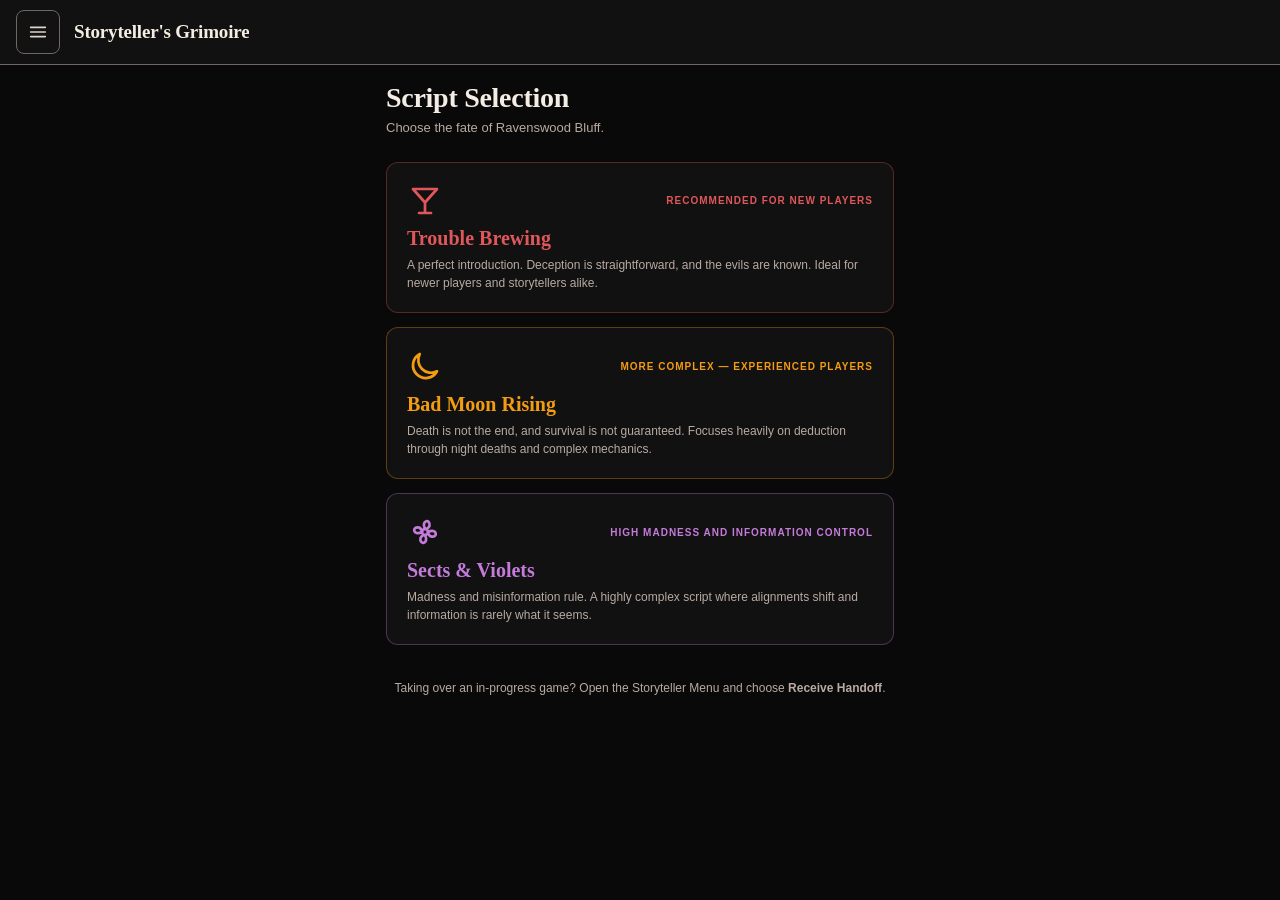
<file: index.html>
<!DOCTYPE html>
<html lang="en">
<head>
<meta charset="UTF-8">
<meta name="viewport" content="width=device-width, initial-scale=1.0">
<meta name="theme-color" content="#0a0a0a">
<title>Storyteller's Grimoire</title>
<link rel="stylesheet" href="styles/main.css">
</head>
<body>

<main id="app"></main>

<!-- Load all BOTC script data -->
<script src="scripts/runtime-config.js"></script>
<script src="scripts/icons.js"></script>
<script src="scripts/history.js"></script>
<script src="scripts/game-rules.js"></script>
<script src="scripts/email.js"></script>
<script src="scripts/trouble_brewing.js"></script>
<script src="scripts/bad_moon_rising.js"></script>
<script src="scripts/sects_and_violets.js"></script>
<script src="scripts/handoff-qr.js"></script>
<script src="scripts/common.js"></script>
<script src="scripts/handoff.js"></script>
<script>
// Start game engine
(function() {
  try {
    const saved = loadFromStorage();
    if (saved && saved._saved) {
      if (hydrateState(saved) !== false) state.showResume = true;
    } else {
      const requestedScript = new URLSearchParams(window.location.search).get("script");
      if (["tb", "bmr", "sv"].includes(requestedScript)) {
        pickScript(requestedScript);
        return;
      }
      state.screen = "select";
    }
    render();
  } catch (error) {
    console.error("Initialization error:", error);
    const app = document.getElementById("app");
    if (app) {
      app.innerHTML = `<div class="screen" role="alert" style="padding:32px;text-align:center">
        <h2 style="color:var(--red);margin-bottom:16px">Saved Session Could Not Be Loaded</h2>
        <p style="color:var(--text2);margin-bottom:8px">The saved data is incomplete or damaged. Clear it to return to script selection.</p>
        <button class="btn btn-primary" style="margin-top:16px" onclick="localStorage.removeItem('botc_storyteller_v2');localStorage.removeItem('botc_storyteller_history_v1');localStorage.removeItem('botc_storyteller_email_outbox_v1');location.assign(location.pathname)">Clear Saved Session</button>
      </div>`;
    }
  }
})();
</script>
</body>
</html>
</file>
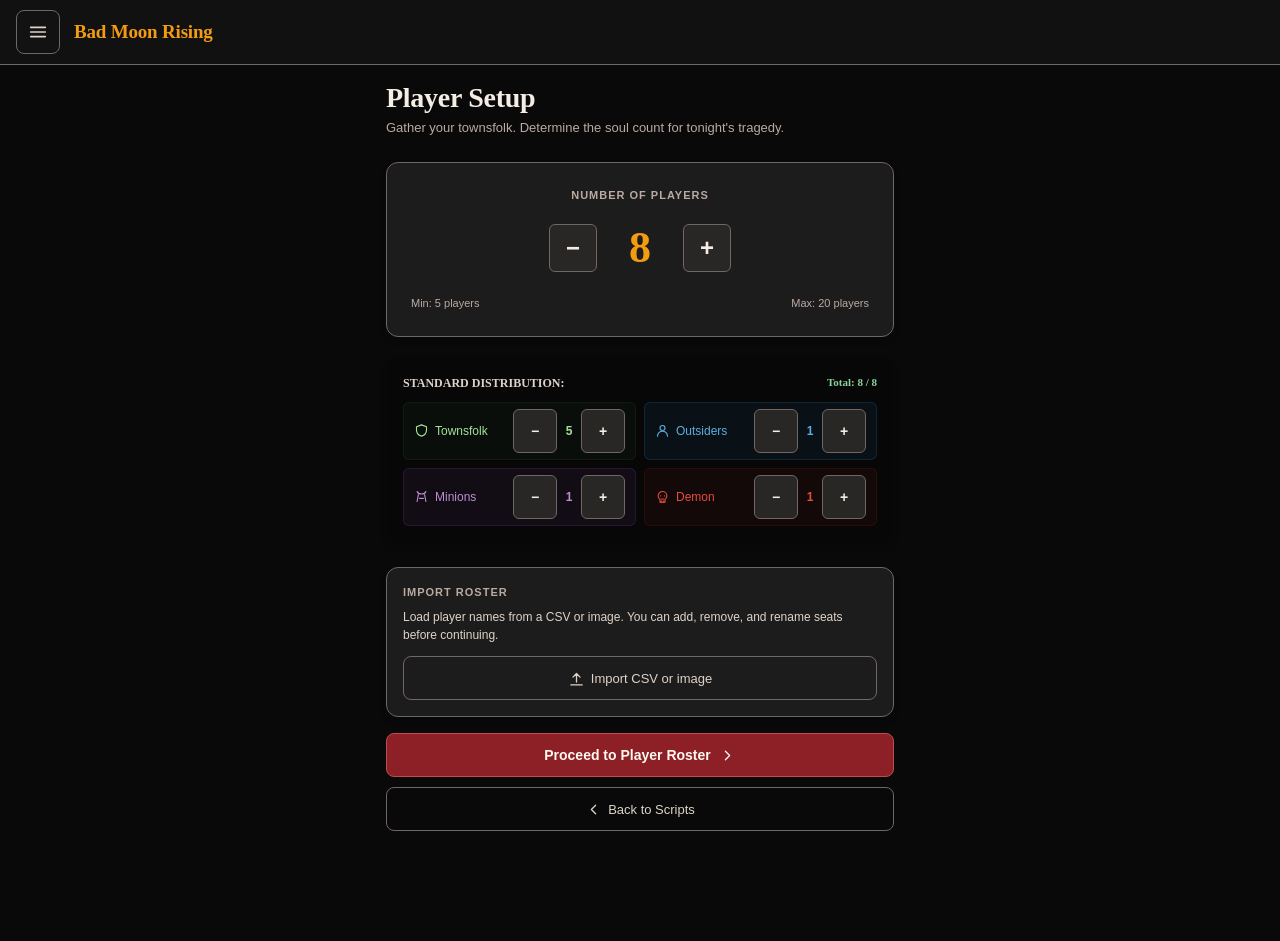
<file: bad_moon_rising.html>
<!doctype html>
<html lang="en">
<head>
  <meta charset="utf-8">
  <meta name="viewport" content="width=device-width, initial-scale=1">
  <title>Open Bad Moon Rising</title>
</head>
<body>
  <p><a href="index.html?script=bmr">Open Bad Moon Rising</a></p>
  <script>
    const params = new URLSearchParams(window.location.search);
    params.set("script", "bmr");
    window.location.replace(`index.html?${params.toString()}${window.location.hash}`);
  </script>
</body>
</html>
</file>
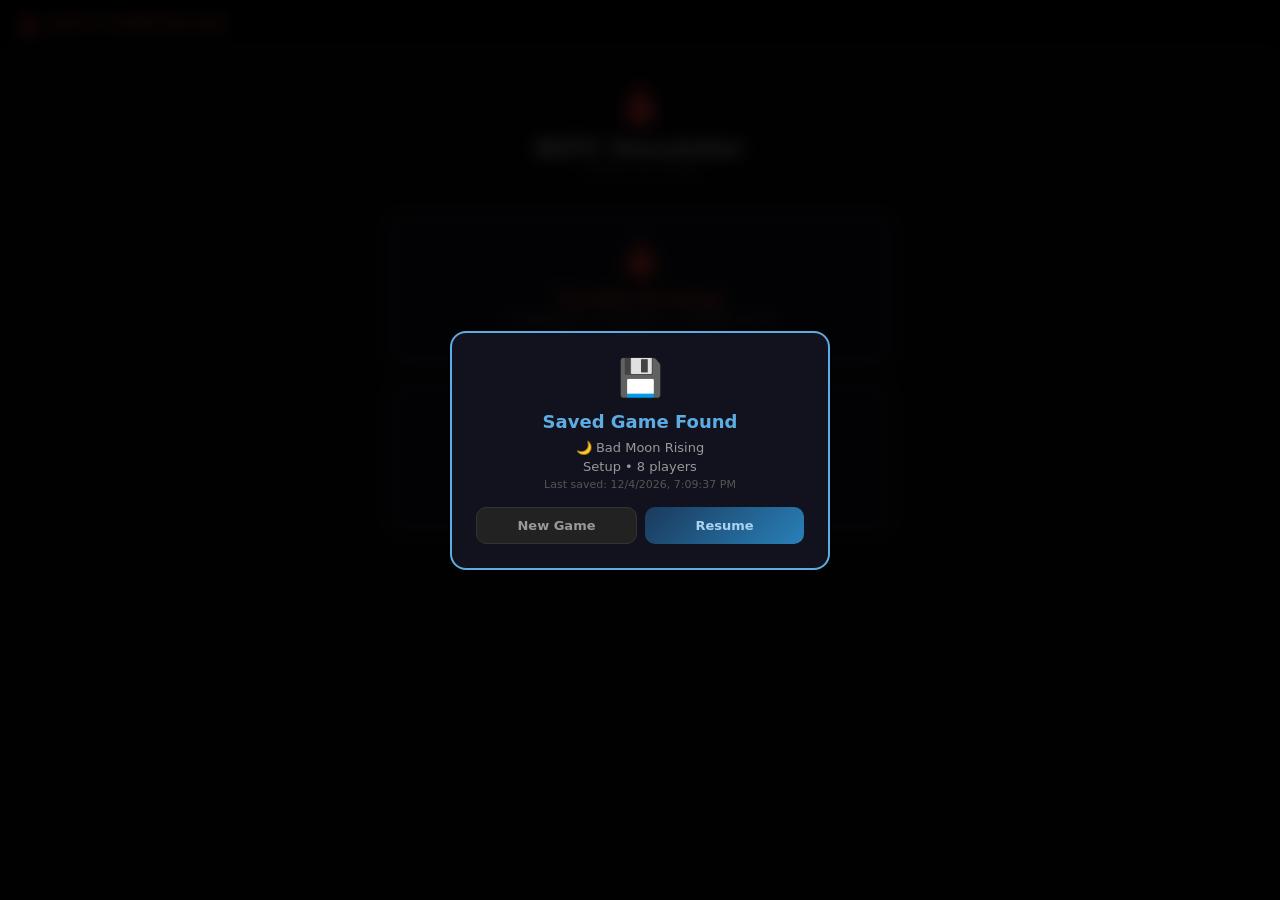
<file: old_code_for_reference.html>
<!DOCTYPE html>
<html lang="en">
<head>
<meta charset="UTF-8">
<meta name="viewport" content="width=device-width, initial-scale=1.0, user-scalable=no">
<title>🩸 BOTC Storyteller</title>
<style>
  :root {
    --bg: #0a0a12;
    --surface: #12121e;
    --surface2: #1a1a2e;
    --surface3: #252540;
    --border: #2a2a3a;
    --text: #e8e6e3;
    --text2: #999;
    --text3: #555;
    --red: #e74c3c;
    --darkred: #c0392b;
    --blue: #5dade2;
    --darkblue: #1a3a5c;
    --green: #27ae60;
    --teal: #48c9b0;
    --darkteal: #1a4a3a;
    --orange: #f39c12;
    --purple: #9b59b6;
    --indigo: #8888dd;
  }
  * { margin:0; padding:0; box-sizing:border-box; -webkit-tap-highlight-color:transparent; }
  body {
    font-family: -apple-system, 'Segoe UI', system-ui, sans-serif;
    background: var(--bg); color: var(--text);
    font-size: 14px; min-height: 100vh; overscroll-behavior: none;
  }
  button { font-family: inherit; }

  /* ── HEADER ── */
  .header {
    padding: 12px 16px; background: rgba(0,0,0,0.5);
    border-bottom: 1px solid rgba(231,76,60,0.25);
    display: flex; align-items: center; justify-content: space-between;
    position: sticky; top: 0; z-index: 100; backdrop-filter: blur(10px);
  }
  .header-title { font-weight:700; font-size:15px; letter-spacing:0.5px; }

  /* ── LAYOUT ── */
  .screen { padding: 16px; max-width: 540px; margin: 0 auto; padding-bottom: 100px; }
  .phase-badge { padding: 4px 12px; border-radius: 12px; font-size: 12px; font-weight: 600; }

  /* ── BUTTONS ── */
  .btn {
    padding: 12px 18px; border-radius: 10px; border: none;
    font-weight: 700; font-size: 14px; cursor: pointer; width: 100%;
    transition: opacity 0.15s;
  }
  .btn:active { opacity: 0.8; }
  .btn-primary { background: linear-gradient(135deg, #c0392b, #e74c3c); color: #fff; }
  .btn-blue { background: linear-gradient(135deg, #1a3a5c, #2980b9); color: #aad4f0; }
  .btn-night { background: linear-gradient(135deg, #1a1a4a, #2a2a6a); color: #8888dd; }
  .btn-day { background: linear-gradient(135deg, #4a4a1a, #6a6a2a); color: #dddd66; }
  .btn-disabled { background: #222; color: #444; cursor: not-allowed; }
  .btn-sm {
    padding: 5px 10px; border-radius: 6px; font-size: 11px; font-weight: 600;
    cursor: pointer; width: auto; border: none;
  }
  .btn-outline {
    background: none; border: 1px solid var(--border); color: var(--text2);
    padding: 6px 12px; border-radius: 6px; font-size: 12px; cursor: pointer;
  }

  /* ── INPUTS ── */
  .input {
    padding: 10px 14px; border-radius: 8px; border: 1px solid var(--border);
    background: var(--surface2); color: var(--text); font-size: 14px; outline: none;
    width: 100%; font-family: inherit;
  }
  .input:focus { border-color: var(--red); }
  select.input { -webkit-appearance: none; }

  /* ── CARDS ── */
  .card {
    padding: 12px; border-radius: 10px; margin-bottom: 8px;
    border: 1px solid var(--border); background: var(--surface);
  }

  /* ── PLAYER ROWS ── */
  .player-row {
    margin-bottom: 5px; border-radius: 10px; overflow: hidden;
    border: 1px solid; transition: border-color 0.2s;
  }
  .player-main {
    display: flex; align-items: center; gap: 8px;
    padding: 10px 12px; cursor: pointer;
  }
  .seat-num {
    width: 22px; height: 22px; border-radius: 50%;
    display: flex; align-items: center; justify-content: center;
    font-size: 10px; font-weight: 700; flex-shrink: 0; color: #fff;
  }
  .player-expand {
    padding: 8px 12px 12px; border-top: 1px solid rgba(255,255,255,0.06);
    background: rgba(0,0,0,0.2);
  }

  /* ── TABS ── */
  .tabs {
    display: flex; border-bottom: 1px solid rgba(255,255,255,0.08);
    background: rgba(0,0,0,0.2); position: sticky; top: 49px; z-index: 90;
  }
  .tab {
    flex: 1; padding: 10px 8px; background: none; border: none;
    border-bottom: 2px solid transparent; color: var(--text3);
    font-size: 12px; cursor: pointer;
  }
  .tab.active { border-bottom-color: var(--red); color: var(--red); font-weight: 600; }

  /* ── STATUS BAR ── */
  .status-bar {
    display: flex; gap: 8px; padding: 8px 16px; font-size: 11px;
    flex-wrap: wrap; background: rgba(0,0,0,0.15);
  }

  /* ── NIGHT STEP ── */
  .night-step { padding: 16px; border-radius: 12px; margin-bottom: 16px; }

  /* ── ROLE CHIPS ── */
  .role-chip {
    padding: 6px 12px; border-radius: 6px; font-size: 12px;
    cursor: pointer; transition: all 0.15s; border: 1px solid;
    display: inline-block; margin: 0 4px 4px 0;
  }

  /* ── BOTTOM BAR ── */
  .bottom-bar {
    position: fixed; bottom: 0; left: 0; right: 0;
    padding: 12px 16px; background: rgba(10,10,18,0.95);
    border-top: 1px solid rgba(255,255,255,0.1);
    display: flex; gap: 8px; backdrop-filter: blur(10px); z-index: 100;
  }

  /* ── WARNINGS ── */
  .warn { padding: 6px 8px; border-radius: 6px; font-size: 12px; font-weight: 600; margin-top: 8px; }
  .warn-red { background: rgba(231,76,60,0.12); color: var(--red); }
  .warn-orange { background: rgba(243,156,18,0.12); color: var(--orange); }
  .warn-green { background: rgba(39,174,96,0.12); color: var(--green); }

  /* ── OVERLAYS ── */
  .overlay {
    position: fixed; inset: 0; z-index: 200;
    display: flex; align-items: center; justify-content: center;
    background: rgba(0,0,0,0.85); backdrop-filter: blur(8px); padding: 16px;
  }
  .overlay-box {
    background: var(--surface); border: 1px solid var(--border);
    border-radius: 16px; padding: 24px; max-width: 380px; width: 100%;
    text-align: center;
  }
  .show-card-overlay {
    position: fixed; inset: 0; z-index: 250;
    display: flex; align-items: center; justify-content: center;
    background: rgba(0,0,0,0.92); backdrop-filter: blur(12px); cursor: pointer;
  }
  .show-card {
    text-align: center; padding: 48px 32px; border-radius: 24px;
    max-width: 340px; width: 90%;
  }
  .confirm-overlay {
    position: fixed; inset: 0; z-index: 250;
    display: flex; align-items: center; justify-content: center;
    background: rgba(0,0,0,0.8); padding: 16px;
  }
  .confirm-box {
    background: var(--surface2); border: 1px solid var(--border);
    border-radius: 16px; padding: 20px; max-width: 340px; width: 100%;
    text-align: center;
  }

  /* ── CHOICE BUTTONS ── */
  .choice-grid { display: flex; flex-wrap: wrap; gap: 8px; margin-top: 12px; }
  .choice-btn {
    padding: 10px 16px; border-radius: 10px; border: 2px solid var(--border);
    background: var(--surface2); color: var(--text); font-size: 16px; font-weight: 700;
    cursor: pointer; min-width: 52px; text-align: center;
  }
  .choice-btn:active { border-color: var(--blue); background: rgba(41,128,185,0.2); }
  .char-choice-btn {
    padding: 8px 12px; border-radius: 8px; border: 1px solid var(--border);
    background: var(--surface); color: var(--text); font-size: 13px; font-weight: 600;
    cursor: pointer; text-align: left; width: 100%;
  }
  .char-choice-btn:active { border-color: var(--blue); }

  /* ── PLAYER COUNT BUTTONS ── */
  .count-grid { display: flex; flex-wrap: wrap; gap: 8px; justify-content: center; margin: 24px 0; }
  .count-btn {
    width: 48px; height: 48px; border-radius: 50%; border: 2px solid var(--border);
    background: var(--surface2); color: var(--text2); font-size: 18px; font-weight: 700;
    cursor: pointer; display: flex; align-items: center; justify-content: center;
    transition: all 0.15s;
  }
  .count-btn:active { transform: scale(0.95); }
  .count-btn.active { border-color: var(--red); background: rgba(231,76,60,0.15); color: var(--red); }

  /* ── SCRIPT SELECTOR ── */
  .script-card {
    padding: 24px; border-radius: 16px; border: 2px solid var(--border);
    background: var(--surface); cursor: pointer; margin-bottom: 12px;
    transition: border-color 0.2s, background 0.2s;
    text-align: center;
  }
  .script-card:active { opacity: 0.85; }

  /* ── TIMER ── */
  .timer-wrap {
    padding: 16px; border-radius: 14px; margin-bottom: 12px;
    border: 2px solid var(--border); background: var(--surface);
    transition: border-color 0.3s, background 0.3s;
  }
  .timer-wrap.timer-alarm { animation: timerFlash 0.5s ease infinite alternate; border-color: var(--red); }
  @keyframes timerFlash {
    0% { background: rgba(231,76,60,0.05); }
    100% { background: rgba(231,76,60,0.2); }
  }
  .timer-phase-label {
    font-size: 11px; font-weight: 700; text-transform: uppercase;
    letter-spacing: 1.5px; text-align: center; margin-bottom: 4px;
  }
  .timer-display {
    font-size: 56px; font-weight: 900; text-align: center;
    font-variant-numeric: tabular-nums; letter-spacing: 2px; line-height: 1.1;
  }
  .timer-display.timer-low { color: var(--orange); }
  .timer-display.timer-done { color: var(--red); }
  .timer-bar-track { width: 100%; height: 6px; border-radius: 3px; background: var(--surface3); margin: 10px 0; overflow: hidden; }
  .timer-bar-fill { height: 100%; border-radius: 3px; transition: width 0.3s linear; }
  .timer-controls { display: flex; gap: 8px; justify-content: center; margin-top: 8px; }
  .timer-btn {
    padding: 10px 18px; border-radius: 10px; font-size: 13px; font-weight: 700;
    border: 1px solid var(--border); background: var(--surface2);
    color: var(--text); cursor: pointer; min-width: 80px;
  }
  .timer-btn:active { background: var(--surface3); }
  .timer-btn.active { border-color: var(--orange); color: var(--orange); }
  .timer-phases { display: flex; justify-content: center; gap: 4px; margin-bottom: 10px; }
  .timer-phase-dot {
    padding: 4px 10px; border-radius: 6px; font-size: 10px; font-weight: 700;
    background: var(--surface3); color: var(--text3);
    text-transform: uppercase; letter-spacing: 0.5px; cursor: pointer;
  }
  .timer-phase-dot.current { background: rgba(243,156,18,0.2); color: var(--orange); }
  .timer-phase-dot.done { background: rgba(46,204,113,0.15); color: var(--green); }
  .timer-settings {
    margin-top: 10px; padding: 12px; border-radius: 10px;
    background: var(--surface2); border: 1px solid var(--border);
  }
  .timer-setting-row {
    display: flex; justify-content: space-between; align-items: center;
    margin-bottom: 8px; font-size: 13px;
  }
  .timer-setting-row:last-child { margin-bottom: 0; }
  .timer-adj { display: flex; align-items: center; gap: 6px; }
  .timer-adj-btn {
    width: 32px; height: 32px; border-radius: 8px; font-size: 18px; font-weight: 700;
    border: 1px solid var(--border); background: var(--surface3);
    color: var(--text); cursor: pointer;
    display: flex; align-items: center; justify-content: center;
  }
  .timer-adj-btn:active { background: var(--surface); border-color: var(--orange); }
  .timer-adj-val { font-weight: 800; font-size: 14px; min-width: 44px; text-align: center; font-variant-numeric: tabular-nums; }

  /* ── SELECTION BUTTONS (Night Walker) ── */
  .ns-grid { display: flex; flex-wrap: wrap; gap: 6px; margin: 12px 0; }
  .ns-btn {
    padding: 10px 14px; border-radius: 10px; border: 2px solid var(--border);
    background: var(--surface2); color: var(--text); font-size: 13px; font-weight: 600;
    cursor: pointer; min-width: 80px; text-align: center; transition: all 0.15s;
  }
  .ns-btn:active { transform: scale(0.97); }
  .ns-btn.selected { border-color: var(--blue); background: rgba(41,128,185,0.2); color: var(--blue); }
  .ns-btn.none-sel { border-color: var(--text3); color: var(--text3); font-style: italic; }

  /* ── MISC ── */
  details summary { list-style: none; }
  details summary::-webkit-details-marker { display: none; }
  @keyframes fadeIn { from{opacity:0;transform:translateY(8px)} to{opacity:1;transform:translateY(0)} }
  .fade-in { animation: fadeIn 0.25s ease-out; }
</style>
</head>
<body>

<div id="app"></div>

<script>
// ══════════════════════════════════════════════════════════════════════════
// TEAM COLORS & EMOJIS (shared)
// ══════════════════════════════════════════════════════════════════════════
const TYPE_CLR = {
  townsfolk: {bg:"rgba(93,173,226,0.08)", bdr:"#2980b9", txt:"#5dade2"},
  outsider:  {bg:"rgba(72,201,176,0.08)", bdr:"#1abc9c", txt:"#48c9b0"},
  minion:    {bg:"rgba(155,89,182,0.08)", bdr:"#8e44ad", txt:"#bb8fce"},
  demon:     {bg:"rgba(231,76,60,0.08)",  bdr:"#c0392b", txt:"#e74c3c"},
};
const TEMOJI = {townsfolk:"🏘️", outsider:"🌿", minion:"🗡️", demon:"👹"};

// ══════════════════════════════════════════════════════════════════════════
// TB DATA — Trouble Brewing
// ══════════════════════════════════════════════════════════════════════════
const TB_DIST = {
  5:{t:3,o:0,m:1,d:1}, 6:{t:3,o:1,m:1,d:1},
  7:{t:5,o:0,m:1,d:1}, 8:{t:5,o:1,m:1,d:1}, 9:{t:5,o:2,m:1,d:1},
  10:{t:7,o:0,m:2,d:1}, 11:{t:7,o:1,m:2,d:1}, 12:{t:7,o:2,m:2,d:1},
  13:{t:9,o:0,m:3,d:1}, 14:{t:9,o:1,m:3,d:1}, 15:{t:9,o:2,m:3,d:1},
};

const TB_C = {
  washerwoman:{id:"washerwoman",name:"Washerwoman",team:"good",type:"townsfolk",fn:33,on:0,
    ab:"You start knowing that 1 of 2 players is a particular Townsfolk.",
    fn_r:"Show 2 players. Point to each. Show a Townsfolk character token — one of those 2 players is that character.",on_r:""},
  librarian:{id:"librarian",name:"Librarian",team:"good",type:"townsfolk",fn:34,on:0,
    ab:"You start knowing that 1 of 2 players is a particular Outsider. (Or that zero are in play.)",
    fn_r:"Show 2 players and an Outsider token (one of them is that Outsider). OR show a '0' if no Outsiders in play.",on_r:""},
  investigator:{id:"investigator",name:"Investigator",team:"good",type:"townsfolk",fn:35,on:0,
    ab:"You start knowing that 1 of 2 players is a particular Minion.",
    fn_r:"Show 2 players and a Minion token — one of them is that Minion.",on_r:""},
  chef:{id:"chef",name:"Chef",team:"good",type:"townsfolk",fn:36,on:0,
    ab:"You start knowing how many pairs of evil players there are.",
    fn_r:"Show fingers (0, 1, 2, etc.) for the number of pairs of evil players who are sitting adjacent to each other.",on_r:""},
  empath:{id:"empath",name:"Empath",team:"good",type:"townsfolk",fn:37,on:52,
    ab:"Each night, you learn how many of your 2 alive neighbours are evil.",
    fn_r:"Show fingers (0, 1, or 2) for the number of their alive neighbours who are evil.",
    on_r:"Show fingers (0, 1, or 2) for alive evil neighbours. Skip dead neighbours — count closest alive in each direction."},
  fortuneteller:{id:"fortuneteller",name:"Fortune Teller",team:"good",type:"townsfolk",fn:38,on:53,
    ab:"Each night, choose 2 players: you learn if either is a Demon. There is a good player that registers as a Demon to you.",
    fn_r:"They point at 2 players. Nod YES if either is the Demon (or the Red Herring). Shake NO otherwise.",
    on_r:"They point at 2 players. Nod YES or shake NO. Remember the Red Herring!"},
  undertaker:{id:"undertaker",name:"Undertaker",team:"good",type:"townsfolk",fn:0,on:51,
    ab:"Each night*, you learn which character died by execution today.",fn_r:"",
    on_r:"If a player was executed today, show their CHARACTER token. If no execution, do not wake."},
  monk:{id:"monk",name:"Monk",team:"good",type:"townsfolk",fn:0,on:21,
    ab:"Each night*, choose a player (not yourself): they are safe from the Demon tonight.",fn_r:"",
    on_r:"Monk points to a player (NOT themselves). That player cannot be killed by the Demon tonight."},
  ravenkeeper:{id:"ravenkeeper",name:"Ravenkeeper",team:"good",type:"townsfolk",fn:0,on:46,
    ab:"If you die at night, you are woken to choose a player: you learn their character.",fn_r:"",
    on_r:"ONLY if the Ravenkeeper died TONIGHT: wake them. They point at any player. Show that player's character token."},
  virgin:{id:"virgin",name:"Virgin",team:"good",type:"townsfolk",fn:0,on:0,
    ab:"The 1st time you are nominated, if the nominator is a Townsfolk, they are executed immediately.",fn_r:"",on_r:""},
  slayer:{id:"slayer",name:"Slayer",team:"good",type:"townsfolk",fn:0,on:0,
    ab:"Once per game, during the day, publicly choose a player: if they are the Demon, they die.",fn_r:"",on_r:""},
  soldier:{id:"soldier",name:"Soldier",team:"good",type:"townsfolk",fn:0,on:0,
    ab:"You are safe from the Demon.",fn_r:"",on_r:""},
  mayor:{id:"mayor",name:"Mayor",team:"good",type:"townsfolk",fn:0,on:0,
    ab:"If only 3 players live & no execution occurs, your team wins. If you die at night, another player might die instead.",fn_r:"",on_r:""},
  butler:{id:"butler",name:"Butler",team:"good",type:"outsider",fn:39,on:54,
    ab:"Each night, choose a player (not yourself): tomorrow, you may only vote if they are voting too.",
    fn_r:"Butler points to a player (NOT themselves). That player is their Master.",
    on_r:"Butler points to a player (NOT themselves). That is their new Master."},
  drunk:{id:"drunk",name:"Drunk",team:"good",type:"outsider",fn:0,on:0,setup:true,
    ab:"You do not know you are the Drunk. You think you are a Townsfolk, but you are not.",fn_r:"",on_r:""},
  recluse:{id:"recluse",name:"Recluse",team:"good",type:"outsider",fn:0,on:0,
    ab:"You might register as evil & as a Minion or Demon, even if dead.",fn_r:"",on_r:""},
  saint:{id:"saint",name:"Saint",team:"good",type:"outsider",fn:0,on:0,
    ab:"If you die by execution, your team loses.",fn_r:"",on_r:""},
  poisoner:{id:"poisoner",name:"Poisoner",team:"evil",type:"minion",fn:17,on:7,
    ab:"Each night, choose a player: they are poisoned tonight and tomorrow day.",
    fn_r:"Poisoner points to a player. That player is poisoned tonight and all of tomorrow day.",
    on_r:"Clear previous poison first. Poisoner points to a new target. That player is poisoned tonight and tomorrow day."},
  spy:{id:"spy",name:"Spy",team:"evil",type:"minion",fn:18,on:22,
    ab:"Each night, you see the Grimoire. You might register as good & as a Townsfolk or Outsider, even if dead.",
    fn_r:"Show the Spy the Grimoire (your phone screen with all roles visible).",
    on_r:"Show the Spy the Grimoire."},
  scarletwoman:{id:"scarletwoman",name:"Scarlet Woman",team:"evil",type:"minion",fn:0,on:25,
    ab:"If there are 5 or more players alive & the Demon dies, you become the Demon.",fn_r:"",
    on_r:"ONLY if the Demon died today AND 5+ alive: wake Scarlet Woman. Show 'You are' then Imp token."},
  baron:{id:"baron",name:"Baron",team:"evil",type:"minion",fn:0,on:0,setup:true,
    ab:"There are extra Outsiders in play. [+2 Outsiders]",fn_r:"",on_r:""},
  imp:{id:"imp",name:"Imp",team:"evil",type:"demon",fn:0,on:30,
    ab:"Each night*, choose a player: they die. If you kill yourself, a Minion becomes the Imp.",fn_r:"",
    on_r:"Imp points to a player — that player DIES. If Imp points to THEMSELVES: Imp dies, choose an alive Minion to become the new Imp."},
};

const TB_FIRST_NIGHT = [
  {id:"_minioninfo",order:10,title:"🤝 Minion Info"},
  {id:"_demoninfo",order:11,title:"😈 Demon Info"},
  {id:"poisoner",order:17},{id:"spy",order:18},
  {id:"washerwoman",order:33},{id:"librarian",order:34},{id:"investigator",order:35},
  {id:"chef",order:36},{id:"empath",order:37},{id:"fortuneteller",order:38},{id:"butler",order:39},
];
const TB_OTHER_NIGHT = [
  {id:"poisoner",order:7},{id:"monk",order:21},{id:"spy",order:22},
  {id:"scarletwoman",order:25},{id:"imp",order:30},{id:"ravenkeeper",order:46},
  {id:"undertaker",order:51},{id:"empath",order:52},{id:"fortuneteller",order:53},{id:"butler",order:54},
];

// ══════════════════════════════════════════════════════════════════════════
// BMR DATA — Bad Moon Rising
// ══════════════════════════════════════════════════════════════════════════
const BMR_DIST = {
  5:{t:3,o:0,m:1,d:1}, 6:{t:3,o:1,m:1,d:1},
  7:{t:5,o:0,m:1,d:1}, 8:{t:5,o:1,m:1,d:1}, 9:{t:5,o:2,m:1,d:1},
  10:{t:7,o:0,m:2,d:1}, 11:{t:7,o:1,m:2,d:1}, 12:{t:7,o:2,m:2,d:1},
  13:{t:9,o:0,m:3,d:1}, 14:{t:9,o:1,m:3,d:1}, 15:{t:9,o:2,m:3,d:1},
};

const BMR_C = {
  // ─── TOWNSFOLK (13) ───
  grandmother:{
    id:"grandmother", name:"Grandmother", team:"good", type:"townsfolk", fn:9, on:0,
    ab:"You start knowing a good player & their character. If the Demon kills them, you die too.",
    fn_r:"Show the Grandmother their grandchild player and that player's character token.",on_r:""},
  sailor:{
    id:"sailor", name:"Sailor", team:"good", type:"townsfolk", fn:4, on:2,
    ab:"Each night, choose an alive player: either you or they are drunk until dusk. You can't die.",
    fn_r:"Sailor points to a living player. Either the Sailor, or the chosen player, is drunk — you decide.",
    on_r:"The previously Sailor-drunk player is sober. Sailor points to a living player. Either the Sailor or their choice is drunk."},
  chambermaid:{
    id:"chambermaid", name:"Chambermaid", team:"good", type:"townsfolk", fn:11, on:17,
    ab:"Each night, choose 2 alive players (not yourself): you learn how many woke tonight due to their ability.",
    fn_r:"Chambermaid points to 2 players. Show fingers for how many of them woke tonight due to their ability.",
    on_r:"Chambermaid points to 2 players. Show fingers for how many of them woke tonight due to their ability."},
  exorcist:{
    id:"exorcist", name:"Exorcist", team:"good", type:"townsfolk", fn:0, on:8,
    ab:"Each night*, choose a player (different from last night): if they are the Demon, they don't wake tonight.",
    fn_r:"",
    on_r:"Exorcist points to a player. If the Demon: they do not wake tonight."},
  innkeeper:{
    id:"innkeeper", name:"Innkeeper", team:"good", type:"townsfolk", fn:0, on:3,
    ab:"Each night*, choose 2 players: they can't die tonight, but 1 is drunk until dusk.",
    fn_r:"",
    on_r:"Remove existing Innkeeper protections. Innkeeper points to 2 players — safe from death tonight. One is drunk — you decide."},
  gambler:{
    id:"gambler", name:"Gambler", team:"good", type:"townsfolk", fn:0, on:5,
    ab:"Each night*, choose a player & guess their character: if you guess wrong, you die.",
    fn_r:"",
    on_r:"Gambler points to a player and a character on their sheet. If wrong, Gambler dies."},
  gossip:{
    id:"gossip", name:"Gossip", team:"good", type:"townsfolk", fn:0, on:13,
    ab:"Each day, you may make a public statement. Tonight, if it was true, a player dies.",
    fn_r:"",
    on_r:"If the Gossip's public statement today was true, choose a player — they die tonight."},
  courtier:{
    id:"courtier", name:"Courtier", team:"good", type:"townsfolk", fn:5, on:4,
    ab:"Once per game, at night, choose a character: they are drunk for 3 nights & 3 days.",
    fn_r:"Courtier may choose a character. That character is drunk 3N/3D.",
    on_r:"Reduce courtier timer. If not used: Courtier may choose a character — drunk 3N/3D."},
  professor:{
    id:"professor", name:"Professor", team:"good", type:"townsfolk", fn:0, on:12,
    ab:"Once per game, at night*, choose a dead player: if they are a Townsfolk, they are resurrected.",
    fn_r:"",
    on_r:"Professor may choose a dead player. If Townsfolk, they are resurrected."},
  minstrel:{
    id:"minstrel", name:"Minstrel", team:"good", type:"townsfolk", fn:0, on:0,
    ab:"When a Minion dies by execution, all other players (except Travellers) are drunk until dusk tomorrow.",
    fn_r:"",on_r:""},
  tealady:{
    id:"tealady", name:"Tea Lady", team:"good", type:"townsfolk", fn:0, on:0,
    ab:"If both your alive neighbours are good, they can't die.",
    fn_r:"",on_r:""},
  pacifist:{
    id:"pacifist", name:"Pacifist", team:"good", type:"townsfolk", fn:0, on:0,
    ab:"Executed good players might not die.",
    fn_r:"",on_r:""},
  fool:{
    id:"fool", name:"Fool", team:"good", type:"townsfolk", fn:0, on:0,
    ab:"The first time you die, you don't.",
    fn_r:"",on_r:""},
  // ─── OUTSIDERS (4) ───
  tinker:{
    id:"tinker", name:"Tinker", team:"good", type:"outsider", fn:0, on:14,
    ab:"You might die at any time.",
    fn_r:"",
    on_r:"The Storyteller may kill the Tinker at any time. You decide."},
  moonchild:{
    id:"moonchild", name:"Moonchild", team:"good", type:"outsider", fn:0, on:15,
    ab:"When you learn that you died, publicly choose 1 alive player. Tonight, if it was a good player, they die.",
    fn_r:"",
    on_r:"If Moonchild chose a GOOD player today, that player dies."},
  goon:{
    id:"goon", name:"Goon", team:"good", type:"outsider", fn:0, on:0,
    ab:"Each night, the 1st player to choose you with their ability is drunk until dusk. You become their alignment.",
    fn_r:"",on_r:""},
  lunatic:{
    id:"lunatic", name:"Lunatic", team:"good", type:"outsider", fn:1, on:7,
    ab:"You think you are a Demon, but you are not. The Demon knows who you are & who you choose at night.",
    fn_r:"Show fake Minion info + 3 bluffs as if they are the Demon.",
    on_r:"Let the Lunatic act as the Demon. Show choices to real Demon."},
  // ─── MINIONS (4) ───
  godfather:{
    id:"godfather", name:"Godfather", team:"evil", type:"minion", fn:6, on:11,
    ab:"You start knowing which Outsiders are in play. If 1 died today, choose a player tonight: they die. [-1 or +1 Outsider]",
    fn_r:"Show the Godfather which Outsiders are in play.",
    on_r:"If an Outsider died today: Godfather points to a player — they die."},
  devilsadvocate:{
    id:"devilsadvocate", name:"Devil's Advocate", team:"evil", type:"minion", fn:7, on:6,
    ab:"Each night, choose a living player (different from last night): if they are executed tomorrow, they don't die.",
    fn_r:"Devil's Advocate points to a player — that player is safe from execution tomorrow.",
    on_r:"Devil's Advocate points to a player (different from last night) — safe from execution tomorrow."},
  assassin:{
    id:"assassin", name:"Assassin", team:"evil", type:"minion", fn:0, on:10,
    ab:"Once per game, at night*, choose a player: they die, even if for some reason they could not.",
    fn_r:"",
    on_r:"Once per game: Assassin may choose a player — they die. Bypasses ALL protection."},
  mastermind:{
    id:"mastermind", name:"Mastermind", team:"evil", type:"minion", fn:0, on:0,
    ab:"If the Demon dies by execution (not the Imp), play for 1 more day. If a player is then executed, their team loses.",
    fn_r:"",on_r:""},
  // ─── DEMONS (4) ───
  zombuul:{
    id:"zombuul", name:"Zombuul", team:"evil", type:"demon", fn:0, on:9,
    ab:"Each night*, if no-one died today, choose a player: they die. The 1st time you die, you live but register as dead.",
    fn_r:"",
    on_r:"If nobody died today: Zombuul points to a player — they die."},
  pukka:{
    id:"pukka", name:"Pukka", team:"evil", type:"demon", fn:8, on:9,
    ab:"Each night, choose a player: they are poisoned. The previously poisoned player dies then becomes healthy.",
    fn_r:"Pukka points to a player — that player is poisoned.",
    on_r:"The previously poisoned player dies. Pukka points to a new player — they are poisoned."},
  shabaloth:{
    id:"shabaloth", name:"Shabaloth", team:"evil", type:"demon", fn:0, on:9,
    ab:"Each night*, choose 2 players: they die. A dead player you chose last night might be regurgitated.",
    fn_r:"",
    on_r:"May regurgitate a player killed last night (they come back to life). Then choose 2 players — they die."},
  po:{
    id:"po", name:"Po", team:"evil", type:"demon", fn:0, on:9,
    ab:"Each night*, you may choose a player: they die. If your last choice was no-one, choose 3 players tonight.",
    fn_r:"",
    on_r:"Po may choose a player — they die. If Po chose nobody last night, Po MUST choose 3 — they die."},
};

// BMR Night Orders (matches official night sheet)
const BMR_FIRST_NIGHT = [
  {id:"_minioninfo",      order:1,  title:"🤝 Minion Info"},
  {id:"lunatic_info",     order:2,  title:"🌙 Lunatic (Info)"},
  {id:"_demoninfo",       order:3,  title:"😈 Demon Info"},
  {id:"sailor",           order:4,  title:"⛵ Sailor"},
  {id:"courtier",         order:5,  title:"🍷 Courtier"},
  {id:"godfather",        order:6,  title:"🎩 Godfather"},
  {id:"devilsadvocate",   order:7,  title:"⚖️ Devil's Advocate"},
  {id:"lunatic_action",   order:8,  title:"🌙 Lunatic (Action)"},
  {id:"pukka",            order:9,  title:"🐍 Pukka"},
  {id:"grandmother",      order:10, title:"👵 Grandmother"},
  {id:"chambermaid",      order:11, title:"🛏️ Chambermaid"},
  {id:"_goon",            order:12, title:"🔄 Goon (passive)"},
];
const BMR_OTHER_NIGHT = [
  {id:"_minstrel",        order:1,  title:"🎵 Minstrel (cleanup)"},
  {id:"sailor",           order:2,  title:"⛵ Sailor"},
  {id:"innkeeper",        order:3,  title:"🍺 Innkeeper"},
  {id:"courtier",         order:4,  title:"🍷 Courtier"},
  {id:"gambler",          order:5,  title:"🎲 Gambler"},
  {id:"devilsadvocate",   order:6,  title:"⚖️ Devil's Advocate"},
  {id:"lunatic",          order:7,  title:"🌙 Lunatic"},
  {id:"exorcist",         order:8,  title:"✝️ Exorcist"},
  {id:"_demon",           order:9,  title:"👹 Demon"},
  {id:"assassin",         order:10, title:"🗡️ Assassin"},
  {id:"godfather",        order:11, title:"🎩 Godfather"},
  {id:"professor",        order:12, title:"📚 Professor"},
  {id:"gossip",           order:13, title:"💬 Gossip"},
  {id:"tinker",           order:14, title:"🔧 Tinker"},
  {id:"moonchild",        order:15, title:"🌙 Moonchild"},
  {id:"_grandmother",     order:16, title:"👵 Grandmother (passive)"},
  {id:"chambermaid",      order:17, title:"🛏️ Chambermaid"},
  {id:"_goon",            order:18, title:"🔄 Goon (passive)"},
];

// ══════════════════════════════════════════════════════════════════════════
// SCRIPT MODULES
// ══════════════════════════════════════════════════════════════════════════
const TB = {
  id: "tb",
  name: "Trouble Brewing",
  emoji: "🩸",
  color: "#e74c3c",
  tagline: "Recommended for new players",
  desc: "13 Townsfolk • 4 Outsiders • 4 Minions • Imp",
  C: TB_C,
  DIST: TB_DIST,
  FIRST_NIGHT: TB_FIRST_NIGHT,
  OTHER_NIGHT: TB_OTHER_NIGHT,
  demonFixed: true,       // Imp is the only demon
  defaultDemon: ["imp"],
  hasDrunk: true,         // Needs Drunk-believes-as picker
};

const BMR = {
  id: "bmr",
  name: "Bad Moon Rising",
  emoji: "🌙",
  color: "#f39c12",
  tagline: "More complex — experienced players",
  desc: "13 Townsfolk • 4 Outsiders • 4 Minions • 4 Demons",
  C: BMR_C,
  DIST: BMR_DIST,
  FIRST_NIGHT: BMR_FIRST_NIGHT,
  OTHER_NIGHT: BMR_OTHER_NIGHT,
  demonFixed: false,      // Choose from 4 demons
  defaultDemon: [],
  hasDrunk: false,
};

// ── Script accessor ──
function S() { return state.scriptId === "tb" ? TB : BMR; }

// ══════════════════════════════════════════════════════════════════════════
// UTILITIES
// ══════════════════════════════════════════════════════════════════════════
function esc(s) { if(!s)return""; return String(s).replace(/&/g,"&amp;").replace(/</g,"&lt;").replace(/>/g,"&gt;").replace(/"/g,"&quot;"); }
function deepCopy(o) { return JSON.parse(JSON.stringify(o)); }
function shuffle(a) { const b=[...a]; for(let i=b.length-1;i>0;i--){const j=Math.floor(Math.random()*(i+1));[b[i],b[j]]=[b[j],b[i]];} return b; }
function formatTime(secs) { const m=Math.floor(secs/60); const s=secs%60; return `${m}:${s<10?'0':''}${s}`; }

// ══════════════════════════════════════════════════════════════════════════
// STATE
// ══════════════════════════════════════════════════════════════════════════
let state = {
  screen: "select",       // select | count | names | characters | showroles | game
  scriptId: null,         // "tb" | "bmr"
  playerCount: 10,
  names: [],
  nameInput: "",

  // Character selection
  selTF: [], selOS: [], selMN: [], selDM: [],
  godfatherOutsiderMod: 0, // BMR only: -1, 0, +1
  drunkAs: "",              // TB only: which TF the Drunk believes they are

  // Game state
  gs: null,

  // UI state
  tab: "grimoire",
  expandedPlayer: -1,
  nightPhase: "none",
  nightStep: 0,
  nightStepData: {},
  undoStack: [],
  confirm: null,
  timer: null,

  // Overlay state
  showingRoleFor: -1,
  showCard: null,
  rolesShown: [],

  // Timer
  timer: { phase:0, running:false, paused:false, seconds:0, totalSeconds:0, alarm:false, intervalId:null, durations:[180,120,30], showSettings:false },
};

// ══════════════════════════════════════════════════════════════════════════
// SAVE / LOAD
// ══════════════════════════════════════════════════════════════════════════
const SAVE_KEY = "botc_storyteller_v2";
const LISTS_KEY = "botc_player_lists";

function autoSave() {
  try {
    localStorage.setItem(SAVE_KEY, JSON.stringify({
      _v: 2, _saved: Date.now(),
      screen: state.screen, scriptId: state.scriptId,
      playerCount: state.playerCount, names: state.names,
      selTF: state.selTF, selOS: state.selOS, selMN: state.selMN, selDM: state.selDM,
      godfatherOutsiderMod: state.godfatherOutsiderMod, drunkAs: state.drunkAs,
      gs: state.gs, tab: state.tab, nightStep: state.nightStep,
      nightPhase: state.nightPhase, undoStack: state.undoStack,
      rolesShown: state.rolesShown,
    }));
  } catch(e) {}
}

function loadFromStorage() {
  try {
    const raw = localStorage.getItem(SAVE_KEY);
    return raw ? JSON.parse(raw) : null;
  } catch(e) { return null; }
}

function clearSave() {
  try { localStorage.removeItem(SAVE_KEY); } catch(e) {}
}

function resumeGame() {
  const saved = loadFromStorage();
  if (!saved) return;
  Object.assign(state, {
    screen: saved.screen, scriptId: saved.scriptId,
    playerCount: saved.playerCount, names: saved.names || [],
    selTF: saved.selTF || [], selOS: saved.selOS || [],
    selMN: saved.selMN || [], selDM: saved.selDM || [],
    godfatherOutsiderMod: saved.godfatherOutsiderMod || 0,
    drunkAs: saved.drunkAs || "",
    gs: saved.gs, tab: saved.tab || "grimoire",
    nightStep: saved.nightStep || 0, nightPhase: saved.nightPhase || "none",
    undoStack: saved.undoStack || [],
    rolesShown: saved.rolesShown || [],
    expandedPlayer: -1, confirm: null, showCard: null, showingRoleFor: -1,
    timer: null,
  });
  state.showResume = false;
  render();
}

function newGame() {
  clearSave();
  state = {
    screen: "select", scriptId: null, playerCount: 10,
    names: [], nameInput: "",
    selTF: [], selOS: [], selMN: [], selDM: [],
    godfatherOutsiderMod: 0, drunkAs: "",
    gs: null, tab: "grimoire", expandedPlayer: -1,
    nightPhase: "none", nightStep: 0, nightStepData: {},
    undoStack: [], confirm: null,
    showingRoleFor: -1, showCard: null, rolesShown: [],
    timer: { phase:0, running:false, paused:false, seconds:0, totalSeconds:0, alarm:false, intervalId:null, durations:[180,120,30], showSettings:false },
  };
  render();
}

// Player Lists
function savePlayerList(name) {
  try {
    const lists = JSON.parse(localStorage.getItem(LISTS_KEY) || "[]");
    lists.push({ name, players: [...state.names], count: state.playerCount, saved: Date.now() });
    localStorage.setItem(LISTS_KEY, JSON.stringify(lists.slice(-20))); // Max 20 lists
  } catch(e) {}
}
function getPlayerLists() {
  try { return JSON.parse(localStorage.getItem(LISTS_KEY) || "[]"); } catch(e) { return []; }
}
function deletePlayerList(idx) {
  try {
    const lists = getPlayerLists();
    lists.splice(idx, 1);
    localStorage.setItem(LISTS_KEY, JSON.stringify(lists));
  } catch(e) {}
  render();
}
function loadPlayerList(idx) {
  const lists = getPlayerLists();
  if (!lists[idx]) return;
  const list = lists[idx];
  state.names = [...list.players];
  state.playerCount = list.count;
  state.showLoadList = false;
  autoSave();
  render();
}

// ══════════════════════════════════════════════════════════════════════════
// UNDO
// ══════════════════════════════════════════════════════════════════════════
function pushUndo() {
  if (!state.gs) return;
  state.undoStack = [...state.undoStack, deepCopy(state.gs)].slice(-5);
}
function undoAction() {
  if (state.undoStack.length === 0) return;
  const stack = [...state.undoStack];
  state.gs = stack.pop();
  state.undoStack = stack;
  autoSave();
  render();
}

// ══════════════════════════════════════════════════════════════════════════
// RENDER ENGINE
// ══════════════════════════════════════════════════════════════════════════
function render() {
  const app = document.getElementById("app");
  // Track screen changes for fade-in
  const screenChanged = state._lastScreen !== state.screen;
  state._lastScreen = state.screen;
  state._fadeIn = screenChanged;
  let html = renderHeader();

  switch (state.screen) {
    case "select":     html += renderSelectScreen(); break;
    case "count":      html += renderCountScreen(); break;
    case "names":      html += renderNamesScreen(); break;
    case "characters": html += renderCharScreen(); break;
    case "showroles":  html += renderShowRolesScreen(); break;
    case "game":       html += renderGameScreen(); break;
  }

  html += renderOverlays();
  app.innerHTML = html;

  // Auto-focus name input if on names screen
  if (state.screen === "names" && state.names.length < state.playerCount) {
    setTimeout(() => { const el = document.getElementById("nameInput"); if (el && !el.value) el.focus(); }, 50);
  }
}

// ══════════════════════════════════════════════════════════════════════════
// HEADER
// ══════════════════════════════════════════════════════════════════════════
function renderHeader() {
  const s = state.scriptId ? S() : null;
  const titleColor = s ? s.color : "var(--red)";
  const titleText = s ? s.name : "BOTC STORYTELLER";

  let badge = "";
  if (state.gs) {
    const isNight = state.gs.phase === "night";
    badge = `<div class="phase-badge" style="background:${isNight?"#1a1a3a":"#3a3a1a"};border:1px solid ${isNight?"#4a4a8a":"#8a8a4a"};color:${isNight?"#8888dd":"#cccc44"}">
      ${isNight?"🌙":"☀️"} ${isNight?"Night":"Day"} ${state.gs.dayNum||1}
    </div>`;
  }

  let rightBtns = "";
  if (state.screen === "game" || state.screen === "showroles") {
    rightBtns = `<button class="btn-outline" style="font-size:11px;padding:4px 8px;color:var(--red);border-color:var(--red)"
      onclick="state.confirm={msg:'Start a completely new game? Current progress will be lost.',onYes:'newGame'};render()">New Game</button>`;
  }

  return `<div class="header">
    <div style="display:flex;align-items:center;gap:8px">
      <span style="font-size:20px">${s ? s.emoji : '🩸'}</span>
      <span class="header-title" style="color:${titleColor}">${titleText}</span>
    </div>
    <div style="display:flex;align-items:center;gap:8px">${rightBtns}${badge}</div>
  </div>`;
}

// ══════════════════════════════════════════════════════════════════════════
// OVERLAYS (Confirm, Show Card, Role Reveal, Resume)
// ══════════════════════════════════════════════════════════════════════════
function renderOverlays() {
  let html = "";

  // Resume prompt
  if (state.showResume) {
    const saved = loadFromStorage();
    const when = saved?._saved ? new Date(saved._saved).toLocaleString() : "unknown";
    const sData = saved?.scriptId === "tb" ? TB : BMR;
    const sName = sData?.name || "Unknown";
    const sEmoji = sData?.emoji || "🩸";
    const phase = saved?.gs ? `${saved.gs.phase==="night"?"🌙 Night":"☀️ Day"} ${saved.gs.dayNum||1}` : "Setup";
    const pCount = saved?.gs?.players?.length || saved?.playerCount || "?";

    html += `<div class="overlay" style="z-index:220">
      <div class="overlay-box" style="border:2px solid var(--blue)">
        <div style="font-size:36px;margin-bottom:12px">💾</div>
        <div style="font-size:18px;font-weight:700;color:var(--blue);margin-bottom:8px">Saved Game Found</div>
        <div style="font-size:13px;color:var(--text2);margin-bottom:4px">${sEmoji} ${sName}</div>
        <div style="font-size:13px;color:var(--text2);margin-bottom:4px">${phase} • ${pCount} players</div>
        <div style="font-size:11px;color:var(--text3);margin-bottom:16px">Last saved: ${when}</div>
        <div style="display:flex;gap:8px">
          <button class="btn" style="flex:1;padding:10px;background:#222;color:var(--text2);border:1px solid #333;font-size:13px" onclick="newGame()">New Game</button>
          <button class="btn btn-blue" style="flex:1;padding:10px;font-size:13px" onclick="resumeGame()">Resume</button>
        </div>
      </div>
    </div>`;
  }

  // Confirm dialog
  if (state.confirm) {
    html += `<div class="confirm-overlay">
      <div class="confirm-box">
        <div style="font-size:36px;margin-bottom:12px">⚠️</div>
        <div style="font-size:14px;color:var(--text);margin-bottom:16px;line-height:1.5">${state.confirm.msg}</div>
        <div style="display:flex;gap:8px">
          <button class="btn" style="flex:1;padding:10px;background:#222;color:var(--text2);border:1px solid #333;font-size:13px" onclick="state.confirm=null;render()">Cancel</button>
          <button class="btn btn-primary" style="flex:1;padding:10px;font-size:13px" onclick="${state.confirm.onYes}();state.confirm=null;">Confirm</button>
        </div>
      </div>
    </div>`;
  }

  // Show Card overlay
  if (state.showCard) {
    const sc = state.showCard;
    html += `<div class="show-card-overlay" onclick="state.showCard=null;render()">
      <div class="show-card" style="background:${sc.bg||'#111'};border:3px solid ${sc.borderColor||'#444'}">
        <div style="font-size:64px;margin-bottom:16px">${sc.emoji||''}</div>
        <div style="font-size:${sc.fontSize||'28'}px;font-weight:700;color:${sc.color||'#fff'};margin-bottom:8px">${sc.title||''}</div>
        ${sc.subtitle?`<div style="font-size:14px;color:var(--text2);margin-bottom:12px">${sc.subtitle}</div>`:''}
        ${sc.text?`<div style="font-size:15px;color:#ccc;line-height:1.5;padding:12px;background:rgba(0,0,0,0.3);border-radius:10px">${sc.text}</div>`:''}
        <div style="font-size:11px;color:var(--text3);margin-top:16px">tap anywhere to dismiss</div>
      </div>
    </div>`;
  }

  // Role reveal overlay
  if (state.showingRoleFor >= 0 && state.gs) {
    const p = state.gs.players[state.showingRoleFor];
    const c = S().C;
    const ch = c[p.actual];
    const showCh = (p.actual === "drunk" && p.believed) ? c[p.believed] : ch;
    const clr = TYPE_CLR[showCh?.type || "townsfolk"];
    html += `<div class="show-card-overlay" onclick="state.showingRoleFor=-1;render()">
      <div class="show-card" style="background:linear-gradient(135deg,#0d0d1a,${clr.bg});border:3px solid ${clr.bdr}">
        <div style="font-size:64px;margin-bottom:12px">${TEMOJI[showCh?.type||"townsfolk"]}</div>
        <div style="font-size:13px;color:var(--text3);text-transform:uppercase;letter-spacing:2px;margin-bottom:4px">${(showCh?.type||"").toUpperCase()}</div>
        <div style="font-size:28px;font-weight:700;color:${clr.txt};margin-bottom:16px">${showCh?.name||''}</div>
        <div style="font-size:14px;color:#ccc;line-height:1.6;padding:12px 16px;background:rgba(0,0,0,0.3);border-radius:10px">${esc(showCh?.ab||'')}</div>
        ${ch?.team==="evil"?`<div style="margin-top:12px;padding:6px 16px;background:rgba(231,76,60,0.2);border-radius:8px;font-size:13px;color:var(--red);font-weight:700">😈 YOU ARE EVIL</div>`:''}
        <div style="font-size:11px;color:var(--text3);margin-top:16px">tap anywhere to dismiss</div>
      </div>
    </div>`;
  }

  return html;
}

// ══════════════════════════════════════════════════════════════════════════
// SCREEN: Script Selector
// ══════════════════════════════════════════════════════════════════════════
function renderSelectScreen() {
  return `<div class="screen${state._fadeIn?' fade-in':''}" style="padding-top:32px">
    <div style="text-align:center;margin-bottom:32px">
      <div style="font-size:40px;margin-bottom:8px">🩸</div>
      <h1 style="font-size:22px;font-weight:800;color:var(--text);margin-bottom:4px">BOTC Storyteller</h1>
      <p style="color:var(--text3);font-size:13px">Choose your script</p>
    </div>

    <div class="script-card" style="border-color:${TB.color}44" onclick="selectScript('tb')">
      <div style="font-size:36px;margin-bottom:8px">${TB.emoji}</div>
      <div style="font-size:18px;font-weight:700;color:${TB.color};margin-bottom:4px">${TB.name}</div>
      <div style="font-size:12px;color:var(--text2);margin-bottom:2px">${TB.desc}</div>
      <div style="font-size:11px;color:var(--text3)">${TB.tagline}</div>
    </div>

    <div class="script-card" style="border-color:${BMR.color}44" onclick="selectScript('bmr')">
      <div style="font-size:36px;margin-bottom:8px">${BMR.emoji}</div>
      <div style="font-size:18px;font-weight:700;color:${BMR.color};margin-bottom:4px">${BMR.name}</div>
      <div style="font-size:12px;color:var(--text2);margin-bottom:2px">${BMR.desc}</div>
      <div style="font-size:11px;color:var(--text3)">${BMR.tagline}</div>
    </div>
  </div>`;
}

function selectScript(id) {
  state.scriptId = id;
  state.selDM = S().demonFixed ? [...S().defaultDemon] : [];
  state.screen = "count";
  autoSave();
  render();
}

// ══════════════════════════════════════════════════════════════════════════
// SCREEN: Player Count
// ══════════════════════════════════════════════════════════════════════════
function renderCountScreen() {
  const s = S();
  const d = s.DIST[state.playerCount];

  let buttons = "";
  for (let n = 5; n <= 15; n++) {
    const active = n === state.playerCount;
    buttons += `<button class="count-btn ${active?'active':''}" onclick="setPlayerCount(${n})">${n}</button>`;
  }

  return `<div class="screen${state._fadeIn?' fade-in':''}" style="text-align:center;padding-top:32px">
    <h2 style="color:${s.color};margin-bottom:4px;font-size:20px">${s.emoji} ${s.name}</h2>
    <p style="color:var(--text2);font-size:13px;margin-bottom:8px">How many players? (not counting Storyteller)</p>

    <div class="count-grid">${buttons}</div>

    <div class="card" style="text-align:left;margin-bottom:24px">
      <div style="font-weight:600;margin-bottom:6px;font-size:13px;color:var(--text2)">Distribution for ${state.playerCount} players:</div>
      <div style="display:flex;gap:10px;flex-wrap:wrap;font-size:13px">
        <span style="color:${TYPE_CLR.townsfolk.txt}">🏘️ ${d.t} Townsfolk</span>
        <span style="color:${TYPE_CLR.outsider.txt}">🌿 ${d.o} Outsiders</span>
        <span style="color:${TYPE_CLR.minion.txt}">🗡️ ${d.m} Minions</span>
        <span style="color:${TYPE_CLR.demon.txt}">👹 ${d.d||1} Demon</span>
      </div>
    </div>

    <button class="btn btn-primary" style="background:linear-gradient(135deg,${s.color}cc,${s.color})" onclick="goToNames()">Enter Player Names →</button>
    <button class="btn-outline" style="margin-top:12px;width:100%" onclick="state.screen='select';state.scriptId=null;render()">← Change Script</button>
  </div>`;
}

function setPlayerCount(n) {
  state.playerCount = n;
  state.names = state.names.slice(0, n);
  autoSave();
  render();
}

function goToNames() {
  state.screen = "names";
  autoSave();
  render();
}

// ══════════════════════════════════════════════════════════════════════════
// SCREEN: Names
// ══════════════════════════════════════════════════════════════════════════
function renderNamesScreen() {
  const count = state.playerCount;
  const names = state.names;
  const lists = getPlayerLists();

  let list = "";
  names.forEach((n, i) => {
    list += `<div style="display:flex;align-items:center;gap:8px;padding:8px 12px;margin-bottom:4px;background:rgba(255,255,255,0.03);border-radius:8px;border:1px solid rgba(255,255,255,0.06)">
      <span style="width:24px;height:24px;border-radius:50%;background:${S().color};display:flex;align-items:center;justify-content:center;font-size:11px;font-weight:700;flex-shrink:0">${i+1}</span>
      <span style="flex:1;font-weight:500">${esc(n)}</span>
      <button class="btn-outline" style="padding:2px 6px;font-size:12px" onclick="moveName(${i},-1)" ${i===0?"disabled":""}>↑</button>
      <button class="btn-outline" style="padding:2px 6px;font-size:12px" onclick="moveName(${i},1)" ${i===names.length-1?"disabled":""}>↓</button>
      <button class="btn-outline" style="padding:2px 6px;font-size:12px;color:var(--red);border-color:var(--red)" onclick="removeName(${i})">✕</button>
    </div>`;
  });

  const canProceed = names.length === count;

  // Save/Load list buttons
  let listBtns = "";
  if (canProceed) {
    listBtns += `<button class="btn-outline" style="margin-right:8px;font-size:11px" onclick="promptSaveList()">💾 Save List</button>`;
  }
  if (lists.length > 0) {
    listBtns += `<button class="btn-outline" style="font-size:11px" onclick="state.showLoadList=!state.showLoadList;render()">📋 Load List (${lists.length})</button>`;
  }

  // Load list panel
  let loadPanel = "";
  if (state.showLoadList && lists.length > 0) {
    loadPanel = `<div class="card" style="margin-bottom:12px;border-color:rgba(93,173,226,0.3)">
      <div style="font-weight:600;font-size:12px;color:var(--blue);margin-bottom:8px">Saved Player Lists</div>`;
    lists.forEach((l, i) => {
      loadPanel += `<div style="display:flex;justify-content:space-between;align-items:center;padding:6px 0;border-bottom:1px solid rgba(255,255,255,0.04)">
        <div onclick="loadPlayerList(${i})" style="cursor:pointer;flex:1">
          <div style="font-weight:600;font-size:13px">${esc(l.name)}</div>
          <div style="font-size:11px;color:var(--text3)">${l.count}p • ${l.players.slice(0,3).join(", ")}${l.count>3?"...":""}</div>
        </div>
        <button class="btn-outline" style="padding:2px 6px;font-size:11px;color:var(--red);border-color:var(--red)" onclick="deletePlayerList(${i})">✕</button>
      </div>`;
    });
    loadPanel += `</div>`;
  }

  return `<div class="screen${state._fadeIn?' fade-in':''}">
    <div style="display:flex;justify-content:space-between;align-items:center;margin-bottom:12px">
      <div>
        <h2 style="font-size:18px;color:${S().color}">Player Names</h2>
        <p style="color:var(--text2);font-size:12px">${names.length}/${count} — clockwise seating order</p>
      </div>
      <button class="btn-outline" onclick="state.screen='count';render()">← Back</button>
    </div>
    <div style="margin-bottom:12px">${listBtns}</div>
    ${loadPanel}
    ${names.length < count ? `<div style="display:flex;gap:8px;margin-bottom:16px">
      <input class="input" id="nameInput" placeholder="Player name..." value="${esc(state.nameInput)}"
        onkeydown="if(event.key==='Enter')addName()" oninput="state.nameInput=this.value" style="flex:1">
      <button class="btn btn-primary" style="width:auto;padding:10px 18px;background:${S().color}" onclick="addName()">Add</button>
    </div>` : ""}
    <div style="margin-bottom:16px">${list || '<div style="text-align:center;padding:20px;color:var(--text3)">No players added yet</div>'}</div>
    <button class="btn ${canProceed?'btn-primary':'btn-disabled'}" ${canProceed?"":'disabled'}
      style="${canProceed?'background:'+S().color:''}"
      onclick="goToCharacters()">
      ${canProceed ? "Select Characters →" : `Add ${count - names.length} more player${count-names.length>1?"s":""}`}
    </button>
  </div>`;
}

function addName() {
  const n = state.nameInput.trim();
  if (!n || state.names.length >= state.playerCount) return;
  if (state.names.find(x => x.toLowerCase() === n.toLowerCase())) return;
  state.names = [...state.names, n];
  state.nameInput = "";
  autoSave();
  render();
}
function removeName(i) { state.names.splice(i, 1); autoSave(); render(); }
function moveName(i, d) {
  const a = [...state.names]; const t = i + d;
  if (t < 0 || t >= a.length) return;
  [a[i], a[t]] = [a[t], a[i]];
  state.names = a; autoSave(); render();
}
function goToCharacters() {
  state.screen = "characters";
  state.selTF = []; state.selOS = []; state.selMN = [];
  state.selDM = S().demonFixed ? [...S().defaultDemon] : [];
  state.drunkAs = ""; state.godfatherOutsiderMod = 0;
  autoSave(); render();
}

function promptSaveList() {
  const defaultName = `${state.playerCount}p — ${new Date().toLocaleDateString()}`;
  const name = prompt("Save list as:", defaultName);
  if (name) { savePlayerList(name); render(); }
}

// ══════════════════════════════════════════════════════════════════════════
// SCREEN: Character Selection
// ══════════════════════════════════════════════════════════════════════════
function getAdjustedDist() {
  const s = S();
  const base = s.DIST[state.playerCount];
  const d = { t: base.t, o: base.o, m: base.m, d: base.d };
  if (state.scriptId === "tb") {
    if (state.selMN.includes("baron")) { d.t -= 2; d.o += 2; }
  } else {
    // BMR: Godfather modifier
    d.o += state.godfatherOutsiderMod;
    d.t -= state.godfatherOutsiderMod;
  }
  return d;
}

function renderCharScreen() {
  const s = S(); const c = s.C;
  const adj = getAdjustedDist();
  const townsfolk = Object.values(c).filter(ch => ch.type === "townsfolk");
  const outsiders = Object.values(c).filter(ch => ch.type === "outsider");
  const minions = Object.values(c).filter(ch => ch.type === "minion");
  const demons = Object.values(c).filter(ch => ch.type === "demon");

  function chipSection(title, chars, sel, key, needed) {
    const type = key === "selMN" ? "minion" : key === "selOS" ? "outsider" : key === "selDM" ? "demon" : "townsfolk";
    const clr = TYPE_CLR[type];
    const ok = sel.length === needed;
    let chips = "";
    chars.forEach(ch => {
      const on = sel.includes(ch.id);
      chips += `<span class="role-chip" onclick="toggleRole('${key}','${ch.id}')"
        style="border-color:${on?clr.bdr:'#333'};background:${on?clr.bg:'rgba(0,0,0,0.3)'};color:${on?clr.txt:'#666'};font-weight:${on?600:400}">${ch.name}</span>`;
    });
    return `<div style="margin-bottom:14px">
      <div style="display:flex;justify-content:space-between;align-items:center;margin-bottom:6px">
        <span style="font-weight:600;color:${clr.txt};font-size:14px">${title}</span>
        <span style="font-size:12px;padding:2px 8px;border-radius:10px;font-weight:600;background:${ok?'rgba(39,174,96,0.2)':'rgba(231,76,60,0.2)'};color:${ok?'var(--green)':'var(--red)'}">${sel.length}/${needed}</span>
      </div>
      <div>${chips}</div>
    </div>`;
  }

  // Demon section
  let demonSection = "";
  if (s.demonFixed) {
    const clr = TYPE_CLR.demon;
    demonSection = `<div style="margin-bottom:14px">
      <div style="display:flex;justify-content:space-between;align-items:center;margin-bottom:6px">
        <span style="font-weight:600;color:${clr.txt};font-size:14px">Demon</span>
        <span style="font-size:12px;padding:2px 8px;border-radius:10px;font-weight:600;background:rgba(39,174,96,0.2);color:var(--green)">1/1</span>
      </div>
      <span class="role-chip" style="border-color:${clr.bdr};background:${clr.bg};color:${clr.txt};font-weight:600;cursor:default">Imp</span>
    </div>`;
  } else {
    demonSection = chipSection("Demon (choose 1)", demons, state.selDM, "selDM", adj.d);
  }

  // Drunk picker (TB only)
  let drunkPicker = "";
  if (state.scriptId === "tb" && state.selOS.includes("drunk")) {
    const availTF = townsfolk.filter(t => !state.selTF.includes(t.id));
    let opts = '<option value="">Select a Townsfolk...</option>';
    availTF.forEach(ch => { opts += `<option value="${ch.id}" ${state.drunkAs===ch.id?"selected":""}>${ch.name}</option>`; });
    drunkPicker = `<div class="card" style="border-color:rgba(72,201,176,0.3);background:rgba(26,74,58,0.15);margin-bottom:16px">
      <div style="font-weight:600;font-size:13px;color:var(--teal);margin-bottom:8px">🍺 The Drunk believes they are:</div>
      <select class="input" onchange="state.drunkAs=this.value;autoSave();render()">${opts}</select>
      <div style="font-size:11px;color:var(--text3);margin-top:4px">This Townsfolk goes in the bag. The player thinks they ARE this Townsfolk.</div>
    </div>`;
  }

  // Godfather modifier (BMR only)
  let godfatherMod = "";
  if (state.scriptId === "bmr") {
    const hasGF = state.selMN.includes("godfather");
    if (hasGF) {
      const mod = state.godfatherOutsiderMod;
      godfatherMod = `<div class="card" style="border-color:rgba(155,89,182,0.3);background:rgba(90,26,90,0.1);margin-bottom:16px">
        <div style="font-weight:600;font-size:13px;color:var(--purple);margin-bottom:8px">🎩 Godfather: Outsider Modifier</div>
        <div style="display:flex;align-items:center;gap:12px;justify-content:center">
          <button class="count-btn ${mod===-1?'active':''}" style="width:40px;height:40px;font-size:14px" onclick="state.godfatherOutsiderMod=-1;autoSave();render()">−1</button>
          <button class="count-btn ${mod===0?'active':''}" style="width:40px;height:40px;font-size:14px" onclick="state.godfatherOutsiderMod=0;autoSave();render()">0</button>
          <button class="count-btn ${mod===1?'active':''}" style="width:40px;height:40px;font-size:14px" onclick="state.godfatherOutsiderMod=1;autoSave();render()">+1</button>
        </div>
        <div style="font-size:11px;color:var(--text3);margin-top:6px;text-align:center">Adds or removes 1 Outsider (adjusts Townsfolk accordingly)</div>
      </div>`;
    }
  }

  // Validation
  const hasDrunk = state.scriptId === "tb" && state.selOS.includes("drunk");
  const canProceed = state.selTF.length === adj.t && state.selOS.length === adj.o && state.selMN.length === adj.m && state.selDM.length === adj.d && (!hasDrunk || state.drunkAs);

  // Baron warning for TB
  let baronNote = "";
  if (state.scriptId === "tb" && state.selMN.includes("baron")) {
    baronNote = `<div class="warn warn-orange" style="margin-bottom:12px">👑 Baron: +2 Outsiders, −2 Townsfolk</div>`;
  }

  return `<div class="screen${state._fadeIn?' fade-in':''}">
    <div style="display:flex;justify-content:space-between;align-items:center;margin-bottom:12px">
      <div>
        <h2 style="font-size:18px;color:${s.color}">Select Characters</h2>
        <p style="color:var(--text2);font-size:12px">${state.playerCount} players</p>
      </div>
      <button class="btn-outline" onclick="state.screen='names';render()">← Back</button>
    </div>
    <button class="btn btn-blue" style="margin-bottom:16px;font-size:13px" onclick="randomizeRoles()">🎲 Randomize All</button>
    ${baronNote}
    ${chipSection("Townsfolk", townsfolk, state.selTF, "selTF", adj.t)}
    ${chipSection("Outsiders", outsiders, state.selOS, "selOS", adj.o)}
    ${chipSection("Minions", minions, state.selMN, "selMN", adj.m)}
    ${demonSection}
    ${drunkPicker}
    ${godfatherMod}
    <button class="btn ${canProceed?'btn-primary':'btn-disabled'}" ${canProceed?"":'disabled'}
      style="${canProceed?'background:'+s.color:''}"
      onclick="assignAndShowRoles()">
      ${canProceed?"🎭 Assign Roles & Start":"Select correct number of each type"}
    </button>
  </div>`;
}

function toggleRole(key, id) {
  const arr = [...state[key]];
  const idx = arr.indexOf(id);
  if (idx >= 0) arr.splice(idx, 1); else arr.push(id);
  state[key] = arr;
  // Reset Godfather mod if removed
  if (key === "selMN" && id === "godfather" && idx >= 0) {
    state.godfatherOutsiderMod = 0;
  }
  // Reset drunkAs if Drunk removed
  if (key === "selOS" && id === "drunk" && idx >= 0) {
    state.drunkAs = "";
  }
  autoSave(); render();
}

function randomizeRoles() {
  const s = S(); const c = s.C;
  const base = s.DIST[state.playerCount];

  const allTF = Object.values(c).filter(ch => ch.type === "townsfolk").map(ch => ch.id);
  const allOS = Object.values(c).filter(ch => ch.type === "outsider").map(ch => ch.id);
  const allMN = Object.values(c).filter(ch => ch.type === "minion").map(ch => ch.id);
  const allDM = Object.values(c).filter(ch => ch.type === "demon").map(ch => ch.id);

  // Pick demon first
  let selDM;
  if (s.demonFixed) {
    selDM = [...s.defaultDemon];
  } else {
    // BMR: keep current demon if one selected, else random
    selDM = state.selDM.length === 1 ? [...state.selDM] : [shuffle(allDM)[0]];
  }

  // Pick minions
  const selMN = shuffle(allMN).slice(0, base.m);

  // Calculate modifiers
  let oMod = 0, tMod = 0;
  if (state.scriptId === "tb" && selMN.includes("baron")) {
    oMod = 2; tMod = -2;
  } else if (state.scriptId === "bmr" && selMN.includes("godfather")) {
    const mod = [-1, 0, 1][Math.floor(Math.random() * 3)];
    state.godfatherOutsiderMod = mod;
    oMod = mod; tMod = -mod;
  }

  const selOS = shuffle(allOS).slice(0, base.o + oMod);
  const selTF = shuffle(allTF).slice(0, base.t + tMod);

  // Drunk-believes-as for TB
  let drunkAs = "";
  if (state.scriptId === "tb" && selOS.includes("drunk")) {
    const remaining = allTF.filter(id => !selTF.includes(id));
    if (remaining.length > 0) drunkAs = shuffle(remaining)[0];
  }

  state.selTF = selTF; state.selOS = selOS; state.selMN = selMN; state.selDM = selDM;
  state.drunkAs = drunkAs;
  autoSave(); render();
}

// ══════════════════════════════════════════════════════════════════════════
// ROLE ASSIGNMENT + GAME STATE CREATION
// ══════════════════════════════════════════════════════════════════════════
function assignAndShowRoles() {
  const s = S(); const c = s.C;
  const hasDrunk = state.scriptId === "tb" && state.selOS.includes("drunk");

  // Build role pool
  const pool = [...state.selTF, ...state.selOS.filter(id => id !== "drunk"), ...state.selMN, ...state.selDM];
  if (hasDrunk) pool.push("drunk");
  const shuffled = shuffle(pool);

  // Create players
  const players = state.names.map((name, i) => {
    const roleId = shuffled[i];
    return {
      name, seat: i + 1, actual: roleId,
      believed: (roleId === "drunk" && state.drunkAs) ? state.drunkAs : roleId,
      alive: true, ghostVote: false, ghostUsed: false,
      poisoned: false, protected: false, daProtected: false,
      poisonSource: null, drunkSource: null, notes: "",
      abilityUsed: false, master: null,
      // BMR-specific
      foolLifeUsed: false, zombuulUndead: false,
    };
  });

  // Generate 3 bluffs (good characters not in play)
  const goodInPlay = [...state.selTF, ...state.selOS];
  if (hasDrunk && state.drunkAs) goodInPlay.push(state.drunkAs);
  const allGood = Object.values(c).filter(ch => ch.team === "good").map(ch => ch.id);
  const notInPlay = allGood.filter(id => !goodInPlay.includes(id));
  const bluffs = shuffle(notInPlay).slice(0, 3);

  // Script-specific game state
  let extra = {};
  if (state.scriptId === "tb") {
    // Red Herring: random good player for Fortune Teller
    const hasFT = state.selTF.includes("fortuneteller") || (hasDrunk && state.drunkAs === "fortuneteller");
    const goodPlayers = players.filter(p => c[p.actual]?.team === "good");
    extra.redHerring = hasFT && goodPlayers.length > 0
      ? goodPlayers[Math.floor(Math.random() * goodPlayers.length)].seat - 1
      : -1;
    extra.drunkAs = hasDrunk ? state.drunkAs : null;
  } else {
    // BMR specifics
    extra.demonType = state.selDM[0];
    extra.poCharged = false;
    extra.pukkaVictimIdx = -1;
    extra.courtierTarget = null;
    extra.courtierTimer = 0;
    extra.courtierUsed = false;
    extra.exorcistTarget = -1;
    extra.daTarget = -1;
    extra.daLastTarget = -1;
    extra.assassinUsed = false;
    extra.professorUsed = false;
    extra.minstrelAllDrunk = false;
    extra.mastermindDay = false;
    extra.gossipStatements = [];
    // Grandmother: assign grandchild (random good player, not Grandmother)
    const grandmotherIdx = players.findIndex(p => p.actual === "grandmother");
    if (grandmotherIdx >= 0) {
      const goodOthers = players.filter((p, i) => i !== grandmotherIdx && c[p.actual]?.team === "good");
      extra.grandchildIdx = goodOthers.length > 0 ? players.indexOf(goodOthers[Math.floor(Math.random() * goodOthers.length)]) : -1;
    } else {
      extra.grandchildIdx = -1;
    }
    // Outsiders in play (for Godfather info)
    extra.outsidersInPlay = players.filter(p => c[p.actual]?.type === "outsider").map(p => p.actual);
  }

  // Create game state
  const gs = {
    players, phase: "night", dayNum: 1, isFirstNight: true,
    executedToday: null, diedTonight: [], bluffs,
    log: [], nightKillDone: false,
    ...extra,
  };

  state.gs = gs;
  state.screen = "showroles";
  state.tab = "grimoire";
  state.expandedPlayer = -1;
  state.nightStep = 0;
  state.showingRoleFor = -1;
  state.showCard = null;
  state.rolesShown = [];
  autoSave(); render();
}

// ══════════════════════════════════════════════════════════════════════════
// SCREEN: Show Roles
// ══════════════════════════════════════════════════════════════════════════
function renderShowRolesScreen() {
  const gs = state.gs;
  const s = S(); const c = s.C;

  let html = `<div class="screen${state._fadeIn?' fade-in':''}">
    <h2 style="font-size:18px;color:${s.color};margin-bottom:4px">🎭 Show Role Cards</h2>
    <p style="color:var(--text2);font-size:12px;margin-bottom:16px">Tap each player to show them their role privately. Drunk sees their believed Townsfolk.</p>`;

  // TB: Red Herring picker
  if (state.scriptId === "tb" && gs.redHerring !== undefined) {
    const hasFT = gs.players.some(p => p.actual === "fortuneteller" || (p.actual === "drunk" && p.believed === "fortuneteller"));
    if (hasFT) {
      const goodPlayers = gs.players.map((p,i) => ({...p,i})).filter(p => c[p.actual]?.team === "good");
      let rhOpts = "";
      goodPlayers.forEach(p => {
        rhOpts += `<option value="${p.i}" ${gs.redHerring===p.i?"selected":""}>${p.name} (Seat ${p.i+1} — ${c[p.actual]?.name}${p.actual==="drunk"?" / Drunk":""})</option>`;
      });
      html += `<div class="card" style="border-color:rgba(231,76,60,0.3);background:rgba(90,26,26,0.15);margin-bottom:16px">
        <div style="font-weight:600;font-size:13px;color:var(--red);margin-bottom:6px">🎯 Fortune Teller — Red Herring</div>
        <div style="font-size:11px;color:var(--text2);margin-bottom:8px">This good player always registers as the Demon. Persists all game.</div>
        <select class="input" onchange="setRedHerring(parseInt(this.value))">${rhOpts}</select>
      </div>`;
    }
  }

  // BMR: Show grandchild assignment
  if (state.scriptId === "bmr" && gs.grandchildIdx >= 0) {
    const grandma = gs.players.find(p => p.actual === "grandmother");
    const grandchild = gs.players[gs.grandchildIdx];
    if (grandma && grandchild) {
      html += `<div class="card" style="border-color:rgba(93,173,226,0.3);background:rgba(14,37,64,0.3);margin-bottom:16px">
        <div style="font-weight:600;font-size:13px;color:var(--blue);margin-bottom:6px">👵 Grandmother's Grandchild</div>
        <div style="font-size:13px;color:var(--text)">${grandchild.name} (Seat ${grandchild.seat}) — ${c[grandchild.actual]?.name}</div>
        <div style="font-size:11px;color:var(--text3);margin-top:4px">Grandmother will be told this during First Night. If Demon kills the grandchild, Grandmother dies too.</div>
      </div>`;
    }
  }

  // Player list
  gs.players.forEach((p, i) => {
    const ch = c[p.actual];
    const showCh = (p.actual === "drunk" && p.believed) ? c[p.believed] : ch;
    const clr = TYPE_CLR[showCh?.type || "townsfolk"];
    const shown = state.rolesShown.includes(i);
    html += `<div onclick="showRoleTo(${i})" style="padding:12px;margin-bottom:6px;border-radius:10px;border:1px solid ${clr.bdr}44;background:${clr.bg};cursor:pointer;display:flex;align-items:center;gap:10px;${shown?'opacity:0.6':''}">
      <span class="seat-num" style="background:${clr.bdr}">${i+1}</span>
      <span style="flex:1;font-weight:600;font-size:14px">${esc(p.name)}</span>
      <span style="font-size:20px">${TEMOJI[showCh?.type||"townsfolk"]}</span>
      <span style="color:var(--text3);font-size:14px">${shown?"✓":"👁️"}</span>
    </div>`;
  });

  const allShown = state.rolesShown.length >= gs.players.length;
  html += `<div style="margin-top:20px">
    <button class="btn btn-night" onclick="state.screen='game';autoSave();render()">
      ${allShown ? "✅" : "⚠️"} Begin Night 1
    </button>
  </div></div>`;
  return html;
}

function showRoleTo(i) {
  state.showingRoleFor = i;
  if (!state.rolesShown.includes(i)) state.rolesShown = [...state.rolesShown, i];
  autoSave(); render();
}

function setRedHerring(idx) {
  if (!state.gs) return;
  state.gs.redHerring = idx;
  autoSave(); render();
}

// ══════════════════════════════════════════════════════════════════════════
// SCREEN: Game
// ══════════════════════════════════════════════════════════════════════════
function renderGameScreen() {
  const gs = state.gs;
  if (!gs) return `<div class="screen">No game state</div>`;
  const alive = gs.players.filter(p => p.alive).length;
  const majority = Math.ceil(alive / 2);
  const ghostsLeft = gs.players.filter(p => !p.alive && p.ghostVote && !p.ghostUsed).length;

  let tabs = "";
  const tabList = [
    {id:"grimoire",l:"📖 Grim"},{id:"night",l:"🌙 Night"},
    {id:"day",l:"☀️ Day"},{id:"roles",l:"🎭 Roles"},{id:"log",l:"📝 Log"}
  ];
  tabList.forEach(t => {
    tabs += `<button class="tab ${state.tab===t.id?'active':''}" onclick="state.tab='${t.id}';render()">${t.l}</button>`;
  });

  let content = "";
  switch (state.tab) {
    case "grimoire": content = renderGrimoire(); break;
    case "night": content = renderNightWalker(); break;
    case "day": content = renderDayPhase(); break;
    case "roles": content = renderRolesRef(); break;
    case "log": content = renderLog(); break;
  }

  // Bottom bar
  const hasUndo = state.undoStack.length > 0;
  const undoBtn = hasUndo ? `<button class="btn" style="width:auto;padding:12px 14px;background:#2a1a1a;color:var(--orange);border:1px solid #4a2a1a;font-size:18px;border-radius:10px" onclick="undoAction()" title="Undo">↩</button>` : "";

  let bottomBtns = "";
  if (gs.phase === "day") {
    const nextN = gs.dayNum + 1;
    bottomBtns = `${undoBtn}<button class="btn btn-night" style="flex:1" onclick="confirmAction('startNight','Begin Night ${nextN}? Make sure all day actions are done.')"">🌙 Begin Night ${nextN}</button>`;
  } else {
    bottomBtns = `${undoBtn}
      <button class="btn btn-night" style="flex:1" onclick="state.tab='night';render()">🌙 Night Walker</button>
      <button class="btn btn-day" style="flex:1" onclick="confirmAction('startDay','Advance to Day? Make sure all night steps are done.')">☀️ Dawn</button>`;
  }

  // Win overlay
  let winOverlay = "";
  if (state.winMsg) {
    const w = state.winMsg;
    winOverlay = `<div class="overlay" onclick="state.winMsg=null;render()">
      <div class="overlay-box" style="border:2px solid ${w.team==='good'?'#2980b9':'#e74c3c'}">
        <div style="font-size:48px;margin-bottom:12px">${w.team==='good'?'😇':'😈'}</div>
        <div style="font-size:24px;font-weight:700;color:${w.team==='good'?'#5dade2':'#e74c3c'};margin-bottom:8px">${w.team==='good'?'GOOD':'EVIL'} WINS!</div>
        <div style="font-size:14px;color:var(--text2);margin-bottom:16px">${w.reason}</div>
        <div style="font-size:12px;color:var(--text3)">Tap to dismiss</div>
      </div>
    </div>`;
  }

  return `<div class="tabs">${tabs}</div>
    <div class="status-bar">
      <span style="color:var(--green)">👤 ${alive}</span>
      <span style="color:var(--red)">💀 ${gs.players.length - alive}</span>
      <span style="color:var(--orange)">🗳️ ${majority}</span>
      <span style="color:var(--purple)">👻 ${ghostsLeft}</span>
    </div>
    <div style="padding-bottom:80px">${content}</div>
    <div class="bottom-bar">${bottomBtns}</div>
    ${winOverlay}`;
}

function confirmAction(fn, msg) {
  state.confirm = { msg, onYes: fn };
  render();
}

// ══════════════════════════════════════════════════════════════════════════
// PHASE TRANSITIONS
// ══════════════════════════════════════════════════════════════════════════
function startDay() {
  pushUndo();
  const gs = state.gs;
  gs.phase = "day";
  gs.executedToday = null;
  gs.nightKillDone = false;
  gs.isFirstNight = false;
  if (state.scriptId === "bmr") {
    gs.minstrelAllDrunk = false;
    gs.mastermindDay = false;
  }
  state.nightStep = 0;
  state.tab = "grimoire";
  state.confirm = null;
  // Init timer
  initTimer();
  autoSave(); render();
}

function startNight() {
  // Mayor check: 3 alive + no execution = good wins
  checkMayorWin();
  if (state.winMsg) return;
  pushUndo();
  const gs = state.gs;
  gs.phase = "night";
  gs.dayNum += 1;
  gs.isFirstNight = false;
  gs.diedTonight = [];
  gs.nightKillDone = false;
  // Clear protections
  gs.players.forEach(p => {
    p.protected = false;
    p.daProtected = false;
  });
  // TB: Clear Poisoner's poison (will be re-applied at Poisoner step)
  if (state.scriptId === "tb") {
    gs.players.forEach(p => {
      if (p.poisonSource === "poisoner") { p.poisoned = false; p.poisonSource = null; }
    });
  }
  // BMR cleanup
  if (state.scriptId === "bmr") {
    // Clear Innkeeper protections + drunk
    gs.players.forEach(p => {
      if (p.drunkSource === "Innkeeper") p.drunkSource = null;
      // Clear Sailor drunk (re-applied at Sailor step)
      if (p.drunkSource === "Sailor") p.drunkSource = null;
    });
    // Courtier timer tick
    if (gs.courtierTimer > 0) {
      gs.courtierTimer--;
      if (gs.courtierTimer <= 0) {
        // Remove Courtier drunk from the target
        gs.players.forEach(p => {
          if (p.drunkSource === "Courtier") p.drunkSource = null;
        });
        gs.courtierTarget = null;
        gs.log.push(`Night ${gs.dayNum}: Courtier's 3-night drunk expired.`);
      }
    }
    gs.exorcistTarget = -1;
    if (gs.daTarget >= 0) gs.daLastTarget = gs.daTarget;
    gs.daTarget = -1;
  }
  state.nightStep = 0;
  state.nightStepData = {}; // Reset step-specific data (innkeeper picks, po kills, etc.)
  state.tab = "grimoire";
  state.confirm = null;
  stopTimer();
  autoSave(); render();
}

// ══════════════════════════════════════════════════════════════════════════
// GRIMOIRE TAB
// ══════════════════════════════════════════════════════════════════════════
function renderGrimoire() {
  const gs = state.gs;
  const s = S(); const c = s.C;
  const isNight = gs.phase === "night";
  const isDay = gs.phase === "day";

  let html = `<div style="padding:12px">`;

  // Bluffs + script info
  html += `<div class="card" style="border-color:rgba(231,76,60,0.2);background:rgba(90,26,26,0.15);font-size:12px;margin-bottom:8px">
    <span style="font-weight:600;color:var(--red)">🃏 Bluffs: </span>
    ${gs.bluffs.map(b => c[b]?.name || b).join(", ")}`;
  if (state.scriptId === "tb" && gs.redHerring >= 0) {
    html += `<br><span style="font-weight:600;color:var(--orange)">🎯 Red Herring: </span>${gs.players[gs.redHerring]?.name} (Seat ${gs.redHerring+1})`;
  }
  if (state.scriptId === "bmr") {
    html += `<br><span style="font-weight:600;color:var(--purple)">👹 Demon: </span>${c[gs.demonType]?.name || gs.demonType}`;
    if (gs.grandchildIdx >= 0) {
      html += `<br><span style="font-weight:600;color:var(--blue)">👵 Grandchild: </span>${gs.players[gs.grandchildIdx]?.name}`;
    }
  }
  html += `</div>`;

  // Night kill status
  if (isNight && !gs.isFirstNight) {
    if (gs.nightKillDone) {
      const killNames = gs.diedTonight.length > 0
        ? gs.players.filter((_,i) => gs.diedTonight.includes(i)).map(p => p.name).join(", ")
        : "blocked";
      html += `<div class="warn warn-red" style="margin-bottom:8px">💀 Night kill: ${killNames}</div>`;
    } else {
      html += `<button class="btn-outline" style="width:100%;margin-bottom:8px;color:var(--green);border-color:rgba(39,174,96,0.3);font-size:12px" onclick="markNoDeath()">🛡️ No death tonight (kill blocked)</button>`;
    }
  }

  // Player cards
  gs.players.forEach((p, i) => {
    const ch = c[p.actual];
    const clr = TYPE_CLR[ch?.type || "townsfolk"];
    const isDrunk = p.actual === "drunk";
    const isExp = state.expandedPlayer === i;

    let badges = "";
    if (p.poisoned) badges += '<span title="Poisoned">☠️</span>';
    if (p.protected) badges += '<span title="Protected">🛡️</span>';
    if (p.daProtected) badges += '<span title="DA Protected">⚖️</span>';
    if (p.drunkSource) badges += '<span title="Drunk">🍺</span>';

    let expanded = "";
    if (isExp) {
      const bch = isDrunk ? c[p.believed] : null;
      const abilityText = isDrunk
        ? `<strong style="color:var(--teal)">ACTUAL:</strong> Drunk<br><strong style="color:var(--blue)">BELIEVES (${bch?.name}):</strong> ${esc(bch?.ab||"")}`
        : esc(ch?.ab || "");

      let actions = "";
      if (p.alive) {
        // Kill: night only, not first night
        if (isNight && !gs.isFirstNight && !gs.nightKillDone) {
          actions += `<button class="btn-sm" style="background:rgba(231,76,60,0.12);color:var(--red)" onclick="killPlayer(${i})">💀 Kill</button> `;
        }
        // Execute: day only, max 1/day
        if (isDay && gs.executedToday === null) {
          actions += `<button class="btn-sm" style="background:rgba(243,156,18,0.12);color:var(--orange)" onclick="executePlayer(${i})">⚖️ Execute</button> `;
        }
        // Toggles
        actions += `<button class="btn-sm" style="background:${p.poisoned?'rgba(39,174,96,0.12)':'rgba(155,89,182,0.12)'};color:${p.poisoned?'var(--green)':'var(--purple)'}" onclick="togglePoison(${i})">${p.poisoned?'💊 Cure':'☠️ Poison'}</button> `;
        actions += `<button class="btn-sm" style="background:${p.protected?'rgba(39,174,96,0.12)':'rgba(41,128,185,0.12)'};color:${p.protected?'var(--green)':'var(--blue)'}" onclick="toggleProtect(${i})">${p.protected?'🛡️−':'🛡️+'}</button> `;
      } else {
        actions = `<button class="btn-sm" style="background:rgba(39,174,96,0.12);color:var(--green)" onclick="revivePlayer(${i})">✨ Revive</button> `;
        if (p.ghostVote && !p.ghostUsed) {
          actions += `<button class="btn-sm" style="background:rgba(155,89,182,0.12);color:var(--purple)" onclick="useGhostVote(${i})">👻 Use Vote</button> `;
        }
      }

      expanded = `<div class="player-expand">
        <div style="font-size:11px;color:var(--text2);margin-bottom:10px;padding:6px 8px;background:rgba(0,0,0,0.2);border-radius:6px;line-height:1.4">${abilityText}</div>
        <div style="display:flex;flex-wrap:wrap;gap:6px;margin-bottom:8px">${actions}</div>
        <textarea class="input" style="font-size:11px;min-height:36px;resize:vertical" placeholder="Notes..."
          oninput="state.gs.players[${i}].notes=this.value">${esc(p.notes)}</textarea>
      </div>`;
    }

    html += `<div class="player-row" style="border-color:${p.alive ? clr.bdr+'44' : '#222'};background:${p.alive ? clr.bg : 'rgba(20,20,20,0.5)'};opacity:${p.alive?1:0.55}">
      <div class="player-main" onclick="state.expandedPlayer=${isExp?-1:i};render()">
        <span class="seat-num" style="background:${p.alive?clr.bdr:'#444'}">${i+1}</span>
        <div style="flex:1;min-width:0">
          <div style="font-weight:600;font-size:14px;color:${p.alive?'var(--text)':'#666'};${p.alive?'':'text-decoration:line-through'}">
            ${esc(p.name)}${!p.alive&&p.ghostVote&&!p.ghostUsed?' 👻':''}${p.ghostUsed?' 💀':''}
          </div>
          <div style="font-size:11px;color:${clr.txt};margin-top:1px">
            ${isDrunk?`🍺 DRUNK (thinks: ${c[p.believed]?.name||p.believed})`:(ch?.name||p.actual)}
            <span style="color:var(--text3);margin-left:6px">${TEMOJI[ch?.type||"townsfolk"]} ${ch?.type||""}</span>
          </div>
        </div>
        <div style="display:flex;gap:4px;flex-shrink:0">${badges}</div>
        <span style="color:var(--text3);font-size:14px">${isExp?"▲":"▼"}</span>
      </div>
      ${expanded}
    </div>`;
  });

  html += `</div>`;
  return html;
}

// ══════════════════════════════════════════════════════════════════════════
// PLAYER ACTIONS
// ══════════════════════════════════════════════════════════════════════════
// Tea Lady protection check
function isTeaLadyProtected(targetIdx) {
  const gs = state.gs; const c = S().C;
  const tl = gs.players.find(p => p.actual === "tealady" && p.alive && !p.poisoned && !p.drunkSource);
  if (!tl) return false;
  const tlIdx = gs.players.indexOf(tl);
  const n = gs.players.length;
  // Find alive neighbors of Tea Lady
  let cw = -1, ccw = -1;
  for (let d = 1; d < n; d++) { const i = (tlIdx+d)%n; if (gs.players[i].alive) { cw = i; break; } }
  for (let d = 1; d < n; d++) { const i = (tlIdx-d+n)%n; if (gs.players[i].alive) { ccw = i; break; } }
  // Both alive neighbors must be good
  if (cw < 0 || ccw < 0) return false;
  const cwGood = c[gs.players[cw].actual]?.team === "good";
  const ccwGood = c[gs.players[ccw].actual]?.team === "good";
  if (!cwGood || !ccwGood) return false;
  // Target must be one of those neighbors
  return targetIdx === cw || targetIdx === ccw;
}

function markNoDeath() {
  pushUndo();
  state.gs.nightKillDone = true;
  state.gs.log.push(`Night ${state.gs.dayNum}: No death (kill blocked).`);
  autoSave(); render();
}

// ══════════════════════════════════════════════════════════════════════════
// NIGHT WALKER ACTION FUNCTIONS
// ══════════════════════════════════════════════════════════════════════════

// TB: Poisoner picks target
function nightAction_poison(i) {
  pushUndo();
  const gs = state.gs;
  // Clear previous Poisoner poison (keep Pukka poison separate)
  gs.players.forEach(p => { if (p.poisonSource === "poisoner") { p.poisoned = false; p.poisonSource = null; }});
  gs.players[i].poisoned = true;
  gs.players[i].poisonSource = "poisoner";
  gs.log.push(`Night ${gs.dayNum}: Poisoner chose ${gs.players[i].name}.`);
  autoSave(); render();
}

// TB: Monk protects target
function nightAction_monkProtect(i) {
  pushUndo();
  const gs = state.gs;
  gs.players[i].protected = true;
  gs.log.push(`Night ${gs.dayNum}: Monk protects ${gs.players[i].name}.`);
  autoSave(); render();
}

// TB: Butler chooses master
function nightAction_butlerMaster(i) {
  pushUndo();
  const gs = state.gs;
  // Clear old master
  gs.players.forEach(p => p.master = false);
  gs.players[i].master = true;
  gs.log.push(`Night ${gs.dayNum}: Butler chose ${gs.players[i].name} as master.`);
  autoSave(); render();
}

// TB: Ravenkeeper picks player to learn
function nightAction_ravenkeeperPick(i) {
  const gs = state.gs; const c = S().C;
  const p = gs.players[i];
  showCharCard(p.actual);
  gs.log.push(`Night ${gs.dayNum}: Ravenkeeper chose ${p.name} — shown ${c[p.actual]?.name}.`);
  autoSave();
}

// BMR: Sailor picks who to make drunk
function nightAction_sailorDrunk(i) {
  pushUndo();
  const gs = state.gs;
  // Clear previous Sailor drunk
  gs.players.forEach(p => { if (p.drunkSource === "Sailor") p.drunkSource = null; });
  gs.players[i].drunkSource = "Sailor";
  gs.log.push(`Night ${gs.dayNum}: Sailor chose ${gs.players[i].name} — drunk until dusk.`);
  autoSave(); render();
}

// BMR: Courtier picks character to make drunk (once per game)
function nightAction_courtierPick(charId) {
  pushUndo();
  const gs = state.gs;
  // Find alive player with that character
  const target = gs.players.find(p => p.actual === charId && p.alive);
  if (target) {
    target.drunkSource = "Courtier";
    gs.courtierTarget = charId;
    gs.courtierTimer = 3;
    gs.courtierUsed = true;
    gs.log.push(`Night ${gs.dayNum}: Courtier chose ${S().C[charId]?.name} — ${target.name} drunk for 3 nights.`);
  } else {
    gs.courtierUsed = true;
    gs.courtierTarget = charId;
    gs.courtierTimer = 3;
    gs.log.push(`Night ${gs.dayNum}: Courtier chose ${S().C[charId]?.name} (not in play — wasted).`);
  }
  autoSave(); render();
}

// BMR: Devil's Advocate protects from execution
function nightAction_daProtect(i) {
  pushUndo();
  const gs = state.gs;
  gs.players[i].daProtected = true;
  gs.daTarget = i;
  gs.log.push(`Night ${gs.dayNum}: Devil's Advocate protects ${gs.players[i].name} from execution.`);
  autoSave(); render();
}

// BMR: Exorcist picks player (blocks demon)
function nightAction_exorcistPick(i) {
  pushUndo();
  const gs = state.gs;
  gs.exorcistTarget = i;
  gs.log.push(`Night ${gs.dayNum}: Exorcist chose ${gs.players[i].name}.`);
  autoSave(); render();
}

// BMR: Innkeeper picks 2 to protect, then 1 of them to drunk
function nightAction_innkeeperPick(i) {
  const gs = state.gs;
  const picks = state.nightStepData.innkeeperPicks || [];
  if (picks.length < 2) {
    // Picking protected players
    if (!picks.includes(i)) {
      picks.push(i);
      state.nightStepData.innkeeperPicks = picks;
      if (picks.length === 2) {
        // Both picked — now need to choose which is drunk
        state.nightStepData.innkeeperPhase = "drunk";
      }
      render();
    }
  }
}
function nightAction_innkeeperDrunk(i) {
  pushUndo();
  const gs = state.gs;
  const picks = state.nightStepData.innkeeperPicks || [];
  picks.forEach(idx => { gs.players[idx].protected = true; });
  gs.players[i].drunkSource = "Innkeeper";
  gs.log.push(`Night ${gs.dayNum}: Innkeeper protects ${picks.map(idx=>gs.players[idx].name).join(" & ")}. ${gs.players[i].name} is drunk.`);
  state.nightStepData.innkeeperPicks = null;
  state.nightStepData.innkeeperPhase = null;
  autoSave(); render();
}
function nightAction_innkeeperReset() {
  state.nightStepData.innkeeperPicks = [];
  state.nightStepData.innkeeperPhase = null;
  render();
}

// BMR: Pukka — kill previous victim + poison new target
function nightAction_pukkaKillPrev() {
  pushUndo();
  const gs = state.gs;
  if (gs.pukkaVictimIdx >= 0) {
    const prev = gs.players[gs.pukkaVictimIdx];
    if (prev.alive) {
      // Clear old Pukka poison
      prev.poisoned = false;
      prev.poisonSource = null;
      prev.alive = false;
      prev.ghostVote = true;
      gs.diedTonight.push(gs.pukkaVictimIdx);
      gs.nightKillDone = true;
      gs.log.push(`Night ${gs.dayNum}: ${prev.name} dies (Pukka poison from last night).`);
      checkWin();
    }
  }
  gs.pukkaVictimIdx = -1;
  autoSave(); render();
}
function nightAction_pukkaPoison(i) {
  pushUndo();
  const gs = state.gs;
  gs.players[i].poisoned = true;
  gs.players[i].poisonSource = "pukka";
  gs.pukkaVictimIdx = i;
  gs.log.push(`Night ${gs.dayNum}: Pukka poisons ${gs.players[i].name} (will die tomorrow night).`);
  autoSave(); render();
}
function nightAction_pukkaSkipPrev() {
  pushUndo();
  const gs = state.gs;
  if (gs.pukkaVictimIdx >= 0) {
    const prev = gs.players[gs.pukkaVictimIdx];
    prev.poisoned = false;
    prev.poisonSource = null;
  }
  gs.pukkaVictimIdx = -1;
  gs.log.push(`Night ${gs.dayNum}: Pukka previous victim survives (protected/blocked).`);
  autoSave(); render();
}

// BMR: Po — charge or attack
function nightAction_poCharge() {
  pushUndo();
  const gs = state.gs;
  gs.poCharged = true;
  gs.nightKillDone = true;
  gs.log.push(`Night ${gs.dayNum}: Po charges up! (3 kills next night)`);
  autoSave(); render();
}
function nightAction_poKill(i) {
  const gs = state.gs;
  const picks = state.nightStepData.poKills || [];
  if (!picks.includes(i)) {
    picks.push(i);
    state.nightStepData.poKills = picks;
    const needed = gs.poCharged ? 3 : 1;
    if (picks.length >= needed) {
      nightAction_poApply();
    } else {
      render();
    }
  }
}
function nightAction_poApply() {
  pushUndo();
  const gs = state.gs;
  const picks = state.nightStepData.poKills || [];
  picks.forEach(idx => {
    const p = gs.players[idx];
    if (p.alive) {
      p.alive = false; p.ghostVote = true;
      gs.diedTonight.push(idx);
      gs.log.push(`Night ${gs.dayNum}: Po kills ${p.name}.`);
    }
  });
  gs.nightKillDone = true;
  gs.poCharged = false;
  state.nightStepData.poKills = null;
  autoSave(); render();
  checkWin();
}
function nightAction_poReset() {
  state.nightStepData.poKills = [];
  render();
}

// BMR: Shabaloth kills 2 + optional regurgitate
function nightAction_shabalothKill(i) {
  const gs = state.gs;
  const picks = state.nightStepData.shabKills || [];
  if (!picks.includes(i)) {
    picks.push(i);
    state.nightStepData.shabKills = picks;
    if (picks.length >= 2) {
      nightAction_shabalothApply();
    } else {
      render();
    }
  }
}
function nightAction_shabalothApply() {
  pushUndo();
  const gs = state.gs;
  const picks = state.nightStepData.shabKills || [];
  picks.forEach(idx => {
    const p = gs.players[idx];
    if (p.alive) {
      p.alive = false; p.ghostVote = true;
      gs.diedTonight.push(idx);
      gs.log.push(`Night ${gs.dayNum}: Shabaloth kills ${p.name}.`);
    }
  });
  gs.nightKillDone = true;
  state.nightStepData.shabKills = null;
  autoSave(); render();
  checkWin();
}
function nightAction_shabalothRegurgitate(i) {
  pushUndo();
  const gs = state.gs;
  gs.players[i].alive = true;
  gs.players[i].ghostVote = false;
  gs.log.push(`Night ${gs.dayNum}: Shabaloth regurgitates ${gs.players[i].name}!`);
  autoSave(); render();
}
function nightAction_shabalothReset() {
  state.nightStepData.shabKills = [];
  render();
}

// BMR: Assassin kill (once per game, bypasses ALL protection)
function nightAction_assassinKill(i) {
  pushUndo();
  const gs = state.gs;
  const p = gs.players[i];
  p.alive = false; p.ghostVote = true;
  gs.diedTonight.push(i);
  gs.nightKillDone = true;
  gs.assassinUsed = true;
  gs.log.push(`Night ${gs.dayNum}: Assassin kills ${p.name} (bypasses ALL protection)!`);
  autoSave(); render();
  checkWin();
}
function nightAction_assassinSkip() {
  pushUndo();
  state.gs.log.push(`Night ${state.gs.dayNum}: Assassin chooses not to use ability.`);
  autoSave(); render();
}

// BMR: Professor revives (once per game)
function nightAction_professorRevive(i) {
  pushUndo();
  const gs = state.gs;
  gs.players[i].alive = true;
  gs.players[i].ghostVote = false;
  gs.players[i].ghostUsed = false;
  gs.professorUsed = true;
  gs.log.push(`Night ${gs.dayNum}: Professor revives ${gs.players[i].name}!`);
  autoSave(); render();
}
function nightAction_professorFail() {
  pushUndo();
  const gs = state.gs;
  gs.professorUsed = true;
  gs.log.push(`Night ${gs.dayNum}: Professor revive fails (wrong guess or poisoned).`);
  autoSave(); render();
}

// BMR: Gambler guess resolution
function nightAction_gamblerDies(i) {
  pushUndo();
  const gs = state.gs;
  const p = gs.players[i];
  p.alive = false; p.ghostVote = true;
  gs.diedTonight.push(i);
  gs.nightKillDone = true;
  gs.log.push(`Night ${gs.dayNum}: Gambler (${p.name}) guessed WRONG — dies!`);
  autoSave(); render();
  checkWin();
}

// BMR: Moonchild kill (if died tonight and chose a good player)
function nightAction_moonchildKill(i) {
  pushUndo();
  const gs = state.gs;
  const p = gs.players[i];
  p.alive = false; p.ghostVote = true;
  gs.diedTonight.push(i);
  gs.log.push(`Night ${gs.dayNum}: Moonchild revenge kills ${p.name}!`);
  autoSave(); render();
  checkWin();
}

function killPlayer(i) {
  pushUndo();
  const gs = state.gs;
  const p = gs.players[i];
  const s = S(); const c = s.C;

  // TB: Imp self-kill → starpass
  if (state.scriptId === "tb" && p.actual === "imp") {
    p.alive = false; p.ghostVote = true;
    gs.diedTonight.push(i);
    gs.nightKillDone = true;
    gs.log.push(`Night ${gs.dayNum}: ${p.name} (Imp) self-killed — STARPASS!`);
    state.impStarpassPicker = true;
    state.impDyingIndex = i;
    autoSave(); render();
    return;
  }

  // BMR: Protection checks
  if (state.scriptId === "bmr") {
    // Tea Lady: if both alive neighbors are good, they can't die
    if (isTeaLadyProtected(i)) {
      gs.nightKillDone = true;
      gs.log.push(`Night ${gs.dayNum}: ${p.name} protected by Tea Lady (both neighbors good).`);
      autoSave(); render();
      return;
    }
    // Fool: first death doesn't count
    if (p.actual === "fool" && !p.foolLifeUsed) {
      p.foolLifeUsed = true;
      gs.nightKillDone = true;
      gs.log.push(`Night ${gs.dayNum}: ${p.name} (Fool) — first death blocked!`);
      autoSave(); render();
      return;
    }
    // Sailor: can't die (unless drunk)
    if (p.actual === "sailor" && !p.drunkSource && !p.poisoned) {
      gs.nightKillDone = true;
      gs.log.push(`Night ${gs.dayNum}: ${p.name} (Sailor) — can't die.`);
      autoSave(); render();
      return;
    }
  }

  p.alive = false; p.ghostVote = true;
  gs.diedTonight.push(i);
  gs.nightKillDone = true;
  gs.log.push(`Night ${gs.dayNum}: ${p.name} killed (${c[p.actual]?.name})`);
  autoSave(); render();
  checkWin();
}

function executePlayer(i) {
  pushUndo();
  const gs = state.gs;
  const p = gs.players[i];
  const s = S(); const c = s.C;

  // BMR: DA protection
  if (state.scriptId === "bmr" && p.daProtected) {
    gs.executedToday = i; // still counts as the execution
    gs.log.push(`Day ${gs.dayNum}: ${p.name} executed but SURVIVES (Devil's Advocate).`);
    autoSave(); render();
    return;
  }

  // TB: Saint → evil wins
  if (p.actual === "saint") {
    p.alive = false; p.ghostVote = true;
    gs.executedToday = i;
    gs.log.push(`Day ${gs.dayNum}: ${p.name} executed — SAINT!`);
    state.winMsg = {team:"evil", reason:"The Saint was executed! Evil wins."};
    autoSave(); render();
    return;
  }

  // BMR: Fool first life
  if (state.scriptId === "bmr" && p.actual === "fool" && !p.foolLifeUsed) {
    p.foolLifeUsed = true;
    gs.executedToday = i;
    gs.log.push(`Day ${gs.dayNum}: ${p.name} (Fool) executed — first death blocked!`);
    autoSave(); render();
    return;
  }

  p.alive = false; p.ghostVote = true;
  gs.executedToday = i;
  gs.log.push(`Day ${gs.dayNum}: ${p.name} executed (${c[p.actual]?.name})`);

  // Demon executed
  if (c[p.actual]?.type === "demon") {
    const aliveCount = gs.players.filter(pp => pp.alive).length;

    // TB: Scarlet Woman check
    if (state.scriptId === "tb") {
      const sw = gs.players.find(pp => pp.actual === "scarletwoman" && pp.alive);
      if (sw && aliveCount >= 5) {
        const swIdx = gs.players.indexOf(sw);
        gs.players[swIdx].actual = "imp";
        gs.players[swIdx].believed = "imp";
        gs.log.push(`→ ${sw.name} (Scarlet Woman) becomes the Imp! (${aliveCount} alive ≥ 5)`);
        autoSave(); render();
        return;
      }
    }

    // BMR: Mastermind check
    if (state.scriptId === "bmr") {
      const mm = gs.players.find(pp => pp.actual === "mastermind" && pp.alive);
      if (mm) {
        gs.mastermindDay = true;
        gs.log.push(`→ Mastermind (${mm.name}) is alive! Play continues — next execution, that player's team loses.`);
        autoSave(); render();
        return;
      }
    }

    state.winMsg = {team:"good", reason:`The Demon (${p.name}) has been executed!`};
    autoSave(); render();
    return;
  }

  // BMR: Minion executed → Minstrel trigger
  if (state.scriptId === "bmr" && c[p.actual]?.type === "minion") {
    const minstrel = gs.players.find(pp => pp.actual === "minstrel" && pp.alive);
    if (minstrel) {
      gs.minstrelAllDrunk = true;
      gs.log.push(`→ Minion executed! Minstrel (${minstrel.name}): everyone is drunk until dusk tomorrow.`);
    }
  }

  // BMR: Zombuul first death
  if (state.scriptId === "bmr" && p.actual === "zombuul" && !p.zombuulUndead) {
    p.zombuulUndead = true;
    gs.log.push(`→ ${p.name} (Zombuul) appears dead but is actually still alive (undead)!`);
    // Note: alive=false but zombuulUndead=true means demon still "in play"
  }

  // Mastermind day: whoever was executed, their team loses
  if (state.scriptId === "bmr" && gs.mastermindDay) {
    const team = c[p.actual]?.team;
    if (team === "good") {
      state.winMsg = {team:"evil", reason:`Mastermind's day: ${p.name} (good) was executed — evil wins!`};
    } else {
      state.winMsg = {team:"good", reason:`Mastermind's day: ${p.name} (evil) was executed — good wins!`};
    }
  }

  autoSave(); render();
  checkWin();
}

function togglePoison(i) { state.gs.players[i].poisoned = !state.gs.players[i].poisoned; autoSave(); render(); }
function toggleProtect(i) { state.gs.players[i].protected = !state.gs.players[i].protected; autoSave(); render(); }
function revivePlayer(i) {
  pushUndo();
  const gs = state.gs;
  gs.players[i].alive = true;
  gs.players[i].ghostVote = false;
  gs.players[i].ghostUsed = false;
  if (gs.executedToday === i) gs.executedToday = null;
  if (gs.diedTonight.includes(i)) {
    gs.diedTonight = gs.diedTonight.filter(x => x !== i);
    gs.nightKillDone = false;
  }
  autoSave(); render();
}
function useGhostVote(i) {
  state.gs.players[i].ghostUsed = true;
  state.gs.log.push(`${state.gs.players[i].name} used their ghost vote.`);
  autoSave(); render();
}

// TB: Imp starpass
function doImpStarpass(minionIdx) {
  const gs = state.gs;
  const minion = gs.players[minionIdx];
  gs.log.push(`→ ${minion.name} (${S().C[minion.actual]?.name}) is now the Imp!`);
  gs.players[minionIdx].actual = "imp";
  gs.players[minionIdx].believed = "imp";
  state.impStarpassPicker = false;
  state.impDyingIndex = -1;
  autoSave(); render();
}

// Win check
function checkWin() {
  const gs = state.gs;
  const s = S(); const c = s.C;
  const alive = gs.players.filter(p => p.alive);

  // Zombuul undead counts as "alive" for win condition
  let demonAlive;
  if (state.scriptId === "bmr") {
    demonAlive = gs.players.find(p => (p.alive || p.zombuulUndead) && c[p.actual]?.type === "demon");
  } else {
    demonAlive = alive.find(p => c[p.actual]?.type === "demon");
  }

  if (alive.length <= 2 && demonAlive) {
    state.winMsg = {team:"evil", reason:`Only ${alive.length} players remain. The Demon survives!`};
    render();
  }
}

// ══════════════════════════════════════════════════════════════════════════
// IMP STARPASS OVERLAY (added to renderOverlays)
// ══════════════════════════════════════════════════════════════════════════
const _origOverlays = renderOverlays;
renderOverlays = function() {
  let html = _origOverlays();

  // Imp starpass picker
  if (state.impStarpassPicker && state.gs) {
    const c = S().C;
    const aliveMinions = state.gs.players.map((p,i)=>({...p,i})).filter(p=>p.alive && c[p.actual]?.type==="minion");
    let btns = "";
    aliveMinions.forEach(m => {
      btns += `<button class="btn" style="margin-bottom:8px;padding:10px;background:${TYPE_CLR.minion.bg};border:1px solid ${TYPE_CLR.minion.bdr};color:${TYPE_CLR.minion.txt};font-size:14px" onclick="doImpStarpass(${m.i})">${esc(m.name)} (${c[m.actual]?.name})</button>`;
    });
    if (aliveMinions.length === 0) {
      btns = `<div style="color:var(--text3);padding:12px">No alive Minions — no starpass.</div>
        <button class="btn btn-primary" style="padding:10px;font-size:13px" onclick="state.impStarpassPicker=false;render()">OK</button>`;
    }
    html += `<div class="overlay" style="z-index:230">
      <div class="overlay-box" style="border:2px solid var(--red)">
        <div style="font-size:36px;margin-bottom:8px">👹</div>
        <div style="font-size:16px;font-weight:700;color:var(--red);margin-bottom:4px">Imp Starpass!</div>
        <div style="font-size:13px;color:var(--text2);margin-bottom:16px">Imp killed themselves. Choose which Minion becomes Imp.</div>
        ${btns}
      </div>
    </div>`;
  }

  return html;
};

// ══════════════════════════════════════════════════════════════════════════
// DAY PHASE TAB
// ══════════════════════════════════════════════════════════════════════════
function renderDayPhase() {
  const gs = state.gs;
  const alive = gs.players.filter(p => p.alive).length;
  const majority = Math.ceil(alive / 2);

  let html = `<div style="padding:16px">
    <h3 style="font-size:16px;color:var(--orange);margin-bottom:12px">☀️ Day ${gs.dayNum}</h3>
    <div class="card" style="font-size:13px;margin-bottom:12px">
      <div>👤 <strong>${alive}</strong> alive — need <strong style="color:var(--orange)">${majority}</strong> votes to execute</div>
      ${gs.executedToday !== null ? `<div style="margin-top:4px;color:var(--red)">⚖️ Executed today: ${gs.players[gs.executedToday]?.name}</div>` : '<div style="margin-top:4px;color:var(--text3)">No execution yet</div>'}
    </div>`;

  // BMR warnings
  if (state.scriptId === "bmr") {
    if (gs.mastermindDay) {
      html += `<div class="warn warn-red" style="margin-bottom:8px">🎭 MASTERMIND DAY: If any player is executed, their team loses!</div>`;
    }
    if (gs.minstrelAllDrunk) {
      html += `<div class="warn warn-orange" style="margin-bottom:8px">🎵 MINSTREL: Everyone is drunk until dusk!</div>`;
    }
  }

  // Timer
  html += renderTimer();

  // Slayer ability (TB — once per game, day only)
  if (state.scriptId === "tb") {
    const slayer = gs.players.find(p => p.alive && (p.actual === "slayer" || (p.actual === "drunk" && p.believed === "slayer")));
    if (slayer && !slayer.abilityUsed) {
      html += `<div class="card" style="border-color:rgba(231,76,60,0.3);margin-top:12px">
        <div style="font-weight:600;font-size:13px;color:var(--red);margin-bottom:8px">⚔️ Slayer — ${esc(slayer.name)}</div>
        <div style="font-size:12px;color:var(--text2);margin-bottom:8px">Once per game: publicly choose a player. If they are the Demon, they die.</div>
        <div style="display:flex;flex-wrap:wrap;gap:4px">`;
      gs.players.forEach((p, idx) => {
        if (!p.alive || idx === gs.players.indexOf(slayer)) return;
        html += `<button class="btn-sm" style="background:rgba(231,76,60,0.08);color:var(--text);border:1px solid #333" onclick="slayerUse(${gs.players.indexOf(slayer)},${idx})">${esc(p.name)}</button>`;
      });
      html += `</div></div>`;
    }
  }

  // Manual win declaration
  html += `<div style="margin-top:16px;display:flex;gap:8px">
    <button class="btn-outline" style="flex:1;color:var(--blue);border-color:rgba(93,173,226,0.3);font-size:12px" onclick="declareWin('good')">😇 Good Wins</button>
    <button class="btn-outline" style="flex:1;color:var(--red);border-color:rgba(231,76,60,0.3);font-size:12px" onclick="declareWin('evil')">😈 Evil Wins</button>
  </div>`;

  // Gossip tracker (BMR)
  if (state.scriptId === "bmr" && gs.players.some(p => p.alive && p.actual === "gossip")) {
    html += `<div class="card" style="border-color:rgba(243,156,18,0.3);margin-top:12px">
      <div style="font-weight:600;font-size:13px;color:var(--orange);margin-bottom:8px">💬 Gossip Tracker</div>
      <div style="display:flex;gap:8px;margin-bottom:8px">
        <input class="input" style="flex:1;font-size:12px" id="gossipInput" placeholder="Gossip statement..."
          onkeydown="if(event.key==='Enter')addGossip()">
        <button class="btn-sm" style="background:rgba(243,156,18,0.12);color:var(--orange)" onclick="addGossip()">Add</button>
      </div>`;
    (gs.gossipStatements || []).forEach((g, idx) => {
      html += `<div style="display:flex;justify-content:space-between;align-items:center;padding:4px 0;font-size:12px;border-bottom:1px solid rgba(255,255,255,0.04)">
        <span style="flex:1;color:${g.resolved?'var(--text3)':'var(--text)'};${g.resolved?'text-decoration:line-through':''}">${esc(g.text)}</span>
        <span style="display:flex;gap:4px">
          <button class="btn-sm" style="background:rgba(39,174,96,0.12);color:var(--green);font-size:10px" onclick="resolveGossip(${idx},true)">T</button>
          <button class="btn-sm" style="background:rgba(231,76,60,0.12);color:var(--red);font-size:10px" onclick="resolveGossip(${idx},false)">F</button>
        </span>
      </div>`;
    });
    html += `</div>`;
  }

  html += `</div>`;
  return html;
}

function addGossip() {
  const el = document.getElementById("gossipInput");
  if (!el || !el.value.trim()) return;
  if (!state.gs.gossipStatements) state.gs.gossipStatements = [];
  state.gs.gossipStatements.push({ text: el.value.trim(), resolved: false, isTrue: null });
  autoSave(); render();
}
function resolveGossip(idx, isTrue) {
  if (!state.gs.gossipStatements?.[idx]) return;
  state.gs.gossipStatements[idx].resolved = true;
  state.gs.gossipStatements[idx].isTrue = isTrue;
  state.gs.log.push(`Gossip: "${state.gs.gossipStatements[idx].text}" — ${isTrue ? "TRUE (someone dies tonight!)" : "FALSE"}`);
  autoSave(); render();
}

// Slayer ability
function slayerUse(slayerIdx, targetIdx) {
  pushUndo();
  const gs = state.gs; const c = S().C;
  const slayer = gs.players[slayerIdx];
  const target = gs.players[targetIdx];
  slayer.abilityUsed = true;
  const isDemon = c[target.actual]?.type === "demon";
  const isDrunkSlayer = slayer.actual === "drunk";
  if (isDemon && !isDrunkSlayer && !slayer.poisoned) {
    target.alive = false; target.ghostVote = true;
    gs.log.push(`Day ${gs.dayNum}: ${slayer.name} (Slayer) shot ${target.name} — DEMON DIES!`);
    state.winMsg = {team:"good", reason:`${slayer.name} slayed the Demon (${target.name})!`};
  } else {
    gs.log.push(`Day ${gs.dayNum}: ${slayer.name} (Slayer) shot ${target.name} — nothing happens.`);
  }
  autoSave(); render();
}

// Manual win declaration
function declareWin(team) {
  state.winMsg = {team, reason: `Storyteller declared ${team === "good" ? "Good" : "Evil"} wins.`};
  render();
}

// Mayor check: 3 alive + no execution + Mayor alive = good wins
function checkMayorWin() {
  if (state.scriptId !== "tb") return;
  const gs = state.gs;
  const alive = gs.players.filter(p => p.alive);
  const mayor = alive.find(p => p.actual === "mayor");
  if (mayor && alive.length === 3 && gs.executedToday === null) {
    state.winMsg = {team:"good", reason:`Mayor (${mayor.name}) is alive with 3 players and no execution — Good wins!`};
    render();
  }
}

// ══════════════════════════════════════════════════════════════════════════
// TIMER
// ══════════════════════════════════════════════════════════════════════════
const TIMER_PHASES = ["Personal", "Public", "Nominations"];
const TIMER_PHASE_COLORS = ["var(--blue)", "var(--orange)", "var(--red)"];

function getTimerDefaults(count) {
  if (count <= 8) return [180, 120, 30];
  if (count <= 12) return [300, 180, 30];
  return [420, 240, 45];
}

function initTimer() {
  const durs = getTimerDefaults(state.gs?.players?.length || state.playerCount);
  state.timer = {
    phase: 0, running: false, paused: false,
    seconds: durs[0], totalSeconds: durs[0],
    alarm: false, intervalId: null,
    durations: [...durs], showSettings: false,
  };
}

function startTimer() {
  if (state.timer.running) return;
  state.timer.running = true; state.timer.paused = false; state.timer.alarm = false;
  state.timer.intervalId = setInterval(timerTick, 1000);
  render();
}
function pauseTimer() {
  state.timer.paused = true; state.timer.running = false;
  clearInterval(state.timer.intervalId);
  render();
}
function stopTimer() {
  state.timer.running = false; state.timer.paused = false;
  clearInterval(state.timer.intervalId);
}
function timerTick() {
  const t = state.timer;
  if (t.seconds > 0) {
    t.seconds--;
    if (t.seconds <= 10 && t.seconds > 0) {
      try { navigator.vibrate?.(50); } catch(e){}
    }
    if (t.seconds === 0) {
      t.alarm = true;
      playAlarm();
      try { navigator.vibrate?.([200,100,200,100,200]); } catch(e){}
      render(); // Full render to show alarm controls
      return;
    }
  }
  // Targeted timer update instead of full render
  updateTimerDisplay();
}
function updateTimerDisplay() {
  const el = document.getElementById("timerDisplay");
  const bar = document.getElementById("timerBar");
  const wrap = document.getElementById("timerWrap");
  if (!el || !state.timer) return;
  const t = state.timer;
  const low = t.seconds <= 10 && t.seconds > 0;
  const done = t.seconds === 0;
  const clr = TIMER_PHASE_COLORS[t.phase];
  el.textContent = formatTime(t.seconds);
  el.className = "timer-display" + (low?" timer-low":"") + (done?" timer-done":"");
  el.style.color = done ? "var(--red)" : low ? "var(--orange)" : clr;
  if (bar) {
    const pct = t.totalSeconds > 0 ? (t.seconds / t.totalSeconds * 100) : 0;
    bar.style.width = pct + "%";
  }
  if (wrap) {
    wrap.className = "timer-wrap" + (t.alarm ? " timer-alarm" : "");
  }
}
function timerAdvance() {
  const t = state.timer;
  if (t.phase < 2) {
    t.phase++; t.alarm = false;
    t.seconds = t.durations[t.phase];
    t.totalSeconds = t.durations[t.phase];
    if (!t.running) { t.running = true; t.intervalId = setInterval(timerTick, 1000); }
  } else {
    stopTimer(); t.alarm = false;
  }
  render();
}
function timerReset() {
  const t = state.timer;
  t.seconds = t.durations[t.phase];
  t.totalSeconds = t.durations[t.phase];
  t.alarm = false;
  render();
}
function timerSetPhase(p) {
  stopTimer();
  const t = state.timer;
  t.phase = p; t.seconds = t.durations[p]; t.totalSeconds = t.durations[p];
  t.alarm = false; t.running = false; t.paused = false;
  render();
}
function timerAdjust(idx, delta) {
  const t = state.timer;
  t.durations[idx] = Math.max(idx===2?5:15, t.durations[idx] + delta);
  if (idx === t.phase && !t.running) {
    t.seconds = t.durations[idx]; t.totalSeconds = t.durations[idx];
  }
  render();
}
function playAlarm() {
  try {
    const ctx = new (window.AudioContext || window.webkitAudioContext)();
    [0, 0.2, 0.4].forEach(delay => {
      const osc = ctx.createOscillator(); const gain = ctx.createGain();
      osc.connect(gain); gain.connect(ctx.destination);
      osc.frequency.value = 880; gain.gain.value = 0.3;
      osc.start(ctx.currentTime + delay); osc.stop(ctx.currentTime + delay + 0.12);
    });
  } catch(e){}
}

function renderTimer() {
  if (!state.timer) initTimer();
  const t = state.timer;
  const pct = t.totalSeconds > 0 ? (t.seconds / t.totalSeconds * 100) : 0;
  const clr = TIMER_PHASE_COLORS[t.phase];
  const low = t.seconds <= 10 && t.seconds > 0;
  const done = t.seconds === 0;

  let dots = "";
  TIMER_PHASES.forEach((name, i) => {
    const cls = i === t.phase ? "current" : i < t.phase ? "done" : "";
    dots += `<span class="timer-phase-dot ${cls}" onclick="timerSetPhase(${i})">${name}</span>`;
  });

  let controls = "";
  if (!t.running && !t.paused) {
    controls = `<button class="timer-btn" style="border-color:var(--green);color:var(--green)" onclick="startTimer()">▶ Start</button>`;
  } else if (t.running) {
    controls = `<button class="timer-btn" style="border-color:var(--orange);color:var(--orange)" onclick="pauseTimer()">⏸ Pause</button>`;
  } else {
    controls = `<button class="timer-btn" style="border-color:var(--green);color:var(--green)" onclick="startTimer()">▶ Resume</button>`;
  }
  controls += `<button class="timer-btn" onclick="timerReset()">↻</button>`;
  if (done || t.alarm) {
    controls += `<button class="timer-btn" style="border-color:${TIMER_PHASE_COLORS[Math.min(t.phase+1,2)]};color:${TIMER_PHASE_COLORS[Math.min(t.phase+1,2)]}" onclick="timerAdvance()">${t.phase<2?'Next ▶':'Done'}</button>`;
  }
  controls += `<button class="timer-btn" onclick="state.timer.showSettings=!state.timer.showSettings;render()">⚙</button>`;

  let settings = "";
  if (t.showSettings) {
    settings = `<div class="timer-settings">`;
    const deltas = [30, 30, 5]; // seconds per adjustment per phase
    TIMER_PHASES.forEach((name, i) => {
      settings += `<div class="timer-setting-row">
        <span style="color:${TIMER_PHASE_COLORS[i]}">${name}</span>
        <div class="timer-adj">
          <button class="timer-adj-btn" onclick="timerAdjust(${i},-${deltas[i]})">−</button>
          <span class="timer-adj-val">${formatTime(t.durations[i])}</span>
          <button class="timer-adj-btn" onclick="timerAdjust(${i},${deltas[i]})">+</button>
        </div>
      </div>`;
    });
    settings += `<button class="btn-outline" style="width:100%;margin-top:8px;font-size:11px" onclick="initTimer();render()">Reset to Defaults</button></div>`;
  }

  return `<div class="timer-wrap ${t.alarm?'timer-alarm':''}" id="timerWrap">
    <div class="timer-phases">${dots}</div>
    <div class="timer-phase-label" style="color:${clr}">${TIMER_PHASES[t.phase]}</div>
    <div class="timer-display ${low?'timer-low':''} ${done?'timer-done':''}" id="timerDisplay" style="color:${done?'var(--red)':low?'var(--orange)':clr}">${formatTime(t.seconds)}</div>
    <div class="timer-bar-track"><div class="timer-bar-fill" id="timerBar" style="width:${pct}%;background:${clr}"></div></div>
    <div class="timer-controls">${controls}</div>
    ${settings}
  </div>`;
}

// ══════════════════════════════════════════════════════════════════════════
// NIGHT WALKER
// ══════════════════════════════════════════════════════════════════════════

// ── Show card helpers ──
function showNumberCard(num) {
  state.showCard = {
    emoji: ["0️⃣","1️⃣","2️⃣","3️⃣","4️⃣","5️⃣"][num] || "🔢",
    title: String(num), fontSize: 72,
    bg: "#0d0d1a", color: "#fff", borderColor: "#4a4a8a",
  }; render();
}
function showYesNo(yes) {
  state.showCard = {
    emoji: yes ? "✅" : "❌", title: yes ? "YES" : "NO",
    subtitle: yes ? "One IS the Demon (or Red Herring)" : "Neither is the Demon",
    fontSize: 48, bg: yes?"#0e2e0e":"#2e0e0e",
    color: yes?"#4ade80":"#ef4444", borderColor: yes?"#22c55e":"#dc2626",
  }; render();
}
function showCharCard(charId) {
  const s = S(); const ch = s.C[charId]; if (!ch) return;
  const clr = TYPE_CLR[ch.type];
  state.showCard = {
    emoji: TEMOJI[ch.type], title: ch.name,
    subtitle: ch.type.toUpperCase(), text: ch.ab,
    bg: `linear-gradient(135deg,#0d0d1a,${clr.bg})`,
    color: clr.txt, borderColor: clr.bdr,
  }; render();
}
function showThisIsCard(roleName, subtitle) {
  const s = S();
  const ch = Object.values(s.C).find(c => c.name === roleName);
  const clr = ch ? TYPE_CLR[ch.type] : TYPE_CLR.demon;
  state.showCard = {
    emoji: ch ? TEMOJI[ch.type] : "👹", title: roleName,
    subtitle: subtitle || "YOU ARE", text: ch ? ch.ab : "",
    bg: `linear-gradient(135deg,#0d0d1a,${clr.bg})`,
    color: clr.txt, borderColor: clr.bdr,
  }; render();
}

// ── Auto-calcs (TB) ──
function calcChef() {
  const gs = state.gs; const n = gs.players.length;
  const c = S().C; let pairs = 0;
  for (let i = 0; i < n; i++) {
    const j = (i + 1) % n;
    if (c[gs.players[i].actual]?.team === "evil" && c[gs.players[j].actual]?.team === "evil") pairs++;
  }
  return pairs;
}
function calcEmpath(idx) {
  const gs = state.gs; const n = gs.players.length; const c = S().C;
  let cw = -1, ccw = -1;
  for (let d = 1; d < n; d++) { const i = (idx+d)%n; if (gs.players[i].alive) { cw = i; break; } }
  for (let d = 1; d < n; d++) { const i = (idx-d+n)%n; if (gs.players[i].alive) { ccw = i; break; } }
  let count = 0;
  if (cw >= 0 && c[gs.players[cw].actual]?.team === "evil") count++;
  if (ccw >= 0 && ccw !== cw && c[gs.players[ccw].actual]?.team === "evil") count++;
  return count;
}
function calcWasherwomanInfo() {
  const gs = state.gs; const c = S().C;
  return gs.players.filter(p => p.actual !== "drunk" && c[p.actual]?.type === "townsfolk")
    .map(p => ({name:p.name, seat:p.seat, role:c[p.actual]?.name}));
}
function calcLibrarianInfo() {
  const gs = state.gs; const c = S().C;
  return gs.players.filter(p => c[p.actual]?.type === "outsider")
    .map(p => ({name:p.name, seat:p.seat, role:c[p.actual]?.name}));
}
function calcInvestigatorInfo() {
  const gs = state.gs; const c = S().C;
  return gs.players.filter(p => c[p.actual]?.type === "minion")
    .map(p => ({name:p.name, seat:p.seat, role:c[p.actual]?.name}));
}

// ── Build night steps ──
function buildNightSteps() {
  const gs = state.gs; const s = S(); const c = s.C;
  const isFirst = gs.isFirstNight;
  const steps = [];

  const alivePlayers = gs.players.map((p,i) => ({...p,i})).filter(p => p.alive);
  const findAlive = (id) => alivePlayers.filter(p => p.actual === id);
  const findDrunkAs = (id) => alivePlayers.filter(p => p.actual === "drunk" && p.believed === id);

  if (state.scriptId === "tb") {
    buildTBNightSteps(gs, c, isFirst, steps, findAlive, findDrunkAs);
  } else {
    buildBMRNightSteps(gs, c, isFirst, steps, findAlive, findDrunkAs);
  }
  return steps;
}

// ══════════════════════════════════════════════════════════════════════════
// TB NIGHT STEPS
// ══════════════════════════════════════════════════════════════════════════
function buildTBNightSteps(gs, c, isFirst, steps, findAlive, findDrunkAs) {
  const order = isFirst ? TB_FIRST_NIGHT : TB_OTHER_NIGHT;

  if (isFirst && gs.players.length >= 7) {
    const minions = gs.players.filter(p => c[p.actual]?.type === "minion");
    const demon = gs.players.find(p => c[p.actual]?.type === "demon");
    steps.push({
      title: "🤝 Minion Info", type: "info",
      instr: `Wake ALL Minions together. Show "This is the Demon" — point to <strong>${demon?.name||"?"}</strong>.`,
      who: minions.map(m => `${m.name} (${c[m.actual]?.name})`).join(", "),
    });
    steps.push({
      title: "😈 Demon Info", type: "evil",
      instr: `Wake the Demon. Show Minions. Then show 3 bluffs.`,
      who: `${demon?.name||"?"} (Imp)`,
      extra: `Bluffs: <strong>${gs.bluffs.map(b=>c[b]?.name||b).join(", ")}</strong>`,
      showType: "bluffs", bluffIds: gs.bluffs,
    });
  }

  order.forEach(entry => {
    if (entry.id.startsWith("_")) return;
    const ch = c[entry.id]; if (!ch) return;
    const direct = findAlive(entry.id);
    const drunk = findDrunkAs(entry.id);

    [...direct, ...drunk].forEach(p => {
      const isDrunk = p.actual === "drunk";
      const instrText = isFirst ? ch.fn_r : ch.on_r;
      if (!instrText && !isFirst) return;

      const step = {
        title: `${TEMOJI[ch.type]} ${ch.name}`,
        type: ch.team === "evil" ? "evil" : "good",
        instr: instrText || ch.ab,
        who: `${p.name} (Seat ${p.i+1})`,
        warn: isDrunk ? "⚠️ DRUNK — give FALSE info!" : (p.poisoned ? "⚠️ POISONED — give FALSE info!" : null),
      };

      // ─── POISONER ───
      if (entry.id === "poisoner") {
        step.showType = "action_pick";
        step.actionFn = "nightAction_poison";
        step.actionLabel = "☠️ Poison";
        step.actionDone = gs.players.some(pp => pp.poisonSource === "poisoner");
        if (step.actionDone) {
          const victim = gs.players.find(pp => pp.poisonSource === "poisoner");
          const vi = gs.players.indexOf(victim);
          step.actionStatus = `☠️ Poisoning: <strong>${victim.name}</strong> (Seat ${vi+1})`;
        }
      }

      // ─── MONK ───
      if (entry.id === "monk") {
        step.showType = "action_pick";
        step.actionFn = "nightAction_monkProtect";
        step.actionLabel = "🛡️ Protect";
        const prot = gs.players.find(pp => pp.protected && pp.actual !== "monk");
        if (prot) {
          step.actionDone = true;
          step.actionStatus = `🛡️ Protecting: <strong>${prot.name}</strong>`;
        }
      }

      // ─── BUTLER ───
      if (entry.id === "butler") {
        step.showType = "action_pick";
        step.actionFn = "nightAction_butlerMaster";
        step.actionLabel = "👑 Set Master";
        step.actionExclude = [p.i]; // Can't pick self
        const master = gs.players.find(pp => pp.master);
        if (master) {
          step.actionDone = true;
          step.actionStatus = `👑 Master: <strong>${master.name}</strong>`;
        }
      }

      // ─── SPY ───
      if (entry.id === "spy") { step.showType = "grimoire"; }

      // ─── CHEF ───
      if (entry.id === "chef") {
        step.showType = "number"; step.maxNum = 3;
        const v = calcChef();
        step.stHint = `🧮 TRUE: <strong>${v}</strong> evil pair${v!==1?"s":""}`;
        if (isDrunk || p.poisoned) step.stHint += `<br>⚠️ Give WRONG number!`;
      }

      // ─── EMPATH ───
      if (entry.id === "empath") {
        step.showType = "number"; step.maxNum = 2;
        const v = calcEmpath(p.i);
        step.stHint = `🧮 TRUE: <strong>${v}</strong> evil neighbor${v!==1?"s":""}`;
        if (isDrunk || p.poisoned) step.stHint += `<br>⚠️ Give WRONG number!`;
      }

      // ─── FORTUNE TELLER ───
      if (entry.id === "fortuneteller") {
        step.showType = "yesno";
        const rh = gs.redHerring >= 0 ? gs.players[gs.redHerring] : null;
        step.stHint = rh ? `🎯 Red Herring: <strong>${rh.name}</strong> (Seat ${gs.redHerring+1})` : `🎯 No Red Herring`;
        if (isDrunk || p.poisoned) step.stHint += `<br>⚠️ Answer can be anything!`;
      }

      // ─── WASHERWOMAN ───
      if (entry.id === "washerwoman") {
        step.showType = "character_pick";
        step.pickFrom = Object.values(c).filter(ch2 => ch2.type === "townsfolk").map(ch2 => ch2.id);
        const info = calcWasherwomanInfo();
        step.stHint = `📋 TRUE:<br>` + info.map(x => `• <strong>${x.name}</strong> (Seat ${x.seat}) = ${x.role}`).join("<br>");
        if (isDrunk || p.poisoned) step.stHint += `<br>⚠️ Show anything (all can be wrong)!`;
      }

      // ─── LIBRARIAN ───
      if (entry.id === "librarian") {
        step.showType = "character_pick";
        step.pickFrom = Object.values(c).filter(ch2 => ch2.type === "outsider").map(ch2 => ch2.id);
        const info = calcLibrarianInfo();
        step.stHint = info.length === 0 ? `📋 No Outsiders — show 0` :
          `📋 TRUE:<br>` + info.map(x => `• <strong>${x.name}</strong> (Seat ${x.seat}) = ${x.role}`).join("<br>");
        if (isDrunk || p.poisoned) step.stHint += `<br>⚠️ Show anything!`;
      }

      // ─── INVESTIGATOR ───
      if (entry.id === "investigator") {
        step.showType = "character_pick";
        step.pickFrom = Object.values(c).filter(ch2 => ch2.type === "minion").map(ch2 => ch2.id);
        const info = calcInvestigatorInfo();
        step.stHint = `📋 TRUE:<br>` + info.map(x => `• <strong>${x.name}</strong> (Seat ${x.seat}) = ${x.role}`).join("<br>");
        if (isDrunk || p.poisoned) step.stHint += `<br>⚠️ Show anything!`;
      }

      // ─── UNDERTAKER ───
      if (entry.id === "undertaker" && gs.executedToday !== null) {
        const ex = gs.players[gs.executedToday];
        step.extra = `Executed: <strong>${ex.name}</strong> — show <strong>${c[ex.actual]?.name}</strong>`;
        step.showType = "auto_character"; step.autoCharId = ex.actual;
      }

      // ─── IMP ───
      if (entry.id === "imp") {
        step.showType = "imp_kill";
        const soldier = gs.players.find(pp => pp.alive && pp.actual === "soldier");
        const prot = gs.players.filter(pp => pp.alive && pp.protected);
        let notes = [];
        if (soldier) notes.push(`⚔️ ${soldier.name} = SOLDIER`);
        prot.forEach(pp => notes.push(`🛡️ ${pp.name} = PROTECTED`));
        if (notes.length) step.extra = notes.join("<br>");
      }

      // ─── SCARLET WOMAN ───
      if (!isFirst && entry.id === "scarletwoman") {
        if (gs.executedToday !== null && c[gs.players[gs.executedToday].actual]?.type === "demon") {
          const aliveCount = gs.players.filter(pp=>pp.alive).length;
          if (aliveCount >= 5 && p.alive) {
            step.showType = "you_are";
            step.warn = `Demon executed! ${aliveCount} alive ≥ 5. Show SW she's the Imp.`;
          } else return;
        } else return;
      }

      // ─── RAVENKEEPER ───
      if (!isFirst && entry.id === "ravenkeeper") {
        if (!gs.diedTonight.includes(p.i)) return;
        step.condition = "⚰️ Died tonight — gets to use ability";
        step.showType = "ravenkeeper_pick";
      }

      steps.push(step);
    });
  });
}

// ══════════════════════════════════════════════════════════════════════════
// BMR NIGHT STEPS
// ══════════════════════════════════════════════════════════════════════════
function buildBMRNightSteps(gs, c, isFirst, steps, findAlive, findDrunkAs) {
  const order = isFirst ? BMR_FIRST_NIGHT : BMR_OTHER_NIGHT;
  const alivePlayers = gs.players.map((p,i)=>({...p,i})).filter(p=>p.alive);

  order.forEach(entry => {
    const id = entry.id;

    // ─── SPECIAL STEPS ───
    if (id === "_minioninfo" && isFirst && gs.players.length >= 7) {
      const minions = gs.players.filter(p => c[p.actual]?.type === "minion");
      const demon = gs.players.find(p => c[p.actual]?.type === "demon");
      steps.push({
        title: "🤝 Minion Info", type: "info",
        instr: `Wake ALL Minions. Show "This is the Demon" — point to <strong>${demon?.name||"?"}</strong>.`,
        who: minions.map(m => `${m.name} (${c[m.actual]?.name})`).join(", "),
      });
      return;
    }
    if (id === "_demoninfo" && isFirst && gs.players.length >= 7) {
      const demon = gs.players.find(p => c[p.actual]?.type === "demon");
      steps.push({
        title: "😈 Demon Info", type: "evil",
        instr: `Wake Demon. Show Minions. Show 3 bluffs.`,
        who: `${demon?.name||"?"} (${c[demon?.actual]?.name||"?"})`,
        extra: `Bluffs: <strong>${gs.bluffs.map(b=>c[b]?.name||b).join(", ")}</strong>`,
        showType: "bluffs", bluffIds: gs.bluffs,
      });
      return;
    }
    if (id === "lunatic_info" && isFirst) {
      const lunatic = gs.players.find(p => p.actual === "lunatic");
      if (!lunatic) return;
      steps.push({
        title: "🌙 Lunatic (Info)", type: "good",
        instr: `Show Lunatic fake Minion info + 3 bluffs (as if they are the Demon). Then wake real Demon and show them who the Lunatic is.`,
        who: `${lunatic.name} (Seat ${lunatic.seat})`,
        warn: "⚠️ The Lunatic thinks they are the Demon! Give fake info.",
      });
      return;
    }
    if (id === "lunatic_action" && isFirst) {
      const lunatic = gs.players.find(p => p.actual === "lunatic");
      if (!lunatic) return;
      steps.push({
        title: "🌙 Lunatic (Action)", type: "good",
        instr: `Lunatic does fake demon attacks. Then show real Demon who the Lunatic chose.`,
        who: `${lunatic.name} (Seat ${lunatic.seat})`,
        warn: "⚠️ Nobody actually dies from the Lunatic's choice.",
      });
      return;
    }
    if (id === "_minstrel" && !isFirst) {
      const minstrel = findAlive("minstrel");
      if (minstrel.length === 0) return;
      steps.push({
        title: "🎵 Minstrel (cleanup)", type: "info",
        instr: gs.minstrelAllDrunk
          ? `Minstrel triggered! ALL players are drunk until dusk. Clear the drunk status now.`
          : `No Minion was executed yesterday. No Minstrel effect.`,
        who: `${minstrel[0].name} (Seat ${minstrel[0].i+1})`,
      });
      return;
    }
    if (id === "_grandmother" && !isFirst) {
      if (gs.grandchildIdx < 0) return;
      const gc = gs.players[gs.grandchildIdx];
      const gm = gs.players.find(p => p.actual === "grandmother" && p.alive);
      if (!gm || !gc) return;
      if (gs.diedTonight.includes(gs.grandchildIdx)) {
        // Check if demon killed the grandchild
        steps.push({
          title: "👵 Grandmother (passive)", type: "info",
          instr: `Grandchild (${gc.name}) died tonight! If killed by the Demon, Grandmother (${gm.name}) also dies.`,
          who: `${gm.name}`,
          warn: "⚠️ Kill Grandmother if the Demon killed the grandchild.",
        });
      }
      return;
    }
    if (id === "_goon") {
      const goon = gs.players.find(p => p.actual === "goon");
      if (!goon || !goon.alive) return;
      steps.push({
        title: "🔄 Goon (passive)", type: "info",
        instr: `If anyone chose the Goon tonight, the FIRST chooser is drunk until dusk and the Goon becomes their alignment.`,
        who: `${goon.name} (Seat ${goon.seat})`,
      });
      return;
    }

    // ─── DEMON STEP ───
    if (id === "_demon" && !isFirst) {
      const demonType = gs.demonType;
      const demon = gs.players.find(p => p.actual === demonType && p.alive);
      if (!demon) return;
      const dIdx = gs.players.indexOf(demon);

      // Check Exorcist block
      if (gs.exorcistTarget === dIdx) {
        let blockNote = "";
        // Pukka: previous victim still dies even if exorcised
        if (demonType === "pukka" && gs.pukkaVictimIdx >= 0) {
          const prev = gs.players[gs.pukkaVictimIdx];
          blockNote = `<br>⚠️ Pukka's previous victim (${prev?.name}) still dies! Exorcist only blocks the NEW poison.`;
        }
        // Po: loses charge if exorcised
        if (demonType === "po" && gs.poCharged) {
          blockNote = `<br>⚠️ Po was charged — charge is LOST.`;
        }
        const blockStep = {
          title: `👹 ${c[demonType]?.name} (BLOCKED)`, type: "evil",
          instr: `Exorcist targeted the Demon! The Demon does NOT wake tonight.${blockNote}`,
          who: `${demon.name} (${c[demonType]?.name})`,
          warn: "✝️ Exorcist blocks the Demon's active ability.",
        };
        // Pukka prev victim still needs resolution even when blocked
        if (demonType === "pukka" && gs.pukkaVictimIdx >= 0) {
          blockStep.showType = "pukka_prev_only";
        }
        // Po loses charge
        if (demonType === "po" && gs.poCharged) {
          blockStep.showType = "po_lose_charge";
        }
        steps.push(blockStep);
        return;
      }

      const step = {
        title: `👹 ${c[demonType]?.name}`, type: "evil",
        instr: c[demonType]?.on_r || c[demonType]?.ab,
        who: `${demon.name} (Seat ${demon.seat})`,
      };

      // Demon-specific showTypes
      if (demonType === "zombuul") {
        if (gs.executedToday !== null || gs.diedTonight.length > 0) {
          step.warn = "Someone died today — Zombuul does NOT kill tonight.";
          step.showType = null;
        } else {
          step.showType = "demon_kill";
        }
      }
      if (demonType === "po") {
        step.showType = "po_pick";
      }
      if (demonType === "shabaloth") {
        step.showType = "shabaloth_pick";
      }
      if (demonType === "pukka") {
        step.showType = "pukka_pick";
      }
      steps.push(step);
      return;
    }

    // ─── REGULAR STEPS ───
    const ch = c[id]; if (!ch) return;

    // Lunatic on other nights
    if (id === "lunatic" && !isFirst) {
      const lunatic = gs.players.find(p => p.actual === "lunatic" && p.alive);
      if (!lunatic) return;
      steps.push({
        title: `🌙 Lunatic`, type: "good",
        instr: ch.on_r || ch.ab,
        who: `${lunatic.name} (Seat ${lunatic.seat})`,
        warn: "⚠️ Lunatic thinks they're the Demon. Show real Demon their choices.",
      });
      return;
    }

    const direct = findAlive(id);
    const drunk = findDrunkAs(id);

    [...direct, ...drunk].forEach(p => {
      const isDrunk = p.actual === "drunk";
      const instrText = isFirst ? ch.fn_r : ch.on_r;
      if (!instrText) return;

      const step = {
        title: `${TEMOJI[ch.type]} ${ch.name}`,
        type: ch.team === "evil" ? "evil" : "good",
        instr: instrText,
        who: `${p.name} (Seat ${p.i+1})`,
        warn: isDrunk ? "⚠️ DRUNK — give FALSE info!" : (p.poisoned ? "⚠️ POISONED — give FALSE info!" : null),
      };

      // ─── SAILOR ───
      if (id === "sailor") {
        step.showType = "action_pick";
        step.actionFn = "nightAction_sailorDrunk";
        step.actionLabel = "🍺 Make Drunk";
        step.actionExclude = [p.i]; // Can't pick self
        const drunkTarget = gs.players.find(pp => pp.drunkSource === "Sailor");
        if (drunkTarget) {
          step.actionDone = true;
          step.actionStatus = `🍺 Drunk: <strong>${drunkTarget.name}</strong>`;
        }
      }

      // ─── COURTIER ───
      if (id === "courtier") {
        if (gs.courtierUsed) {
          step.instr = `Courtier already used their ability.`;
          if (gs.courtierTimer > 0) step.extra = `⏱️ Timer: ${gs.courtierTimer} nights remaining. Target: ${gs.courtierTarget ? c[gs.courtierTarget]?.name : "?"}`;
          step.warn = null;
          steps.push(step);
          return;
        }
        step.showType = "courtier_pick";
      }

      // ─── INNKEEPER ───
      if (id === "innkeeper" && !isFirst) {
        step.showType = "innkeeper_pick";
      }

      // ─── GAMBLER ───
      if (id === "gambler" && !isFirst) {
        step.showType = "gambler_pick";
        step.gamblerId = p.i;
      }

      // ─── DEVIL'S ADVOCATE ───
      if (id === "devilsadvocate") {
        step.showType = "action_pick";
        step.actionFn = "nightAction_daProtect";
        step.actionLabel = "⚖️ DA Protect";
        // DA can't pick same player 2 nights in a row
        step.actionExclude = gs.daLastTarget >= 0 ? [gs.daLastTarget] : [];
        if (gs.daTarget >= 0) {
          step.actionDone = true;
          step.actionStatus = `⚖️ DA Protecting: <strong>${gs.players[gs.daTarget].name}</strong>`;
        }
        if (gs.daLastTarget >= 0) {
          step.stHint = `Cannot choose <strong>${gs.players[gs.daLastTarget]?.name}</strong> (last night's target).`;
        }
      }

      // ─── EXORCIST ───
      if (id === "exorcist" && !isFirst) {
        step.showType = "action_pick";
        step.actionFn = "nightAction_exorcistPick";
        step.actionLabel = "✝️ Exorcise";
        if (gs.exorcistTarget >= 0) {
          step.actionDone = true;
          step.actionStatus = `✝️ Exorcising: <strong>${gs.players[gs.exorcistTarget].name}</strong>`;
        }
      }

      // ─── CHAMBERMAID ───
      if (id === "chambermaid") {
        step.showType = "number"; step.maxNum = 2;
      }

      // ─── GRANDMOTHER (first night) ───
      if (id === "grandmother" && isFirst && gs.grandchildIdx >= 0) {
        const gc = gs.players[gs.grandchildIdx];
        step.stHint = `👶 Grandchild: <strong>${gc.name}</strong> (Seat ${gc.seat}) — ${c[gc.actual]?.name}`;
        step.showType = "player_pick";
        if (isDrunk || p.poisoned) step.stHint += `<br>⚠️ Show wrong player/character!`;
      }

      // ─── GODFATHER (first night) ───
      if (id === "godfather" && isFirst) {
        const outsiders = gs.outsidersInPlay || [];
        step.stHint = `🌿 Outsiders in play: ${outsiders.map(o => c[o]?.name||o).join(", ") || "None"}`;
      }

      // ─── GODFATHER (other night — kills if outsider died) ───
      if (id === "godfather" && !isFirst) {
        const exIdx = gs.executedToday;
        const outsiderDied = exIdx !== null && c[gs.players[exIdx]?.actual]?.type === "outsider";
        const nightOutsiderDied = gs.diedTonight.some(idx => c[gs.players[idx]?.actual]?.type === "outsider");
        if (!outsiderDied && !nightOutsiderDied) return;
        step.showType = "demon_kill";
      }

      // ─── ASSASSIN ───
      if (id === "assassin" && !isFirst) {
        if (gs.assassinUsed) return;
        step.showType = "assassin_pick";
      }

      // ─── PROFESSOR ───
      if (id === "professor" && !isFirst) {
        if (gs.professorUsed) return;
        step.showType = "professor_pick";
      }

      // ─── GOSSIP ───
      if (id === "gossip" && !isFirst) {
        const trueGossips = (gs.gossipStatements||[]).filter(g => g.resolved && g.isTrue);
        if (trueGossips.length === 0) {
          step.instr = "No true gossip statements today — no kill.";
        } else {
          step.showType = "demon_kill";
          step.extra = `TRUE gossip! "${trueGossips[0].text}" — choose someone to die.`;
        }
      }

      // ─── TINKER ───
      if (id === "tinker") {
        step.instr = "You may kill the Tinker. Or not. Your choice.";
        step.showType = "demon_kill";
      }

      // ─── MOONCHILD ───
      if (id === "moonchild" && !isFirst) {
        const mcDied = gs.diedTonight.some(idx => gs.players[idx].actual === "moonchild");
        if (!mcDied) return;
        step.condition = "⚰️ Moonchild died tonight";
        step.showType = "moonchild_pick";
      }

      steps.push(step);
    });
  });
}

// ══════════════════════════════════════════════════════════════════════════
// RENDER SHOW CARDS (in night walker steps)
// ══════════════════════════════════════════════════════════════════════════
function renderStepShowCards(step) {
  if (!step || !step.showType) return "";
  const gs = state.gs; const s = S(); const c = s.C;

  // Section header varies by type
  const isAction = step.showType.startsWith("action_") || ["courtier_pick","innkeeper_pick","gambler_pick",
    "assassin_pick","professor_pick","moonchild_pick","pukka_pick","po_pick","shabaloth_pick",
    "pukka_prev_only","po_lose_charge","ravenkeeper_pick"].includes(step.showType);
  const sectionLabel = isAction ? "🎯 Action" : "📋 Show to Player";

  let html = `<div style="margin-top:12px;padding-top:12px;border-top:1px solid rgba(255,255,255,0.08)">
    <div style="font-size:11px;font-weight:700;color:${isAction?'var(--orange)':'var(--blue)'};margin-bottom:8px;text-transform:uppercase;letter-spacing:1px">${sectionLabel}</div>`;

  // Helper: alive player buttons
  function alivePlayerBtns(onclick, exclude, opts) {
    let h = "";
    const ex = exclude || [];
    const showBadges = opts?.badges !== false;
    gs.players.forEach((p, idx) => {
      if (!p.alive) return;
      if (ex.includes(idx)) return;
      const ch2 = c[p.actual]; const clr = TYPE_CLR[ch2?.type||"townsfolk"];
      let badge = "";
      if (showBadges) {
        if (p.poisoned) badge += ' <span style="color:var(--purple);font-size:10px">☠️</span>';
        if (p.protected) badge += ' <span style="color:var(--blue);font-size:10px">🛡️</span>';
        if (p.daProtected) badge += ' <span style="color:var(--orange);font-size:10px">⚖️</span>';
        if (p.drunkSource) badge += ' <span style="color:var(--teal);font-size:10px">🍺</span>';
        if (p.actual === "soldier") badge += ' <span style="color:var(--orange);font-size:10px">⚔️</span>';
        if (p.actual === "sailor" && !p.drunkSource && !p.poisoned) badge += ' <span style="color:var(--teal);font-size:10px">⛵</span>';
      }
      const fn = onclick.replace("IDX", idx);
      h += `<button class="char-choice-btn" style="margin-bottom:3px;border-color:${clr.bdr}44;display:flex;justify-content:space-between;align-items:center" onclick="${fn}">
        <span><span style="color:var(--text3)">${idx+1}.</span> ${esc(p.name)} <span style="color:${clr.txt};font-size:11px">(${ch2?.name})</span>${badge}</span>
        <span style="color:var(--text3);font-size:12px">${opts?.icon||"→"}</span></button>`;
    });
    return h;
  }

  // Helper: dead player buttons
  function deadPlayerBtns(onclick) {
    let h = "";
    gs.players.forEach((p, idx) => {
      if (p.alive) return;
      const ch2 = c[p.actual]; const clr = TYPE_CLR[ch2?.type||"townsfolk"];
      const fn = onclick.replace("IDX", idx);
      h += `<button class="char-choice-btn" style="margin-bottom:3px;border-color:${clr.bdr}44;opacity:0.7" onclick="${fn}">
        <span style="color:var(--text3)">${idx+1}.</span> ${esc(p.name)} <span style="color:${clr.txt};font-size:11px">(${ch2?.name})</span> ⚰️</button>`;
    });
    return h;
  }

  // Helper: kill buttons (with protection badges)
  function killPlayerBtns(onclick, exclude) {
    let h = `<div style="font-size:12px;color:var(--text2);margin-bottom:6px">Choose target to kill:</div>`;
    const ex = exclude || [];
    gs.players.forEach((p, idx) => {
      if (!p.alive || ex.includes(idx)) return;
      const ch2 = c[p.actual]; const clr = TYPE_CLR[ch2?.type||"townsfolk"];
      let badge = "";
      if (p.actual === "soldier") badge = ' <span style="color:var(--orange);font-size:10px">⚔️ SOLDIER</span>';
      if (p.protected) badge = ' <span style="color:var(--blue);font-size:10px">🛡️ PROTECTED</span>';
      if (ch2?.type === "demon") badge = ' <span style="color:var(--red);font-size:10px">👹 SELF</span>';
      if (p.actual === "sailor" && !p.drunkSource && !p.poisoned) badge = ' <span style="color:var(--teal);font-size:10px">⛵ SAILOR</span>';
      const fn = onclick.replace("IDX", idx);
      h += `<button class="char-choice-btn" style="margin-bottom:3px;border-color:${clr.bdr}44;display:flex;justify-content:space-between;align-items:center" onclick="${fn}">
        <span><span style="color:var(--text3)">${idx+1}.</span> ${esc(p.name)} <span style="color:${clr.txt};font-size:11px">(${ch2?.name})</span>${badge}</span>
        <span style="color:var(--red)">💀</span></button>`;
    });
    h += `<button class="char-choice-btn" style="margin-top:4px;text-align:center;border-color:rgba(39,174,96,0.3);color:var(--green);font-style:italic" onclick="markNoDeath()">🛡️ No death (blocked)</button>`;
    return h;
  }

  switch (step.showType) {

    // ═══════════════════════════════
    // ORIGINAL SHOW TYPES (unchanged)
    // ═══════════════════════════════
    case "number": {
      html += `<div class="choice-grid">`;
      for (let n = 0; n <= (step.maxNum||3); n++)
        html += `<button class="choice-btn" onclick="showNumberCard(${n})">${n}</button>`;
      html += `</div>`;
      break;
    }
    case "yesno": {
      html += `<div class="choice-grid">
        <button class="choice-btn" style="flex:1;color:#4ade80;border-color:#22c55e" onclick="showYesNo(true)">✅ YES</button>
        <button class="choice-btn" style="flex:1;color:#ef4444;border-color:#dc2626" onclick="showYesNo(false)">❌ NO</button>
      </div>`;
      break;
    }
    case "character_pick": {
      (step.pickFrom||[]).forEach(id => {
        const ch2 = c[id]; if (!ch2) return;
        const clr = TYPE_CLR[ch2.type];
        html += `<button class="char-choice-btn" style="margin-bottom:4px;border-color:${clr.bdr}44;color:${clr.txt}" onclick="showCharCard('${id}')">
          ${TEMOJI[ch2.type]} ${ch2.name}</button>`;
      });
      break;
    }
    case "auto_character": {
      const ch2 = c[step.autoCharId]; if (!ch2) break;
      const clr = TYPE_CLR[ch2.type];
      html += `<button class="char-choice-btn" style="border-color:${clr.bdr};color:${clr.txt};font-size:14px;text-align:center;padding:12px" onclick="showCharCard('${step.autoCharId}')">
        ${TEMOJI[ch2.type]} Show: <strong>${ch2.name}</strong></button>`;
      break;
    }
    case "player_pick": {
      gs.players.forEach((p, idx) => {
        const ch2 = c[p.actual]; const clr = TYPE_CLR[ch2?.type||"townsfolk"];
        html += `<button class="char-choice-btn" style="margin-bottom:3px;border-color:${clr.bdr}44" onclick="showCharCard('${p.actual}')">
          <span style="color:var(--text3)">${idx+1}.</span> ${esc(p.name)} <span style="color:${clr.txt};font-size:11px">(${ch2?.name})</span></button>`;
      });
      break;
    }
    case "bluffs": {
      html += `<div style="font-size:12px;color:var(--text2);margin-bottom:6px">Tap each to show:</div>`;
      (step.bluffIds||[]).forEach(id => {
        const ch2 = c[id]; if (!ch2) return;
        const clr = TYPE_CLR[ch2.type];
        html += `<button class="char-choice-btn" style="margin-bottom:4px;border-color:${clr.bdr}44;color:${clr.txt}" onclick="showCharCard('${id}')">
          ${TEMOJI[ch2.type]} ${ch2.name}</button>`;
      });
      break;
    }
    case "grimoire": {
      html += `<button class="char-choice-btn" style="text-align:center;border-color:var(--indigo);color:var(--indigo);font-size:14px;padding:12px" onclick="state.tab='grimoire';render()">📖 Open Grimoire (show Spy your screen)</button>`;
      break;
    }
    case "you_are": {
      html += `<button class="char-choice-btn" style="text-align:center;border-color:${TYPE_CLR.demon.bdr};color:${TYPE_CLR.demon.txt};font-size:14px;padding:12px" onclick="showThisIsCard('Imp','YOU ARE NOW THE')">
        👹 Show: "You are the Imp"</button>`;
      break;
    }
    case "imp_kill":
    case "demon_kill": {
      if (gs.nightKillDone && step.showType === "imp_kill") {
        html += `<div style="padding:10px;border-radius:8px;background:rgba(231,76,60,0.1);border:1px solid rgba(231,76,60,0.2);color:var(--red);font-size:13px;font-weight:600">
          💀 Kill resolved${gs.diedTonight.length===0?" (blocked)":""}</div>`;
      } else {
        html += killPlayerBtns("killFromNightWalker(IDX)");
      }
      break;
    }

    // ═══════════════════════════════════════
    // NEW ACTION TYPES — inline state changes
    // ═══════════════════════════════════════

    // Generic: pick a player → call action function
    case "action_pick": {
      if (step.actionDone && step.actionStatus) {
        html += `<div style="padding:10px;border-radius:8px;background:rgba(39,174,96,0.08);border:1px solid rgba(39,174,96,0.2);color:var(--green);font-size:13px;margin-bottom:6px">
          ${step.actionStatus}</div>
          <div style="font-size:11px;color:var(--text3);margin-bottom:6px">Change:</div>`;
      }
      html += alivePlayerBtns(`${step.actionFn}(IDX)`, step.actionExclude, {icon: step.actionLabel||"→"});
      break;
    }

    // TB: Ravenkeeper — pick player, show their character
    case "ravenkeeper_pick": {
      html += `<div style="font-size:12px;color:var(--text2);margin-bottom:6px">Player picks someone to learn their character:</div>`;
      html += alivePlayerBtns("nightAction_ravenkeeperPick(IDX)", [], {icon:"🔍"});
      break;
    }

    // BMR: Courtier — pick character (not player) to make drunk
    case "courtier_pick": {
      html += `<div style="font-size:12px;color:var(--text2);margin-bottom:6px">Choose a CHARACTER to make drunk for 3 nights:</div>`;
      Object.values(c).forEach(ch2 => {
        const clr = TYPE_CLR[ch2.type];
        html += `<button class="char-choice-btn" style="margin-bottom:3px;border-color:${clr.bdr}44;color:${clr.txt}" onclick="nightAction_courtierPick('${ch2.id}')">
          ${TEMOJI[ch2.type]} ${ch2.name}</button>`;
      });
      html += `<button class="char-choice-btn" style="margin-top:4px;text-align:center;border-color:var(--text3);color:var(--text3);font-style:italic" onclick="nightAction_courtierPick('none')">Skip (don't use ability yet)</button>`;
      break;
    }

    // BMR: Innkeeper — pick 2 to protect, then 1 of them to drunk
    case "innkeeper_pick": {
      const phase = state.nightStepData.innkeeperPhase;
      const picks = state.nightStepData.innkeeperPicks || [];

      if (phase === "drunk") {
        html += `<div style="font-size:12px;color:var(--green);font-weight:600;margin-bottom:6px">✅ Protecting: ${picks.map(idx=>gs.players[idx].name).join(" & ")}</div>`;
        html += `<div style="font-size:12px;color:var(--orange);margin-bottom:6px">Now choose which one is DRUNK:</div>`;
        picks.forEach(idx => {
          const p = gs.players[idx]; const ch2 = c[p.actual]; const clr = TYPE_CLR[ch2?.type||"townsfolk"];
          html += `<button class="char-choice-btn" style="margin-bottom:3px;border-color:var(--orange);color:var(--orange)" onclick="nightAction_innkeeperDrunk(${idx})">
            🍺 ${esc(p.name)} (${ch2?.name})</button>`;
        });
        html += `<button class="char-choice-btn" style="margin-top:4px;text-align:center;border-color:var(--text3);color:var(--text3)" onclick="nightAction_innkeeperReset()">↩ Reset</button>`;
      } else {
        html += `<div style="font-size:12px;color:var(--text2);margin-bottom:6px">Choose 2 players to protect (${picks.length}/2):</div>`;
        if (picks.length > 0) {
          html += `<div style="font-size:11px;color:var(--green);margin-bottom:4px">Selected: ${picks.map(idx=>gs.players[idx].name).join(", ")}</div>`;
        }
        html += alivePlayerBtns("nightAction_innkeeperPick(IDX)", picks, {icon:"🛡️"});
        if (picks.length > 0) {
          html += `<button class="char-choice-btn" style="margin-top:4px;text-align:center;border-color:var(--text3);color:var(--text3)" onclick="nightAction_innkeeperReset()">↩ Reset</button>`;
        }
      }
      break;
    }

    // BMR: Gambler — pick player, ST decides if guess was right
    case "gambler_pick": {
      const gamblerId = step.gamblerId;
      html += `<div style="font-size:12px;color:var(--text2);margin-bottom:6px">Gambler guesses a player's character. Was the guess correct?</div>`;
      html += `<div class="choice-grid" style="margin-bottom:8px">
        <button class="choice-btn" style="flex:1;color:#4ade80;border-color:#22c55e" onclick="state.gs.log.push('Night '+state.gs.dayNum+': Gambler guessed correctly.');autoSave();render()">✅ Correct</button>
        <button class="choice-btn" style="flex:1;color:#ef4444;border-color:#dc2626" onclick="nightAction_gamblerDies(${gamblerId})">❌ Wrong — dies!</button>
      </div>`;
      break;
    }

    // BMR: Assassin — kill (bypasses ALL protection, once per game)
    case "assassin_pick": {
      html += `<div style="padding:8px;border-radius:6px;background:rgba(231,76,60,0.1);border:1px solid rgba(231,76,60,0.2);color:var(--red);font-size:12px;font-weight:600;margin-bottom:8px">
        💀 ONE-TIME ABILITY — Bypasses ALL protection!</div>`;
      html += `<div style="font-size:12px;color:var(--text2);margin-bottom:6px">Choose target (or skip):</div>`;
      gs.players.forEach((p, idx) => {
        if (!p.alive) return;
        const ch2 = c[p.actual]; const clr = TYPE_CLR[ch2?.type||"townsfolk"];
        html += `<button class="char-choice-btn" style="margin-bottom:3px;border-color:${clr.bdr}44;display:flex;justify-content:space-between;align-items:center" onclick="nightAction_assassinKill(${idx})">
          <span><span style="color:var(--text3)">${idx+1}.</span> ${esc(p.name)} <span style="color:${clr.txt};font-size:11px">(${ch2?.name})</span></span>
          <span style="color:var(--red)">💀</span></button>`;
      });
      html += `<button class="char-choice-btn" style="margin-top:4px;text-align:center;border-color:var(--text3);color:var(--text3);font-style:italic" onclick="nightAction_assassinSkip()">🙅 Don't use ability tonight</button>`;
      break;
    }

    // BMR: Professor — revive a dead player (once per game)
    case "professor_pick": {
      html += `<div style="font-size:12px;color:var(--text2);margin-bottom:6px">Choose dead Townsfolk to revive (once per game):</div>`;
      html += deadPlayerBtns("nightAction_professorRevive(IDX)");
      html += `<button class="char-choice-btn" style="margin-top:4px;text-align:center;border-color:var(--red);color:var(--red);font-style:italic" onclick="nightAction_professorFail()">❌ Professor fails (wrong guess or poisoned)</button>`;
      break;
    }

    // BMR: Moonchild — if died tonight, choose good player to revenge kill
    case "moonchild_pick": {
      html += `<div style="font-size:12px;color:var(--text2);margin-bottom:6px">Moonchild died! If they chose a good player today, that player dies:</div>`;
      gs.players.forEach((p, idx) => {
        if (!p.alive) return;
        const ch2 = c[p.actual]; const clr = TYPE_CLR[ch2?.type||"townsfolk"];
        const isGood = ch2?.team === "good";
        html += `<button class="char-choice-btn" style="margin-bottom:3px;border-color:${clr.bdr}44;display:flex;justify-content:space-between;align-items:center" onclick="nightAction_moonchildKill(${idx})">
          <span><span style="color:var(--text3)">${idx+1}.</span> ${esc(p.name)} <span style="color:${clr.txt};font-size:11px">(${ch2?.name})</span></span>
          <span style="color:${isGood?'var(--green)':'var(--red)'}; font-size:10px">${isGood?'GOOD ✓':'EVIL'}</span></button>`;
      });
      html += `<button class="char-choice-btn" style="margin-top:4px;text-align:center;border-color:var(--text3);color:var(--text3)" onclick="">🙅 No revenge (chose evil or nobody)</button>`;
      break;
    }

    // ═══════════════════════════════
    // DEMON VARIANTS
    // ═══════════════════════════════

    // BMR: Pukka — kill prev victim + poison new
    case "pukka_pick": {
      const prevIdx = gs.pukkaVictimIdx;
      const prev = prevIdx >= 0 ? gs.players[prevIdx] : null;

      if (prev && prev.alive) {
        html += `<div style="font-size:12px;color:var(--red);font-weight:600;margin-bottom:6px">Step 1: Previous victim ${prev.name} dies now:</div>`;
        html += `<div class="choice-grid" style="margin-bottom:10px">
          <button class="choice-btn" style="flex:1;color:var(--red);border-color:var(--darkred)" onclick="nightAction_pukkaKillPrev()">💀 Kill ${esc(prev.name)}</button>
          <button class="choice-btn" style="flex:1;color:var(--green);border-color:#22c55e" onclick="nightAction_pukkaSkipPrev()">🛡️ Survives</button>
        </div>`;
      } else {
        html += `<div style="font-size:12px;color:var(--text3);margin-bottom:6px">${prev ? "Previous victim already dead." : "No previous victim."}</div>`;
      }
      html += `<div style="font-size:12px;color:var(--purple);font-weight:600;margin-bottom:6px">Step 2: Pukka poisons a new player:</div>`;
      html += alivePlayerBtns("nightAction_pukkaPoison(IDX)", [], {icon:"☠️"});
      break;
    }

    // Pukka prev only (when exorcised — still resolve prev victim)
    case "pukka_prev_only": {
      const prevIdx = gs.pukkaVictimIdx;
      const prev = prevIdx >= 0 ? gs.players[prevIdx] : null;
      if (prev && prev.alive) {
        html += `<div style="font-size:12px;color:var(--red);font-weight:600;margin-bottom:6px">Previous victim ${prev.name} still dies (Exorcist doesn't prevent this):</div>`;
        html += `<div class="choice-grid">
          <button class="choice-btn" style="flex:1;color:var(--red);border-color:var(--darkred)" onclick="nightAction_pukkaKillPrev()">💀 Kill ${esc(prev.name)}</button>
          <button class="choice-btn" style="flex:1;color:var(--green);border-color:#22c55e" onclick="nightAction_pukkaSkipPrev()">🛡️ Survives</button>
        </div>`;
      } else {
        html += `<div style="font-size:12px;color:var(--text3)">No previous victim to resolve.</div>`;
      }
      break;
    }

    // BMR: Po — charge up or attack (1 or 3)
    case "po_pick": {
      const charged = gs.poCharged;
      const picks = state.nightStepData.poKills || [];

      if (charged) {
        html += `<div style="padding:8px;border-radius:6px;background:rgba(231,76,60,0.15);border:1px solid rgba(231,76,60,0.3);color:var(--red);font-size:13px;font-weight:700;margin-bottom:8px">
          ⚡ CHARGED — Choose 3 players to kill!</div>`;
        if (picks.length > 0) {
          html += `<div style="font-size:11px;color:var(--orange);margin-bottom:4px">Selected (${picks.length}/3): ${picks.map(idx=>gs.players[idx].name).join(", ")}</div>`;
        }
        html += killPlayerBtns("nightAction_poKill(IDX)", picks);
        if (picks.length > 0) {
          html += `<button class="char-choice-btn" style="margin-top:4px;text-align:center;border-color:var(--text3);color:var(--text3)" onclick="nightAction_poReset()">↩ Reset</button>`;
        }
        if (picks.length > 0 && picks.length < 3) {
          html += `<button class="char-choice-btn" style="margin-top:4px;text-align:center;border-color:var(--orange);color:var(--orange)" onclick="nightAction_poApply()">⚡ Apply ${picks.length} kill${picks.length>1?"s":""} (skip remaining)</button>`;
        }
      } else {
        html += `<div class="choice-grid" style="margin-bottom:10px">
          <button class="choice-btn" style="flex:1;color:var(--orange);border-color:var(--orange);font-weight:700" onclick="nightAction_poCharge()">⚡ CHARGE UP<br><span style="font-size:10px;font-weight:400">(3 kills next night)</span></button>
        </div>`;
        html += `<div style="font-size:12px;color:var(--text2);margin-bottom:6px">— OR kill 1 player:</div>`;
        html += killPlayerBtns("killFromNightWalker(IDX)");
      }
      break;
    }

    // Po loses charge when exorcised
    case "po_lose_charge": {
      html += `<button class="char-choice-btn" style="text-align:center;border-color:var(--red);color:var(--red);padding:12px" onclick="state.gs.poCharged=false;state.gs.nightKillDone=true;state.gs.log.push('Night '+state.gs.dayNum+': Po charge lost (Exorcist).');autoSave();render()">
        ⚡ Clear Po's Charge</button>`;
      break;
    }

    // BMR: Shabaloth — kill 2 + optional regurgitate
    case "shabaloth_pick": {
      const picks = state.nightStepData.shabKills || [];

      // Regurgitate option (last night's kills)
      const lastNightDead = gs.players.map((p,i)=>({...p,i})).filter(p => !p.alive);
      if (lastNightDead.length > 0) {
        html += `<div style="font-size:12px;color:var(--green);margin-bottom:6px">Optional: Regurgitate (revive) a previous victim first:</div>`;
        lastNightDead.forEach(p => {
          const ch2 = c[p.actual]; const clr = TYPE_CLR[ch2?.type||"townsfolk"];
          html += `<button class="char-choice-btn" style="margin-bottom:3px;border-color:rgba(39,174,96,0.3);color:var(--green)" onclick="nightAction_shabalothRegurgitate(${p.i})">
            ✨ ${esc(p.name)} (${ch2?.name})</button>`;
        });
        html += `<div style="border-top:1px solid rgba(255,255,255,0.06);margin:8px 0"></div>`;
      }

      html += `<div style="font-size:12px;color:var(--red);font-weight:600;margin-bottom:6px">Choose 2 players to kill (${picks.length}/2):</div>`;
      if (picks.length > 0) {
        html += `<div style="font-size:11px;color:var(--orange);margin-bottom:4px">Selected: ${picks.map(idx=>gs.players[idx].name).join(", ")}</div>`;
      }
      gs.players.forEach((p, idx) => {
        if (!p.alive || picks.includes(idx)) return;
        const ch2 = c[p.actual]; const clr = TYPE_CLR[ch2?.type||"townsfolk"];
        html += `<button class="char-choice-btn" style="margin-bottom:3px;border-color:${clr.bdr}44;display:flex;justify-content:space-between;align-items:center" onclick="nightAction_shabalothKill(${idx})">
          <span><span style="color:var(--text3)">${idx+1}.</span> ${esc(p.name)} <span style="color:${clr.txt};font-size:11px">(${ch2?.name})</span></span>
          <span style="color:var(--red)">💀</span></button>`;
      });
      if (picks.length > 0) {
        html += `<button class="char-choice-btn" style="margin-top:4px;text-align:center;border-color:var(--text3);color:var(--text3)" onclick="nightAction_shabalothReset()">↩ Reset</button>`;
      }
      if (picks.length === 1) {
        html += `<button class="char-choice-btn" style="margin-top:4px;text-align:center;border-color:var(--orange);color:var(--orange)" onclick="nightAction_shabalothApply()">💀 Apply 1 kill only</button>`;
      }
      html += `<button class="char-choice-btn" style="margin-top:4px;text-align:center;border-color:rgba(39,174,96,0.3);color:var(--green);font-style:italic" onclick="markNoDeath()">🛡️ No death (blocked)</button>`;
      break;
    }
  }

  html += `</div>`;
  return html;
}

function killFromNightWalker(i) {
  killPlayer(i);
  // Stay on night tab
  state.tab = "night";
  render();
}

// ══════════════════════════════════════════════════════════════════════════
// RENDER NIGHT WALKER
// ══════════════════════════════════════════════════════════════════════════
function renderNightWalker() {
  const gs = state.gs;
  const steps = buildNightSteps();
  const cur = Math.min(state.nightStep, steps.length);
  const step = steps[cur];

  // Progress bar
  const pct = steps.length > 0 ? ((cur / steps.length) * 100) : 0;
  const progress = `<div style="margin-bottom:16px">
    <div style="height:4px;border-radius:2px;background:var(--surface3);overflow:hidden">
      <div style="width:${pct}%;height:100%;background:var(--indigo);transition:width 0.3s"></div>
    </div>
  </div>`;

  let stepCard = "";
  if (step) {
    const bgc = step.type==="evil"?"rgba(60,20,20,0.3)":step.type==="info"?"rgba(20,20,60,0.3)":"rgba(20,40,60,0.3)";
    const bdc = step.type==="evil"?"rgba(231,76,60,0.3)":step.type==="info"?"rgba(136,136,221,0.3)":"rgba(93,173,226,0.3)";
    const ttc = step.type==="evil"?"var(--red)":step.type==="info"?"var(--indigo)":"var(--blue)";

    stepCard = `<div class="night-step fade-in" style="background:${bgc};border:1px solid ${bdc}">
      <h4 style="font-size:18px;color:${ttc};margin-bottom:8px">${step.title}</h4>
      <div style="font-size:13px;color:#ccc;padding:8px;background:rgba(0,0,0,0.2);border-radius:8px;margin-bottom:8px">
        <strong style="color:var(--orange)">PLAYER:</strong> ${step.who}
      </div>
      <div style="font-size:13px;color:var(--text);line-height:1.6;margin-bottom:4px">${step.instr}</div>
      ${step.extra?`<div class="warn warn-orange" style="margin-top:8px">${step.extra}</div>`:""}
      ${step.warn?`<div class="warn warn-red" style="margin-top:8px">${step.warn}</div>`:""}
      ${step.stHint?`<div style="margin-top:10px;padding:8px 10px;border-radius:8px;background:rgba(93,173,226,0.08);border:1px solid rgba(93,173,226,0.2);font-size:12px;line-height:1.6;color:var(--blue)">
        <span style="font-weight:700;font-size:10px;text-transform:uppercase;letter-spacing:1px;color:var(--text3);display:block;margin-bottom:4px">🔒 ST EYES ONLY</span>
        ${step.stHint}
      </div>`:""}
      ${step.condition?`<div style="font-size:11px;color:var(--text2);margin-top:6px;font-style:italic">ℹ️ ${step.condition}</div>`:""}
      ${renderStepShowCards(step)}
    </div>`;
  } else {
    stepCard = `<div style="text-align:center;padding:40px 20px;color:var(--text3)">
      <div style="font-size:40px;margin-bottom:12px">🌅</div>
      <div style="font-size:14px">Night phase complete. Advance to day when ready.</div>
    </div>`;
  }

  // Navigation
  let nav = `<div style="display:flex;gap:8px;margin-bottom:20px">
    <button class="btn" style="flex:1;padding:10px;background:${cur===0?'#1a1a1a':'#222'};color:${cur===0?'#444':'#aaa'};border:1px solid #333;font-size:13px" ${cur===0?"disabled":""} onclick="state.nightStep=${Math.max(0,cur-1)};render()">← Prev</button>
    ${cur < steps.length - 1
      ? `<button class="btn btn-night" style="flex:1;padding:10px;font-size:13px" onclick="state.nightStep=${cur+1};render()">Next →</button>`
      : `<button class="btn btn-day" style="flex:1;padding:10px;font-size:13px" onclick="confirmAction('startDay','Advance to Day?')">☀️ Dawn</button>`
    }
  </div>`;

  // Step list
  let stepList = '<div style="font-size:12px;color:var(--text3);font-weight:600;margin-bottom:6px">All Night Steps:</div>';
  steps.forEach((s, i) => {
    const active = i === cur;
    stepList += `<div onclick="state.nightStep=${i};render()" style="padding:5px 10px;margin-bottom:2px;border-radius:6px;cursor:pointer;font-size:12px;display:flex;justify-content:space-between;
      background:${active?'rgba(136,136,221,0.12)':'transparent'};
      border-left:3px solid ${active?'var(--indigo)':'transparent'};
      color:${i<cur?'var(--text3)':active?'var(--indigo)':'var(--text2)'}">
      <span>${i<cur?"✓ ":""}${s.title}</span>
      <span style="color:var(--text3)">${(s.who||"").split("(")[0].trim()}</span>
    </div>`;
  });

  return `<div style="padding:16px">
    <div style="display:flex;justify-content:space-between;align-items:center;margin-bottom:12px">
      <h3 style="font-size:16px;color:var(--indigo)">🌙 ${gs.isFirstNight?"First Night":`Night ${gs.dayNum}`}</h3>
      <span style="font-size:12px;color:var(--text3)">Step ${cur+1}/${steps.length}</span>
    </div>
    ${progress}${stepCard}${nav}${stepList}
  </div>`;
}

// ══════════════════════════════════════════════════════════════════════════
// ROLES REFERENCE TAB
// ══════════════════════════════════════════════════════════════════════════
function renderRolesRef() {
  const gs = state.gs;
  const s = S(); const c = s.C;

  let html = `<div style="padding:16px">
    <h3 style="font-size:16px;color:${s.color};margin-bottom:8px">🎭 Role Cards</h3>
    <div class="card" style="border-color:rgba(41,128,185,0.2);background:rgba(41,128,185,0.08);font-size:12px;color:var(--blue);margin-bottom:12px">
      💡 Tap a player to show their role card.
    </div>`;

  gs.players.forEach((p, i) => {
    const ch = c[p.actual];
    const showCh = (p.actual === "drunk" && p.believed) ? c[p.believed] : ch;
    const clr = TYPE_CLR[showCh?.type || ch?.type || "townsfolk"];
    html += `<div onclick="state.showingRoleFor=${i};render()" style="padding:10px 12px;margin-bottom:5px;border-radius:8px;border:1px solid ${clr.bdr}44;background:${clr.bg};cursor:pointer;display:flex;align-items:center;gap:8px">
      <span class="seat-num" style="background:${clr.bdr}">${i+1}</span>
      <span style="flex:1;font-weight:600;font-size:13px">${esc(p.name)}</span>
      <span style="font-size:16px">${TEMOJI[showCh?.type||"townsfolk"]}</span>
      <span style="color:var(--text3);font-size:12px">👁️</span>
    </div>`;
  });

  // Full character encyclopedia
  html += `<h4 style="font-size:14px;color:var(--text2);margin:20px 0 10px">All ${s.name} Characters</h4>`;
  ["townsfolk","outsider","minion","demon"].forEach(type => {
    const clr = TYPE_CLR[type];
    html += `<div style="font-weight:600;font-size:12px;color:${clr.txt};margin-bottom:6px;text-transform:uppercase;letter-spacing:1px">${TEMOJI[type]} ${type}s</div>`;
    Object.values(c).filter(ch => ch.type === type).forEach(ch => {
      html += `<div style="padding:6px 10px;margin-bottom:3px;border-radius:6px;background:rgba(255,255,255,0.02);font-size:11px;line-height:1.4">
        <strong style="color:${clr.txt}">${ch.name}:</strong> <span style="color:var(--text2)">${esc(ch.ab)}</span>
      </div>`;
    });
    html += '<div style="height:8px"></div>';
  });
  html += '</div>';
  return html;
}

// ══════════════════════════════════════════════════════════════════════════
// LOG TAB
// ══════════════════════════════════════════════════════════════════════════
function renderLog() {
  const gs = state.gs;
  const s = S(); const c = s.C;

  let html = '<div style="padding:16px">';
  html += `<h3 style="font-size:16px;color:${s.color};margin-bottom:12px">📝 Game Log</h3>`;

  if (gs.log.length === 0) {
    html += '<div style="color:var(--text3);text-align:center;padding:20px">No events yet.</div>';
  } else {
    gs.log.forEach(entry => {
      html += `<div style="padding:6px 10px;margin-bottom:4px;border-radius:6px;background:rgba(255,255,255,0.02);font-size:12px;color:var(--text2);border-left:3px solid rgba(231,76,60,0.3)">${esc(entry)}</div>`;
    });
  }

  // Game state summary
  const alive = gs.players.filter(p => p.alive);
  const evilAlive = alive.filter(p => c[p.actual]?.team === "evil");
  const demon = gs.players.find(p => c[p.actual]?.type === "demon");

  html += `<div style="margin-top:20px;padding:12px;background:rgba(0,0,0,0.3);border-radius:8px;font-size:12px;color:var(--text3);line-height:2">
    <div style="font-weight:600;color:var(--text2);margin-bottom:4px">Game State Summary</div>
    <div>Phase: ${gs.phase==="night"?"🌙 Night":"☀️ Day"} ${gs.dayNum}</div>
    <div>Alive: ${alive.length} / ${gs.players.length}</div>
    <div>Votes needed: <strong style="color:var(--orange)">${Math.ceil(alive.length/2)}</strong></div>
    <hr style="border-color:#222;margin:8px 0">
    <div>Evil alive: ${evilAlive.map(p=>`<span style="color:var(--red)">${esc(p.name)} (${c[p.actual]?.name})</span>`).join(", ")||"None"}</div>
    <div>Demon: ${demon?`${esc(demon.name)} ${demon.alive?"✅":"❌"}`:"-"}</div>
    <div>Poisoned: ${gs.players.filter(p=>p.poisoned).map(p=>`<span style="color:var(--purple)">${esc(p.name)}</span>`).join(", ")||"None"}</div>`;

  if (state.scriptId === "tb") {
    const sw = gs.players.find(p => p.actual === "scarletwoman");
    const mayor = alive.find(p => p.actual === "mayor");
    if (sw) html += `<div>Scarlet Woman: ${esc(sw.name)} ${sw.alive?"✅":"❌"} — ${alive.length>=5?"can become Demon":"needs 5+ alive"}</div>`;
    if (mayor) html += `<div>⚠️ Mayor alive — 3 alive + no execution = GOOD WINS</div>`;
  }
  if (state.scriptId === "bmr") {
    html += `<div>Demon type: ${c[gs.demonType]?.name}</div>`;
    if (gs.courtierTarget) html += `<div>Courtier drunk: ${gs.courtierTarget} (${gs.courtierTimer}N left)</div>`;
    if (gs.assassinUsed) html += `<div>Assassin: used</div>`;
    if (gs.professorUsed) html += `<div>Professor: used</div>`;
  }

  html += `</div></div>`;
  return html;
}

// ══════════════════════════════════════════════════════════════════════════
// INIT
// ══════════════════════════════════════════════════════════════════════════
const saved = loadFromStorage();
if (saved && saved._saved && saved.scriptId) {
  state.showResume = true;
}
render();
</script>
</body>
</html>
</file>
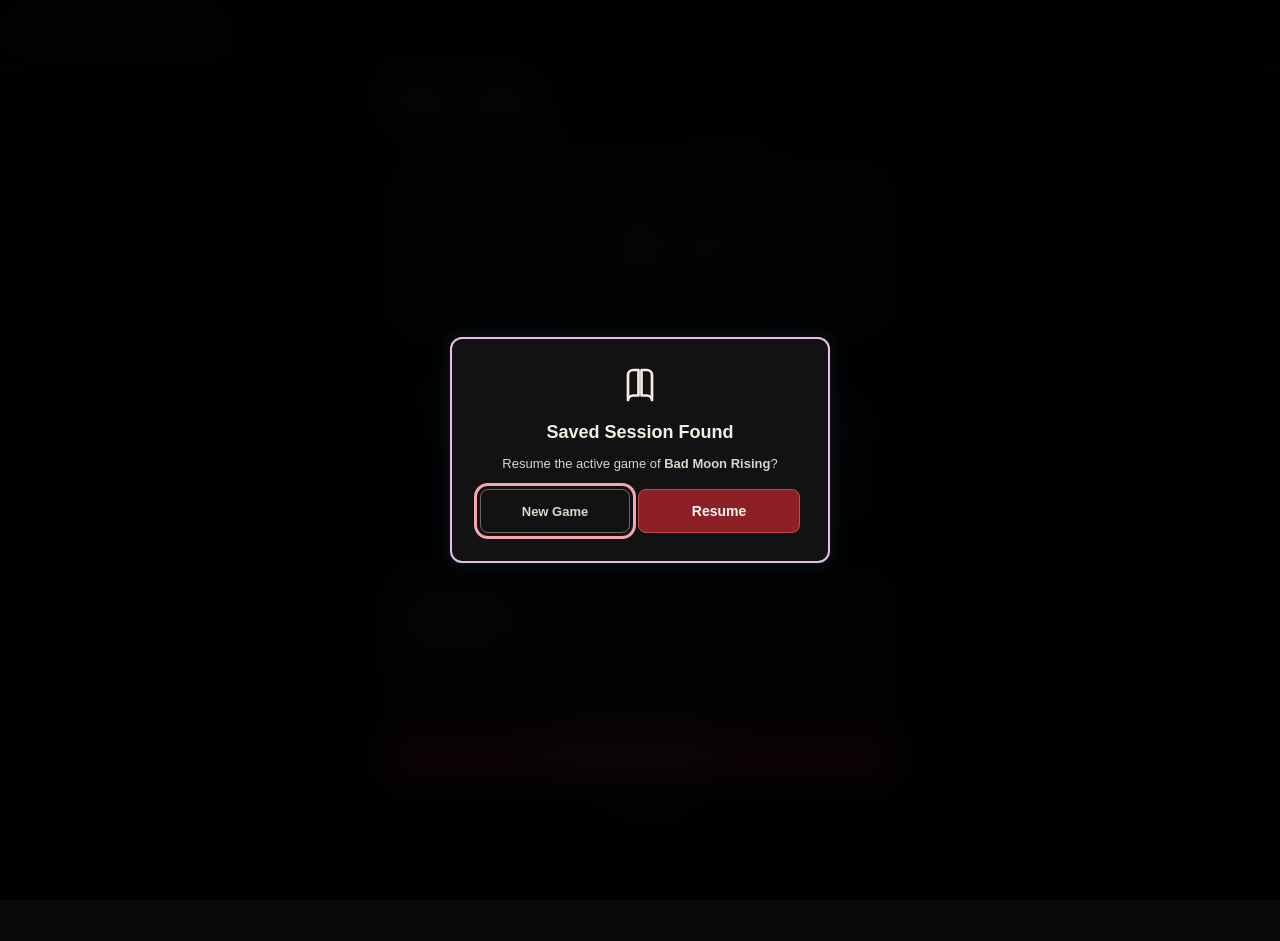
<file: sects_and_violets.html>
<!doctype html>
<html lang="en">
<head>
  <meta charset="utf-8">
  <meta name="viewport" content="width=device-width, initial-scale=1">
  <title>Open Sects &amp; Violets</title>
</head>
<body>
  <p><a href="index.html?script=sv">Open Sects &amp; Violets</a></p>
  <script>
    const params = new URLSearchParams(window.location.search);
    params.set("script", "sv");
    window.location.replace(`index.html?${params.toString()}${window.location.hash}`);
  </script>
</body>
</html>
</file>
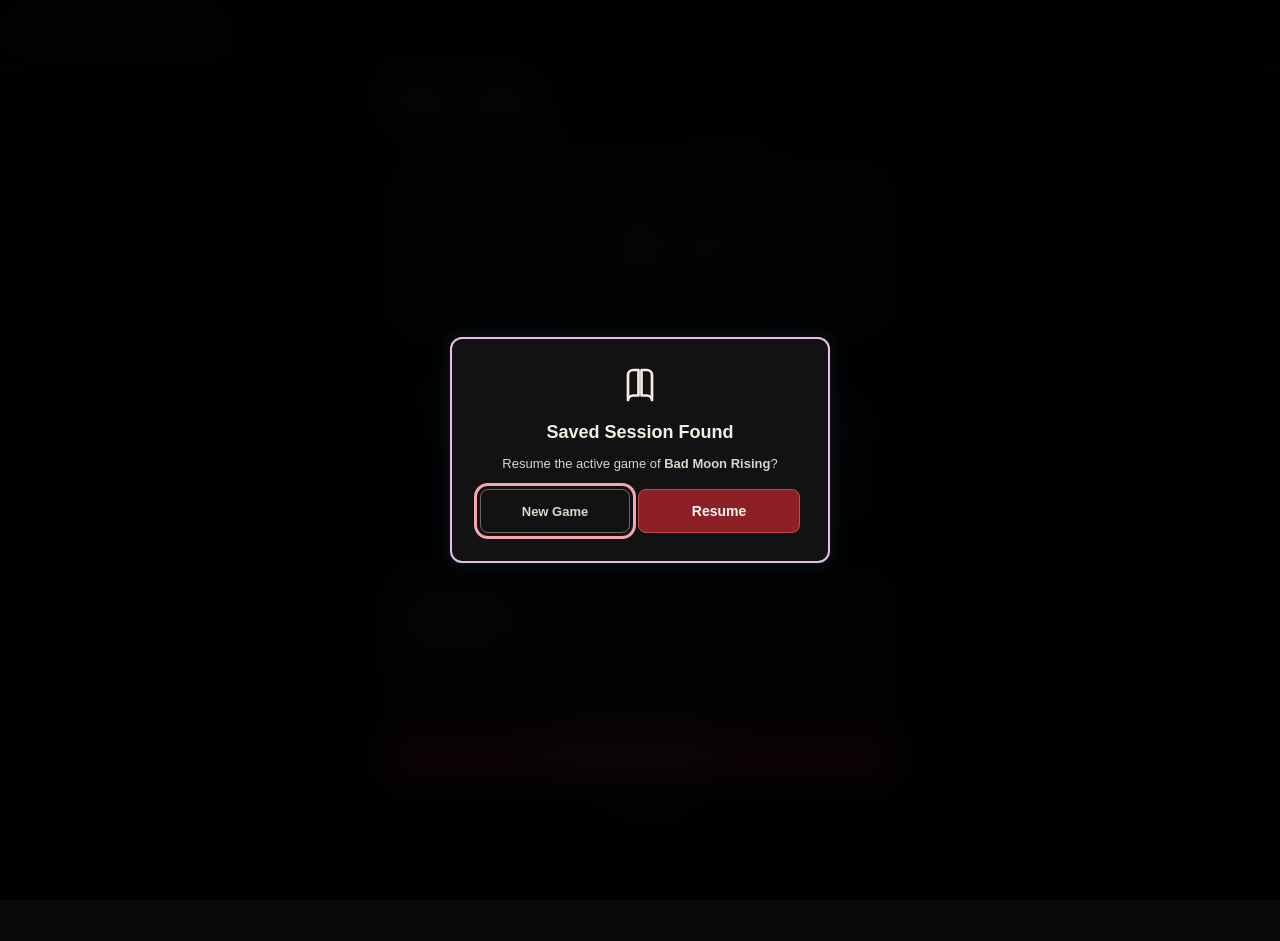
<file: trouble_brewing.html>
<!DOCTYPE html>
<html lang="en">
<head>
<meta charset="UTF-8">
<meta name="viewport" content="width=device-width, initial-scale=1.0, user-scalable=no">
<title>🩸 Trouble Brewing - BOTC Storyteller</title>
<link rel="stylesheet" href="styles/main.css">
</head>
<body>

<div id="app"></div>

<script src="scripts/trouble_brewing.js"></script>
<script src="scripts/bad_moon_rising.js"></script>
<script src="scripts/common.js"></script>
<script>
// Initialize script after all scripts load
(function() {
  try {
    // Verify required objects and functions are loaded
    if (typeof state === 'undefined' || typeof TB === 'undefined' || typeof BMR === 'undefined' || typeof S === 'undefined') {
      throw new Error('Required scripts not loaded properly');
    }
    
    // Set script ID and default demon selection
    state.scriptId = "tb";
    state.selDM = TB.demonFixed ? [...TB.defaultDemon] : [];
    
    // Check for saved game
    const saved = loadFromStorage();
    if (saved && saved._saved) {
      if (saved.scriptId !== "tb") {
        window.location.replace(saved.scriptId === "bmr" ? "bad_moon_rising.html" : "index.html");
        return;
      }
      // Restore saved state manually (don't use resumeGame as it calls render immediately)
      Object.assign(state, {
        screen: saved.screen || "count",
        playerCount: saved.playerCount || 10,
        names: saved.names || [],
        selTF: saved.selTF || [],
        selOS: saved.selOS || [],
        selMN: saved.selMN || [],
        selDM: saved.selDM || [],
        selTR: saved.selTR || [],
        travellerData: saved.travellerData || [],
        godfatherOutsiderMod: saved.godfatherOutsiderMod || 0,
        drunkAs: saved.drunkAs || "",
        travellersEnabled: saved.travellersEnabled ?? false,
        travellersToggle: saved.travellersToggle ?? false,
        travellers: saved.travellers || [],
        gs: saved.gs,
        tab: saved.tab || "grimoire",
        nightStep: saved.nightStep || 0,
        nightPhase: saved.nightPhase || "none",
        undoStack: saved.undoStack || [],
        rolesShown: saved.rolesShown || [],
        expandedPlayer: -1,
        expandedTraveller: saved.expandedTraveller ?? -1,
        confirm: null,
        showCard: null,
        showingRoleFor: -1,
        timer: saved.timer || null,
      });
      state.showResume = false;
    } else {
      // Start at count screen if no saved game
      state.screen = "count";
    }
    
    // Render after everything is set up
    if (typeof render === 'function') {
      render();
    } else {
      throw new Error('Render function not available');
    }
  } catch (error) {
    console.error("Initialization error:", error);
    const app = document.getElementById("app");
    if (app) {
      app.innerHTML = `<div class="screen" style="padding:32px;text-align:center">
        <h2 style="color:var(--red);margin-bottom:16px">Error Loading Page</h2>
        <p style="color:var(--text2);margin-bottom:8px">${error.message}</p>
        <p style="color:var(--text3);font-size:12px;margin-bottom:16px">Please check the browser console for more details.</p>
        <button class="btn btn-primary" style="margin-top:16px" onclick="location.reload()">Reload Page</button>
      </div>`;
    }
  }
})();
</script>

</body>
</html>
</file>
<file: styles/main.css>
:root {
  color-scheme: dark;

  /* Dark, warm neutrals with AA contrast for text and interactive states. */
  --bg: #090909;
  --surface: #1d1c1c;
  --surface2: #131212;
  --surface3: #292626;
  --surface-bright: #363232;
  --border: #706663;
  --text: #f4ede3;
  --text2: #ded3c8;
  --text3: #b9aaa2;
  
  /* Crimson is an accent on dark surfaces; deeper tones back filled controls. */
  --red: #e16d72;
  --crimson: #f07d82;
  --red-surface: #8c2026;
  --red-surface-hover: #a52930;
  --darkred: #74181d;
  --green: #8bd39a;
  --green-surface: #2d6c3d;
  --green-hover: #397f4b;
  --on-accent: #fff8f1;
  --focus: #f4a8ab;
  
  --blue: #e5c3df;
  --darkblue: #242121;
  --purple: #d2aad0;
  --teal: #e5c3df;
  --orange: #ffc0a8;
  
  /* Fully local stacks keep typography stable offline and avoid layout shifts. */
  --font-serif: "Iowan Old Style", "Palatino Linotype", "Book Antiqua", Palatino, Georgia, "Times New Roman", serif;
  --font-sans: Inter, Aptos, "Segoe UI", Roboto, Helvetica, Arial, sans-serif;
  
  /* Border Radius */
  --rounded-sm: 0.25rem;
  --rounded: 0.5rem;
  --rounded-md: 0.75rem;
  --rounded-lg: 1rem;
  --rounded-xl: 1.5rem;
  --header-height: 58px;
  --tap-target: 44px;
}

html {
  min-height: 100%;
  background: var(--bg);
  color-scheme: dark;
  scroll-padding-top: calc(var(--header-height) + 12px);
}

* {
  margin: 0;
  padding: 0;
  box-sizing: border-box;
  -webkit-tap-highlight-color: transparent;
}

body {
  font-family: var(--font-sans);
  background-color: var(--bg);
  color: var(--text);
  font-size: 14px;
  min-height: 100vh;
  min-height: 100dvh;
  overscroll-behavior: none;
  line-height: 1.5;
  overflow-x: hidden;
  text-rendering: optimizeLegibility;
  -webkit-font-smoothing: antialiased;
}

button, input, select, textarea {
  font-family: inherit;
  font-size: inherit;
}

button,
label,
summary,
input[type="checkbox"],
input[type="radio"] {
  touch-action: manipulation;
}

button:disabled,
input:disabled,
select:disabled,
textarea:disabled,
[aria-disabled="true"] {
  cursor: not-allowed;
  opacity: 0.5;
}

button:focus-visible,
input:focus-visible,
select:focus-visible,
textarea:focus-visible,
summary:focus-visible,
[tabindex]:focus-visible,
[role="button"]:focus-visible {
  outline: 3px solid var(--focus);
  outline-offset: 3px;
}

[hidden] {
  display: none !important;
}

.sr-only {
  position: absolute;
  width: 1px;
  height: 1px;
  padding: 0;
  margin: -1px;
  overflow: hidden;
  clip: rect(0, 0, 0, 0);
  white-space: nowrap;
  border: 0;
}

/* ── SCROLLBARS ── */
::-webkit-scrollbar {
  width: 6px;
  height: 6px;
}
::-webkit-scrollbar-track {
  background: var(--bg);
}
::-webkit-scrollbar-thumb {
  background: var(--border);
  border-radius: 3px;
}
::-webkit-scrollbar-thumb:hover {
  background: var(--text3);
}

/* ── HEADER ── */
.header {
  min-height: calc(var(--header-height) + env(safe-area-inset-top));
  padding: calc(10px + env(safe-area-inset-top)) max(16px, env(safe-area-inset-right)) 10px max(16px, env(safe-area-inset-left));
  background: rgba(19, 18, 18, 0.96);
  border-bottom: 1px solid var(--border);
  display: flex;
  align-items: center;
  justify-content: space-between;
  position: sticky !important;
  top: 0;
  z-index: 100;
  backdrop-filter: blur(14px);
  -webkit-backdrop-filter: blur(14px);
  gap: 10px;
}
.header > div {
  min-width: 0;
}
.header > div:first-child {
  flex: 1 1 auto;
}
.header button {
  min-width: var(--tap-target);
  min-height: var(--tap-target);
}
.header-title {
  font-family: var(--font-serif);
  font-weight: 600;
  font-size: 19px;
  letter-spacing: -0.01em;
  min-width: 0;
  overflow: hidden;
  text-overflow: ellipsis;
  white-space: nowrap;
  line-height: 1.15;
}

/* ── LAYOUT ── */
.screen {
  width: 100%;
  min-width: 0;
  padding: 24px max(16px, env(safe-area-inset-right)) calc(110px + env(safe-area-inset-bottom)) max(16px, env(safe-area-inset-left));
  padding-bottom: calc(110px + env(safe-area-inset-bottom)) !important;
  max-width: 540px;
  margin: 0 auto;
}
.phase-badge {
  padding: 5px 12px;
  border-radius: 9999px;
  font-size: 11px;
  font-weight: 700;
  letter-spacing: 0.05em;
  text-transform: uppercase;
}

/* ── TYPOGRAPHY ── */
h1, h2, h3, .timer-display {
  font-family: var(--font-serif);
  font-weight: 600;
}
h2 {
  font-size: clamp(22px, 7vw, 26px);
  letter-spacing: -0.01em;
  line-height: 1.18;
}

h1, h2, h3, p, li, label, legend, summary {
  overflow-wrap: anywhere;
}

/* ── BUTTONS ── */
.btn {
  padding: 12px 20px;
  min-height: var(--tap-target);
  min-width: 0;
  border-radius: 8px;
  border: none;
  font-weight: 600;
  font-size: 14px;
  cursor: pointer;
  width: 100%;
  transition: background-color 0.18s ease, border-color 0.18s ease, color 0.18s ease, transform 0.12s ease;
  display: inline-flex;
  align-items: center;
  justify-content: center;
  gap: 8px;
}
.btn:active {
  transform: scale(0.97);
  opacity: 0.9;
}
.btn-primary {
  background: var(--red-surface);
  color: var(--on-accent);
  border: 1px solid #c24b50;
}
.btn-primary:hover {
  background: var(--red-surface-hover);
}
.btn-blue {
  background: var(--darkblue);
  color: var(--text2);
  border: 1px solid var(--border);
}
.btn-blue:hover {
  background: var(--surface-bright);
}
.btn-night {
  background: var(--red-surface);
  color: var(--on-accent);
  border: 1px solid #c24b50;
}
.btn-night:hover {
  background: var(--red-surface-hover);
}
.btn-day {
  background: var(--green-surface);
  color: #ffffff;
  border: 1px solid #539162;
}
.btn-day:hover {
  background: var(--green-hover);
}
.btn-disabled {
  background: var(--surface2);
  color: var(--text3);
  border: 1px solid var(--border);
  cursor: not-allowed;
  opacity: 0.58;
}
.btn-disabled:active {
  transform: none;
}
.btn-sm {
  padding: 8px 12px;
  min-height: var(--tap-target);
  border-radius: 6px;
  font-size: 12px;
  font-weight: 600;
  cursor: pointer;
  width: auto;
  border: none;
  transition: background-color 0.15s ease, border-color 0.15s ease, transform 0.12s ease;
}
.btn-sm:active {
  transform: scale(0.95);
}
.btn-link {
  min-height: var(--tap-target);
  padding: 6px 8px;
  border: 0;
  border-radius: 6px;
  background: transparent;
  color: var(--text2);
  cursor: pointer;
}
.btn-link:hover {
  background: rgba(255, 255, 255, 0.06);
}
.btn-outline {
  background: none;
  border: 1px solid var(--border);
  color: var(--text2);
  padding: 8px 14px;
  min-height: var(--tap-target);
  min-width: 0;
  border-radius: 8px;
  font-size: 13px;
  cursor: pointer;
  transition: background-color 0.18s ease, border-color 0.18s ease, color 0.18s ease, transform 0.12s ease;
  display: inline-flex;
  align-items: center;
  justify-content: center;
  gap: 6px;
}
.btn-outline:hover {
  border-color: var(--text2);
  color: var(--text);
  background: rgba(255, 255, 255, 0.02);
}
.btn-outline:active {
  transform: scale(0.97);
}

/* ── INPUTS ── */
.input {
  padding: 10px 14px;
  min-height: var(--tap-target);
  min-width: 0;
  border-radius: 8px;
  border: 1px solid var(--border);
  background: var(--surface2);
  color: var(--text);
  font-size: 14px;
  outline: none;
  width: 100%;
  transition: background-color 0.18s ease, border-color 0.18s ease, box-shadow 0.18s ease, color 0.18s ease;
}
.input:focus {
  border-color: var(--red);
  box-shadow: 0 0 0 1px var(--red);
}
select.input {
  -webkit-appearance: none;
  background-image: url("data:image/svg+xml;charset=UTF-8,%3Csvg xmlns='http://www.w3.org/2000/svg' viewBox='0 0 24 24' fill='%23D6CFC0'%3E%3Cpath d='M7 10l5 5 5-5z'/%3E%3C/svg%3E");
  background-repeat: no-repeat;
  background-position: right 12px center;
  background-size: 18px;
  padding-right: 36px;
}

/* ── CARDS ── */
.card {
  padding: 16px;
  border-radius: 8px;
  margin-bottom: 12px;
  border: 1px solid var(--border);
  background: var(--surface);
  box-shadow: 0 4px 6px rgba(0,0,0,0.15);
  min-width: 0;
  overflow-wrap: anywhere;
}

/* ── PLAYER ROWS ── */
.player-row {
  margin-bottom: 8px;
  border-radius: 8px;
  overflow: hidden;
  border: 1px solid var(--border);
  transition: border-color 0.18s ease, box-shadow 0.18s ease, background-color 0.18s ease;
  background: var(--surface);
  min-width: 0;
}
.player-row.active-state {
  border-color: var(--red);
  box-shadow: 0 0 12px rgba(149, 27, 30, 0.2);
}
.player-main {
  display: flex;
  align-items: center;
  justify-content: space-between;
  gap: 12px;
  padding: 0 16px;
  min-height: 58px;              /* Fat-finger height standard (>=56px) */
  cursor: pointer;
  user-select: none;
  min-width: 0;
  width: 100%;
  border: 0;
  background: transparent;
  color: inherit;
  text-align: left;
}
.player-main > * {
  min-width: 0;
}
.player-main strong,
.player-main span,
.player-name,
.player-role-name {
  overflow-wrap: anywhere;
}
.seat-num {
  width: 24px;
  height: 24px;
  border-radius: 50%;
  display: flex;
  align-items: center;
  justify-content: center;
  font-size: 11px;
  font-weight: 700;
  flex-shrink: 0;
  color: #fff;
  border: 1px solid rgba(255,255,255,0.15);
}
.player-expand {
  padding: 12px 16px 16px;
  border-top: 1px solid var(--border);
  background: rgba(0,0,0,0.25);
  overflow-wrap: anywhere;
}

/* ── TABS ── */
.tabs {
  display: flex;
  border-bottom: 1px solid var(--border);
  background: var(--surface);
  position: sticky;
  top: calc(var(--header-height) + env(safe-area-inset-top));
  z-index: 90;
}
.tab {
  flex: 1;
  padding: 14px 8px;
  min-height: var(--tap-target);
  min-width: 0;
  background: none;
  border: none;
  border-bottom: 2px solid transparent;
  color: var(--text3);
  font-size: 13px;
  font-weight: 600;
  cursor: pointer;
  transition: border-color 0.18s ease, color 0.18s ease, background-color 0.18s ease;
  overflow-wrap: anywhere;
}
.tab.active {
  border-bottom-color: var(--red);
  color: var(--red);
}

/* ── STATUS BAR ── */
.status-bar {
  display: flex;
  gap: 8px;
  padding: 10px 16px;
  font-size: 11px;
  flex-wrap: wrap;
  background: rgba(0,0,0,0.25);
  border-bottom: 1px solid var(--border);
  overflow-wrap: anywhere;
}

/* ── NIGHT STEP ── */
.night-step {
  padding: 18px;
  border-radius: 8px;
  margin-bottom: 16px;
  border: 1px solid var(--border);
  min-width: 0;
  overflow-wrap: anywhere;
}

/* ── ROLE CHIPS ── */
.role-chip {
  padding: 8px 14px;
  border-radius: 9999px;          /* Pill-shaped chips */
  font-size: 12px;
  font-weight: 600;
  cursor: pointer;
  min-height: var(--tap-target);
  min-width: 0;
  transition: background-color 0.18s ease, border-color 0.18s ease, color 0.18s ease;
  border: 1px solid var(--border);
  display: inline-flex;
  align-items: center;
  margin: 0 6px 6px 0;
  box-shadow: 0 1px 3px rgba(0,0,0,0.2);
  overflow-wrap: anywhere;
}
.role-chip img {
  border-radius: 50%;
  border: 1px solid rgba(255,255,255,0.15); /* Slight etched border */
}

/* ── BOTTOM BAR ── */
.bottom-bar {
  position: fixed;
  bottom: 0;
  left: 0;
  right: 0;
  padding: 12px max(16px, env(safe-area-inset-right)) calc(12px + env(safe-area-inset-bottom)) max(16px, env(safe-area-inset-left));
  background: rgba(10, 10, 10, 0.95);
  border-top: 1px solid var(--border);
  display: flex;
  gap: 12px;
  backdrop-filter: blur(14px);
  -webkit-backdrop-filter: blur(14px);
  z-index: 100;
}

.bottom-nav {
  min-width: 0;
  padding: 8px max(8px, env(safe-area-inset-right)) calc(8px + env(safe-area-inset-bottom)) max(8px, env(safe-area-inset-left)) !important;
  background: rgba(19, 18, 18, 0.97) !important;
  backdrop-filter: blur(14px) !important;
  -webkit-backdrop-filter: blur(14px);
  gap: 4px;
}

.bottom-nav > button {
  flex: 1 1 0;
  min-width: 0;
  min-height: 52px;
  padding: 5px 4px;
  border-radius: 8px;
  line-height: 1.15;
  overflow-wrap: anywhere;
}

.bottom-nav > button[aria-current="page"] {
  background: rgba(225, 109, 114, 0.1) !important;
}

/* ── WARNINGS ── */
.warn {
  padding: 10px 14px;
  border-radius: 8px;
  font-size: 13px;
  font-weight: 600;
  margin-top: 8px;
  border: 1px solid transparent;
  overflow-wrap: anywhere;
}
.warn-red {
  background: rgba(225, 109, 114, 0.12);
  color: #ffc4c0;
  border-color: rgba(225, 109, 114, 0.4);
}
.warn-orange {
  background: rgba(255, 192, 168, 0.1);
  color: var(--orange);
  border-color: rgba(255, 192, 168, 0.35);
}
.warn-green {
  background: rgba(73, 150, 89, 0.15);
  color: #b9e9c1;
  border-color: rgba(104, 188, 121, 0.4);
}

/* ── OVERLAYS ── */
.overlay {
  position: fixed;
  inset: 0;
  z-index: 200;
  display: flex;
  align-items: center;
  justify-content: center;
  background: rgba(0, 0, 0, 0.9);
  backdrop-filter: blur(20px);
  -webkit-backdrop-filter: blur(20px);
  padding: max(16px, env(safe-area-inset-top)) max(16px, env(safe-area-inset-right)) max(16px, env(safe-area-inset-bottom)) max(16px, env(safe-area-inset-left));
  overflow-y: auto;
  overscroll-behavior: contain;
}
.overlay-box {
  background: var(--surface2);
  border: 1px solid var(--border);
  border-radius: 12px;
  padding: 28px;
  max-width: 380px;
  width: 100%;
  text-align: center;
  box-shadow: 0 10px 25px rgba(0,0,0,0.5);
  max-height: calc(100dvh - 32px);
  overflow-y: auto;
  overscroll-behavior: contain;
}
.show-card-overlay {
  position: fixed;
  inset: 0;
  z-index: 250;
  display: flex;
  align-items: center;
  justify-content: center;
  background: rgba(0, 0, 0, 0.92);
  backdrop-filter: blur(20px);
  -webkit-backdrop-filter: blur(20px);
  cursor: pointer;
  padding: max(16px, env(safe-area-inset-top)) max(16px, env(safe-area-inset-right)) max(16px, env(safe-area-inset-bottom)) max(16px, env(safe-area-inset-left));
  overflow-y: auto;
  overscroll-behavior: contain;
}
.show-card {
  text-align: center;
  padding: 44px 32px;
  border-radius: 16px;
  max-width: 350px;
  width: 90%;
  box-shadow: 0 15px 35px rgba(0,0,0,0.6);
  border: 1px solid var(--border);
  max-height: calc(100dvh - 32px);
  overflow-y: auto;
}
.confirm-overlay {
  position: fixed;
  inset: 0;
  z-index: 250;
  display: flex;
  align-items: center;
  justify-content: center;
  background: rgba(0, 0, 0, 0.85);
  backdrop-filter: blur(15px);
  -webkit-backdrop-filter: blur(15px);
  padding: max(16px, env(safe-area-inset-top)) max(16px, env(safe-area-inset-right)) max(16px, env(safe-area-inset-bottom)) max(16px, env(safe-area-inset-left));
  overflow-y: auto;
  overscroll-behavior: contain;
}
.confirm-box {
  background: var(--surface2);
  border: 1px solid var(--border);
  border-radius: 12px;
  padding: 24px;
  max-width: 340px;
  width: 100%;
  text-align: center;
  box-shadow: 0 8px 24px rgba(0,0,0,0.5);
  max-height: calc(100dvh - 32px);
  overflow-y: auto;
}

dialog.overlay,
dialog.confirm-overlay,
dialog.show-card-overlay {
  width: 100%;
  max-width: none;
  height: 100%;
  max-height: none;
  border: 0;
  color: inherit;
}

dialog::backdrop {
  background: rgba(0, 0, 0, 0.88);
}

[role="dialog"] .dialog-title,
[role="alertdialog"] .dialog-title {
  margin-bottom: 8px;
  color: var(--text);
}

body:has(.overlay),
body:has(.confirm-overlay),
body:has(.show-card-overlay) {
  overflow: hidden;
}

/* ── CHOICE BUTTONS ── */
.choice-grid {
  display: flex;
  flex-wrap: wrap;
  gap: 8px;
  margin-top: 12px;
}
.choice-btn {
  padding: 10px 16px;
  border-radius: 8px;
  border: 1px solid var(--border);
  background: var(--surface2);
  color: var(--text);
  font-size: 15px;
  font-weight: 600;
  cursor: pointer;
  min-height: var(--tap-target);
  min-width: 52px;
  text-align: center;
  transition: background-color 0.15s ease, border-color 0.15s ease, color 0.15s ease;
}
.choice-btn:active, .choice-btn.active {
  border-color: var(--red);
  background: rgba(225, 109, 114, 0.14);
  color: var(--text);
}
.char-choice-btn {
  padding: 10px 14px;
  border-radius: 8px;
  border: 1px solid var(--border);
  background: var(--surface);
  color: var(--text);
  font-size: 13px;
  font-weight: 600;
  cursor: pointer;
  min-height: var(--tap-target);
  text-align: left;
  width: 100%;
  transition: background-color 0.15s ease, border-color 0.15s ease, color 0.15s ease;
}
.char-choice-btn:active {
  border-color: var(--red);
  background: rgba(225, 109, 114, 0.1);
}

/* ── PLAYER COUNT SLIDER ── */
input[type="range"] {
  -webkit-appearance: none;
  appearance: none;
  width: 100%;
  min-height: var(--tap-target);
  background: var(--border);
  border-radius: 3px;
  outline: none;
  cursor: pointer;
  touch-action: none;
  background-clip: content-box;
  padding-block: 19px;
}
input[type="range"]::-webkit-slider-track {
  width: 100%;
  height: 6px;
  background: var(--border);
  border-radius: 3px;
}
input[type="range"]::-webkit-slider-thumb {
  -webkit-appearance: none;
  appearance: none;
  background: var(--red);
  height: 26px;
  width: 26px;
  border-radius: 50%;
  border: 2px solid var(--bg);
  box-shadow: 0 2px 4px rgba(0,0,0,0.4);
  margin-top: -10px;
  cursor: pointer;
  transition: background 0.15s;
}
input[type="range"]::-webkit-slider-thumb:hover {
  background: #cd222a;
}
input[type="range"]::-moz-range-track {
  height: 6px;
  border-radius: 3px;
  background: var(--border);
}
input[type="range"]::-moz-range-thumb {
  width: 26px;
  height: 26px;
  border: 2px solid var(--bg);
  border-radius: 50%;
  background: var(--red);
  box-shadow: 0 2px 4px rgba(0,0,0,0.4);
  cursor: pointer;
}

/* ── SCRIPT SELECTOR ── */
.script-card {
  padding: 24px;
  min-height: var(--tap-target);
  min-width: 0;
  border-radius: 12px;
  border: 1px solid var(--border);
  background: var(--surface2);
  cursor: pointer;
  margin-bottom: 16px;
  transition: background-color 0.2s ease, border-color 0.2s ease, box-shadow 0.2s ease, transform 0.12s ease;
  text-align: center;
  overflow-wrap: anywhere;
}
.script-card:hover {
  border-color: var(--red);
  box-shadow: 0 0 16px rgba(149, 27, 30, 0.15);
  background: var(--surface-bright);
}
.script-card:active {
  transform: scale(0.98);
}

/* ── TIMER ── */
.timer-wrap {
  padding: 20px;
  border-radius: 12px;
  margin-bottom: 16px;
  border: 1px solid var(--border);
  background: var(--surface);
  min-width: 0;
  transition: background-color 0.2s ease, border-color 0.2s ease;
}
.timer-wrap.timer-alarm {
  border-color: var(--red);
  background: rgba(225, 109, 114, 0.12);
  box-shadow: inset 0 0 0 1px rgba(225, 109, 114, 0.16);
}
.timer-phase-label {
  font-size: 12px;
  font-weight: 700;
  text-transform: uppercase;
  letter-spacing: 1.5px;
  text-align: center;
  margin-bottom: 6px;
  color: var(--text2);
}
.timer-display {
  font-size: clamp(46px, 16vw, 58px);
  font-weight: 600;
  text-align: center;
  font-variant-numeric: tabular-nums;
  letter-spacing: 1px;
  line-height: 1.1;
  min-height: 1.1em;
  font-feature-settings: "tnum" 1;
  contain: layout paint;
}
.timer-display.timer-low {
  color: var(--orange);
}
.timer-display.timer-done {
  color: var(--red);
}
.discussion-timer-clock {
  display: inline-block;
  width: 5ch;
  color: var(--text);
  font-family: var(--font-serif);
  font-size: 36px;
  font-weight: 700;
  font-variant-numeric: tabular-nums lining-nums;
  font-feature-settings: "tnum" 1, "lnum" 1;
  line-height: 1;
  text-align: center;
  white-space: nowrap;
  contain: layout paint;
}
.timer-bar-track {
  width: 100%;
  height: 6px;
  border-radius: 3px;
  background: var(--surface2);
  margin: 14px 0;
  overflow: hidden;
}
.timer-bar-fill {
  height: 100%;
  border-radius: 3px;
  transition: width 0.25s linear, background-color 0.2s ease;
}
.timer-controls {
  display: flex;
  flex-wrap: wrap;
  gap: 8px;
  justify-content: center;
  margin-top: 12px;
}
.timer-btn {
  padding: 8px 16px;
  border-radius: 8px;
  font-size: 13px;
  font-weight: 600;
  border: 1px solid var(--border);
  background: var(--surface2);
  color: var(--text);
  cursor: pointer;
  min-height: var(--tap-target);
  min-width: 80px;
  transition: background-color 0.15s ease, border-color 0.15s ease, color 0.15s ease;
}
.timer-btn:active {
  background: var(--surface3);
}
.timer-btn.active {
  border-color: var(--orange);
  color: var(--orange);
}
.timer-phases {
  display: flex;
  flex-wrap: wrap;
  justify-content: center;
  gap: 6px;
  margin-bottom: 12px;
}
.timer-phase-dot {
  padding: 8px 12px;
  min-height: var(--tap-target);
  min-width: var(--tap-target);
  border-radius: 6px;
  border: 1px solid transparent;
  appearance: none;
  font-family: inherit;
  font-size: 11px;
  font-weight: 700;
  background: var(--surface2);
  color: var(--text3);
  text-transform: uppercase;
  letter-spacing: 0.5px;
  cursor: pointer;
  transition: background-color 0.15s ease, border-color 0.15s ease, color 0.15s ease;
}
.timer-phase-dot.current {
  background: rgba(255, 192, 168, 0.12);
  color: var(--orange);
  border-color: rgba(255, 192, 168, 0.55);
}
.timer-phase-dot:focus-visible {
  outline: 2px solid var(--orange);
  outline-offset: 2px;
}
.timer-phase-dot.done {
  background: rgba(73, 150, 89, 0.15);
  color: #b9e9c1;
}
.timer-settings {
  margin-top: 14px;
  padding: 14px;
  border-radius: 8px;
  background: var(--surface2);
  border: 1px solid var(--border);
}
.timer-setting-row {
  display: flex;
  justify-content: space-between;
  align-items: center;
  margin-bottom: 10px;
  font-size: 13px;
  gap: 12px;
  min-width: 0;
}
.timer-setting-row:last-child {
  margin-bottom: 0;
}
.timer-adj {
  display: flex;
  align-items: center;
  gap: 8px;
  flex-shrink: 0;
}
.timer-adj-btn {
  width: var(--tap-target);
  height: var(--tap-target);
  min-width: var(--tap-target);
  min-height: var(--tap-target);
  border-radius: 6px;
  font-size: 18px;
  font-weight: 600;
  border: 1px solid var(--border);
  background: var(--surface3);
  color: var(--text);
  cursor: pointer;
  display: flex;
  align-items: center;
  justify-content: center;
  transition: background-color 0.15s ease, border-color 0.15s ease, color 0.15s ease, transform 0.12s ease;
}
.timer-adj-btn:active {
  background: var(--surface);
  border-color: var(--orange);
}
.timer-adj-val {
  font-weight: 700;
  font-size: 14px;
  min-width: 44px;
  text-align: center;
  font-variant-numeric: tabular-nums;
}
.compact-adjust {
  width: var(--tap-target);
  height: var(--tap-target);
  min-width: var(--tap-target);
  min-height: var(--tap-target);
  padding: 0;
  font-size: 14px;
}
.pool-role-option {
  display: flex;
  align-items: center;
  justify-content: space-between;
  gap: 12px;
  min-height: var(--tap-target);
  padding: 6px;
  border-bottom: 1px solid var(--border);
  cursor: pointer;
}
.pool-role-option input {
  width: 22px;
  height: 22px;
  flex: 0 0 auto;
  accent-color: var(--red);
}
.setup-choice-card {
  padding: 14px;
  margin-bottom: 16px;
}
.setup-choice-card h3 {
  margin-bottom: 4px;
  font-family: var(--font-serif);
  font-size: 16px;
}
.setup-choice-card p {
  margin-bottom: 10px;
  color: var(--text3);
  font-size: 12px;
}
.setup-choice-options {
  display: flex;
  flex-wrap: wrap;
  gap: 8px;
}
.setup-choice-options .is-selected {
  border: 1px solid var(--red);
  background: rgba(225, 109, 114, 0.14);
  color: var(--text);
}
.app-toast {
  position: fixed;
  left: 50%;
  bottom: calc(88px + env(safe-area-inset-bottom));
  z-index: 400;
  width: max-content;
  max-width: 90%;
  padding: 12px 16px;
  transform: translateX(-50%);
  border: 1px solid var(--border);
  border-radius: 10px;
  background: var(--surface2);
  color: var(--text);
  box-shadow: 0 8px 24px rgba(0,0,0,0.45);
  font-size: 13px;
  line-height: 1.4;
  text-align: center;
}
.discussion-timer-grid {
  display: grid;
  grid-template-columns: repeat(2, minmax(0, 1fr));
  gap: 10px;
}
.discussion-timer-option {
  padding: 12px;
  min-width: 0;
  border: 1px solid var(--border);
  border-radius: 10px;
  background: var(--surface);
  transition: border-color 0.2s ease, background-color 0.2s ease, opacity 0.2s ease;
}
.discussion-timer-option.is-disabled,
.discussion-timer-disabled {
  opacity: 0.58;
  filter: saturate(0.55);
}
.discussion-timer-option-header {
  display: flex;
  align-items: center;
  justify-content: space-between;
  gap: 12px;
  min-width: 0;
}
.discussion-timer-toggle {
  display: inline-flex;
  align-items: center;
  gap: 6px;
  color: var(--text2);
  font-size: 11px;
  font-weight: 600;
  cursor: pointer;
  min-height: var(--tap-target);
  padding: 4px 0;
  flex: 0 0 auto;
  white-space: nowrap;
}
.discussion-timer-toggle input {
  width: 20px;
  height: 20px;
  flex: 0 0 auto;
  accent-color: var(--red);
}
.btn:disabled,
.timer-adj-btn:disabled,
.timer-phase-dot:disabled {
  cursor: not-allowed;
  opacity: 0.5;
  transform: none;
  filter: saturate(0.45);
}
@media (max-width: 560px) {
  .discussion-timer-grid {
    grid-template-columns: 1fr;
  }
}

.grimoire-view {
  min-width: 0;
  padding: 16px;
}

/* ── SELECTION BUTTONS (Night Walker) ── */
.ns-grid {
  display: flex;
  flex-wrap: wrap;
  gap: 8px;
  margin: 14px 0;
}
.ns-btn {
  padding: 10px 14px;
  border-radius: 8px;
  border: 1px solid var(--border);
  background: var(--surface2);
  color: var(--text);
  font-size: 13px;
  font-weight: 600;
  cursor: pointer;
  min-height: var(--tap-target);
  min-width: 80px;
  text-align: center;
  transition: background-color 0.15s ease, border-color 0.15s ease, color 0.15s ease, transform 0.12s ease;
}
.ns-btn:active {
  transform: scale(0.97);
}
.ns-btn.selected {
  border-color: var(--red);
  background: rgba(225, 109, 114, 0.14);
  color: var(--text);
}
.ns-btn.none-sel {
  border-color: var(--text3);
  color: var(--text3);
  font-style: italic;
}

/* ── ICONS AND COMPACT CONTROLS ── */
.app-icon {
  display: inline-block;
  flex: 0 0 auto;
  vertical-align: -0.15em;
  overflow: visible;
  pointer-events: none;
}

.icon-button {
  width: var(--tap-target);
  height: var(--tap-target);
  min-width: var(--tap-target);
  min-height: var(--tap-target);
  padding: 0;
  display: inline-flex;
  align-items: center;
  justify-content: center;
  border: 1px solid var(--border);
  border-radius: 8px;
  background: var(--surface2);
  color: var(--text2);
  cursor: pointer;
  transition: background-color 0.15s ease, border-color 0.15s ease, color 0.15s ease;
}

.icon-button:hover {
  border-color: var(--text3);
  background: var(--surface3);
  color: var(--text);
}

.icon-button:disabled {
  opacity: 0.5;
  filter: saturate(0.45);
}

.role-icon-fallback {
  display: inline-flex;
  flex: 0 0 auto;
  align-items: center;
  justify-content: center;
  border: 1px solid var(--border);
  border-radius: 50%;
  background: var(--surface3);
  color: var(--text2);
  overflow: hidden;
}

/* ── DAY AND NIGHT ACTIONS ── */
.day-actions {
  display: grid;
  gap: 10px;
  margin-top: 18px;
  min-width: 0;
}

.day-winner-actions {
  display: grid;
  grid-template-columns: repeat(2, minmax(0, 1fr));
  gap: 10px;
  min-width: 0;
}

.danger-action {
  border-color: rgba(225, 109, 114, 0.55);
}

.night-action-controls {
  min-width: 0;
  margin-top: 16px;
  padding: 14px;
  border: 1px solid var(--border);
  border-radius: 10px;
  background: rgba(9, 9, 9, 0.34);
}

.night-action-controls legend {
  padding: 0 6px;
  color: var(--text);
  font-size: 13px;
  font-weight: 700;
}

.night-action-label {
  display: block;
  margin-bottom: 8px;
  color: var(--text2);
  font-size: 13px;
  font-weight: 600;
}

.night-target-grid {
  display: grid;
  grid-template-columns: repeat(2, minmax(0, 1fr));
  gap: 8px;
  margin-bottom: 12px;
  min-width: 0;
}

.night-target-option {
  min-width: 0;
  min-height: var(--tap-target);
  display: flex;
  align-items: center;
  gap: 10px;
  padding: 9px 10px;
  border: 1px solid var(--border);
  border-radius: 8px;
  background: var(--surface2);
  color: var(--text);
  cursor: pointer;
  transition: background-color 0.15s ease, border-color 0.15s ease;
}

.night-target-option:hover,
.night-target-option:has(input:checked) {
  border-color: var(--red);
  background: rgba(225, 109, 114, 0.1);
}

.night-target-option input {
  width: 20px;
  height: 20px;
  flex: 0 0 auto;
  accent-color: var(--red-surface-hover);
}

.night-target-option span {
  min-width: 0;
  display: flex;
  flex-direction: column;
  line-height: 1.25;
  overflow-wrap: anywhere;
}

.night-target-option small {
  margin-top: 2px;
  color: var(--text3);
  font-size: 11px;
}

.night-manual-note {
  margin-top: 10px;
  color: var(--text3);
  font-size: 12px;
  line-height: 1.45;
}

/* ── ULTIMATE WEREWOLF PHYSICAL-CARD ENTRY ── */
.uw-role-list {
  display: grid;
  grid-template-columns: repeat(2, minmax(0, 1fr));
  gap: 7px;
  max-height: 370px;
  overflow-y: auto;
  margin-top: 10px;
  padding-right: 3px;
}
.uw-role-option {
  min-width: 0;
  min-height: 54px;
  border: 1px solid var(--border);
  border-radius: 8px;
  color: var(--text);
  padding: 7px 9px;
  display: flex;
  align-items: center;
  justify-content: space-between;
  gap: 7px;
  cursor: pointer;
  text-align: left;
  overflow-wrap: anywhere;
}
.uw-role-option:disabled {
  cursor: not-allowed;
  opacity: 0.38;
}
.uw-role-option[hidden] {
  display: none;
}
.uw-seat-grid {
  display: grid;
  grid-template-columns: repeat(2, minmax(0, 1fr));
  gap: 6px;
  max-height: 220px;
  overflow-y: auto;
}
.uw-seat-summary {
  min-width: 0;
  min-height: var(--tap-target);
  border: 1px solid var(--border);
  border-radius: 7px;
  background: var(--surface2);
  color: var(--text);
  padding: 7px;
  display: flex;
  align-items: center;
  gap: 8px;
  cursor: pointer;
  overflow-wrap: anywhere;
}
.uw-seat-summary.active {
  border-color: var(--orange);
  box-shadow: 0 0 0 1px var(--orange);
}
.uw-winner-option {
  min-height: 44px;
  border-bottom: 1px solid var(--border);
  display: flex;
  align-items: center;
  gap: 10px;
  cursor: pointer;
}
.uw-winner-option input {
  width: 18px;
  height: 18px;
}
@media (max-width: 430px) {
  .uw-role-list,
  .uw-seat-grid {
    grid-template-columns: 1fr;
  }
}

/* ── MISC ── */
details summary {
  list-style: none;
  min-height: var(--tap-target);
  display: flex;
  align-items: center;
  cursor: pointer;
}
details summary::-webkit-details-marker {
  display: none;
}
@keyframes fadeIn {
  from { opacity: 0; transform: translateY(8px); }
  to { opacity: 1; transform: translateY(0); }
}
.fade-in {
  animation: fadeIn 0.25s ease-out forwards;
}

/* ── HOST HANDOFF ── */
.handoff-card {
  background: var(--surface2);
  border: 1px solid var(--border);
  border-radius: 12px;
  padding: 24px;
  max-width: 420px;
  width: 100%;
  text-align: center;
  box-shadow: 0 10px 25px rgba(0,0,0,0.5);
  max-height: 90vh;
  overflow-y: auto;
  overscroll-behavior: contain;
  overflow-wrap: anywhere;
}
.handoff-qr-wrap {
  background: #ffffff;
  border-radius: 12px;
  padding: 12px;
  display: flex;
  justify-content: center;
  align-items: center;
  margin: 0 auto 4px;
}
.handoff-qr-wrap canvas {
  display: block;
  max-width: 100%;
  height: auto;
}
.handoff-video-wrap {
  background: #000;
  border: 1px solid var(--border);
  border-radius: 12px;
  overflow: hidden;
  margin-bottom: 12px;
  aspect-ratio: 3 / 4;
  max-height: 360px;
}
.handoff-video-wrap video {
  width: 100%;
  height: 100%;
  object-fit: cover;
}
.handoff-file-input {
  position: absolute;
  width: 1px;
  height: 1px;
  padding: 0;
  margin: -1px;
  overflow: hidden;
  clip: rect(0, 0, 0, 0);
  clip-path: inset(50%);
  white-space: nowrap;
  border: 0;
}
label.btn {
  position: relative;
}

.drawer-menu {
  max-width: calc(100vw - 40px);
  padding-top: max(24px, env(safe-area-inset-top)) !important;
  padding-bottom: max(24px, env(safe-area-inset-bottom)) !important;
  overflow-y: auto;
  overscroll-behavior: contain;
}

@media (max-width: 430px) {
  .header {
    padding-right: max(12px, env(safe-area-inset-right));
    padding-left: max(12px, env(safe-area-inset-left));
  }

  .header-title {
    font-size: 18px;
  }

  .screen {
    padding-top: 18px;
    padding-right: max(12px, env(safe-area-inset-right));
    padding-left: max(12px, env(safe-area-inset-left));
  }

  .card,
  .night-step,
  .timer-wrap,
  .script-card {
    padding: 14px;
  }

  .overlay,
  .confirm-overlay,
  .show-card-overlay {
    align-items: flex-start;
    padding-right: max(10px, env(safe-area-inset-right));
    padding-left: max(10px, env(safe-area-inset-left));
  }

  .overlay-box,
  .confirm-box,
  .show-card,
  .handoff-card {
    padding: 20px 16px;
  }

  .night-target-grid {
    grid-template-columns: 1fr;
  }

  .player-main {
    gap: 9px;
    padding-right: 12px;
    padding-left: 12px;
  }

  .timer-setting-row {
    align-items: flex-start;
  }

  .grimoire-view {
    padding-right: 0;
    padding-left: 0;
  }
}

@media (max-width: 360px) {
  .header-title {
    font-size: 16px;
  }

  .phase-badge {
    padding-right: 8px;
    padding-left: 8px;
    font-size: 10px;
  }

  .day-winner-actions {
    grid-template-columns: 1fr;
  }

  .timer-controls > *,
  .choice-grid > * {
    flex: 1 1 calc(50% - 8px);
  }

  .bottom-nav > button {
    font-size: 10px !important;
  }
}

@media (max-height: 560px) and (orientation: landscape) {
  .overlay,
  .confirm-overlay,
  .show-card-overlay {
    align-items: flex-start;
  }
}

@media (prefers-reduced-motion: reduce) {
  html {
    scroll-behavior: auto;
  }

  *,
  *::before,
  *::after {
    animation-duration: 0.01ms !important;
    animation-iteration-count: 1 !important;
    scroll-behavior: auto !important;
    transition-duration: 0.01ms !important;
  }
}

@media (forced-colors: active) {
  .btn,
  .btn-outline,
  .icon-button,
  .choice-btn,
  .night-target-option,
  .timer-adj-btn,
  .timer-phase-dot {
    border: 1px solid ButtonText;
  }

  .role-icon-fallback,
  .app-icon {
    forced-color-adjust: auto;
  }
}
</file>
